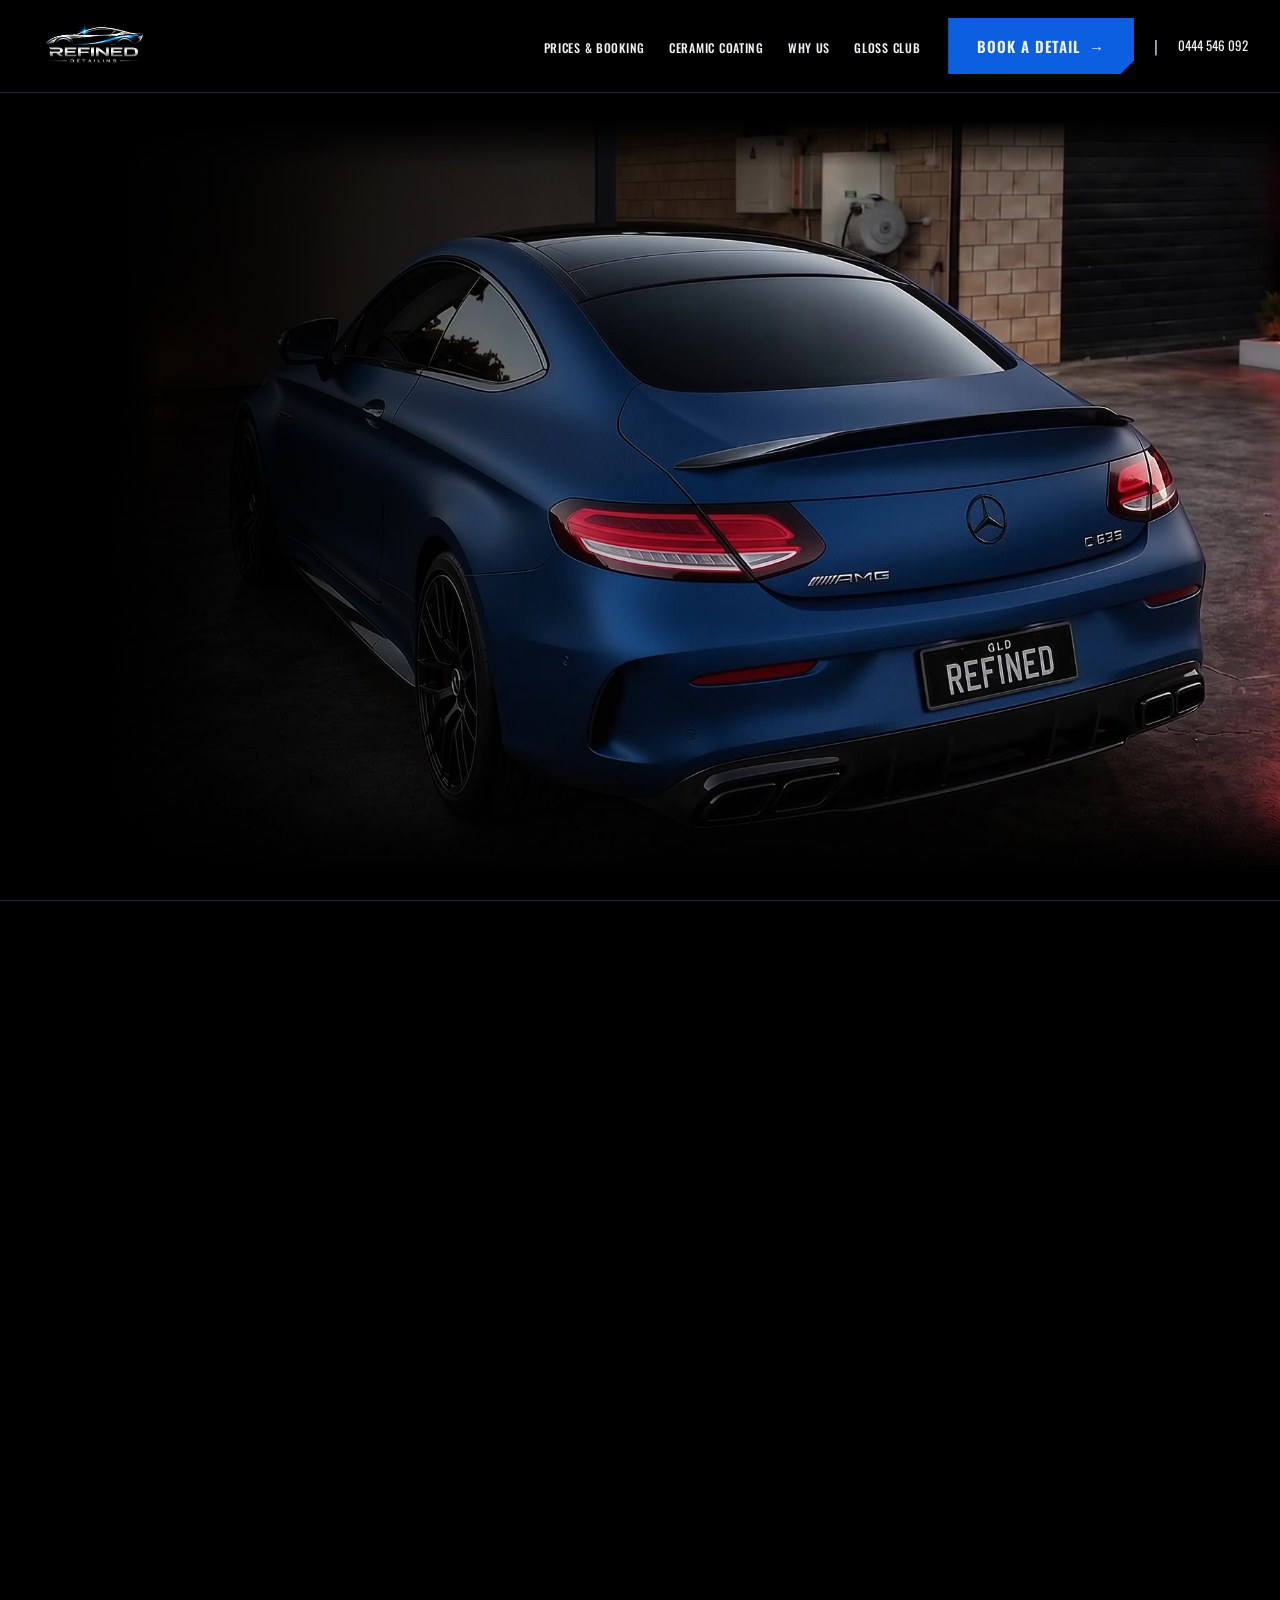
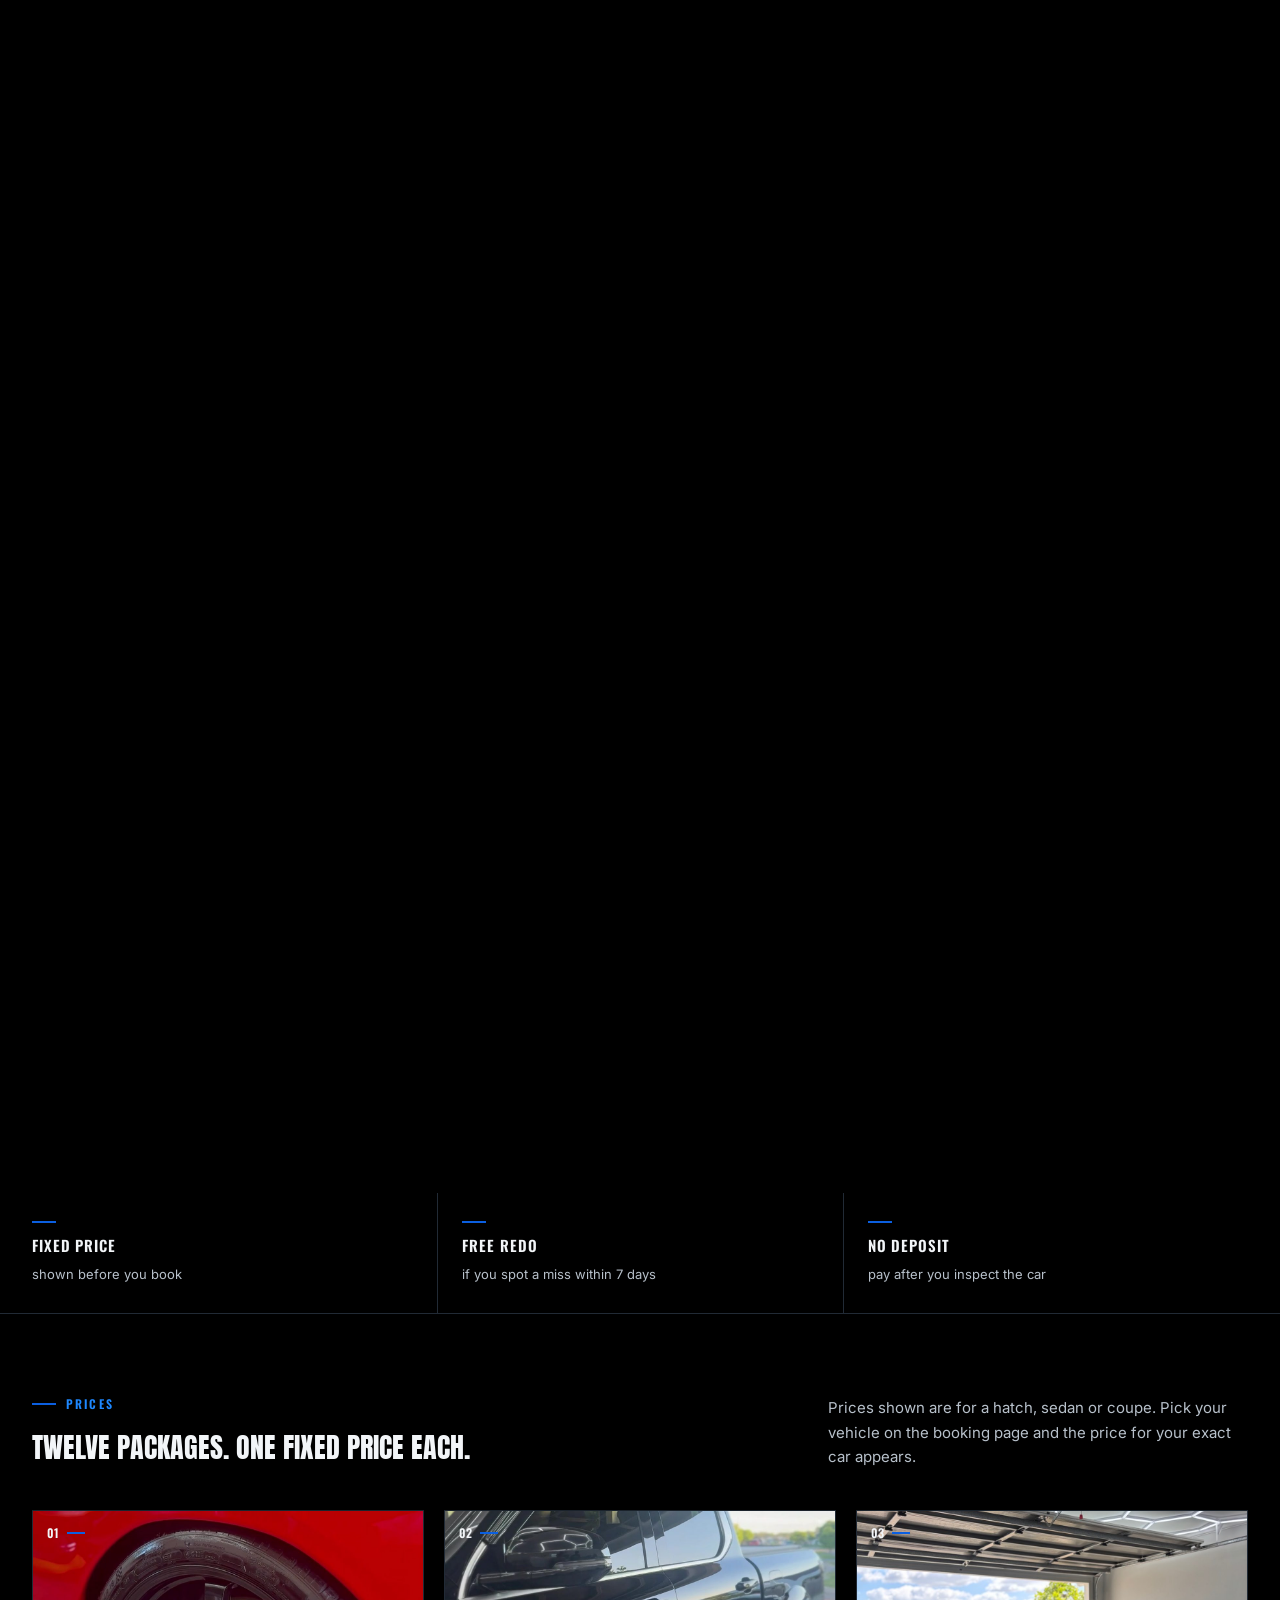
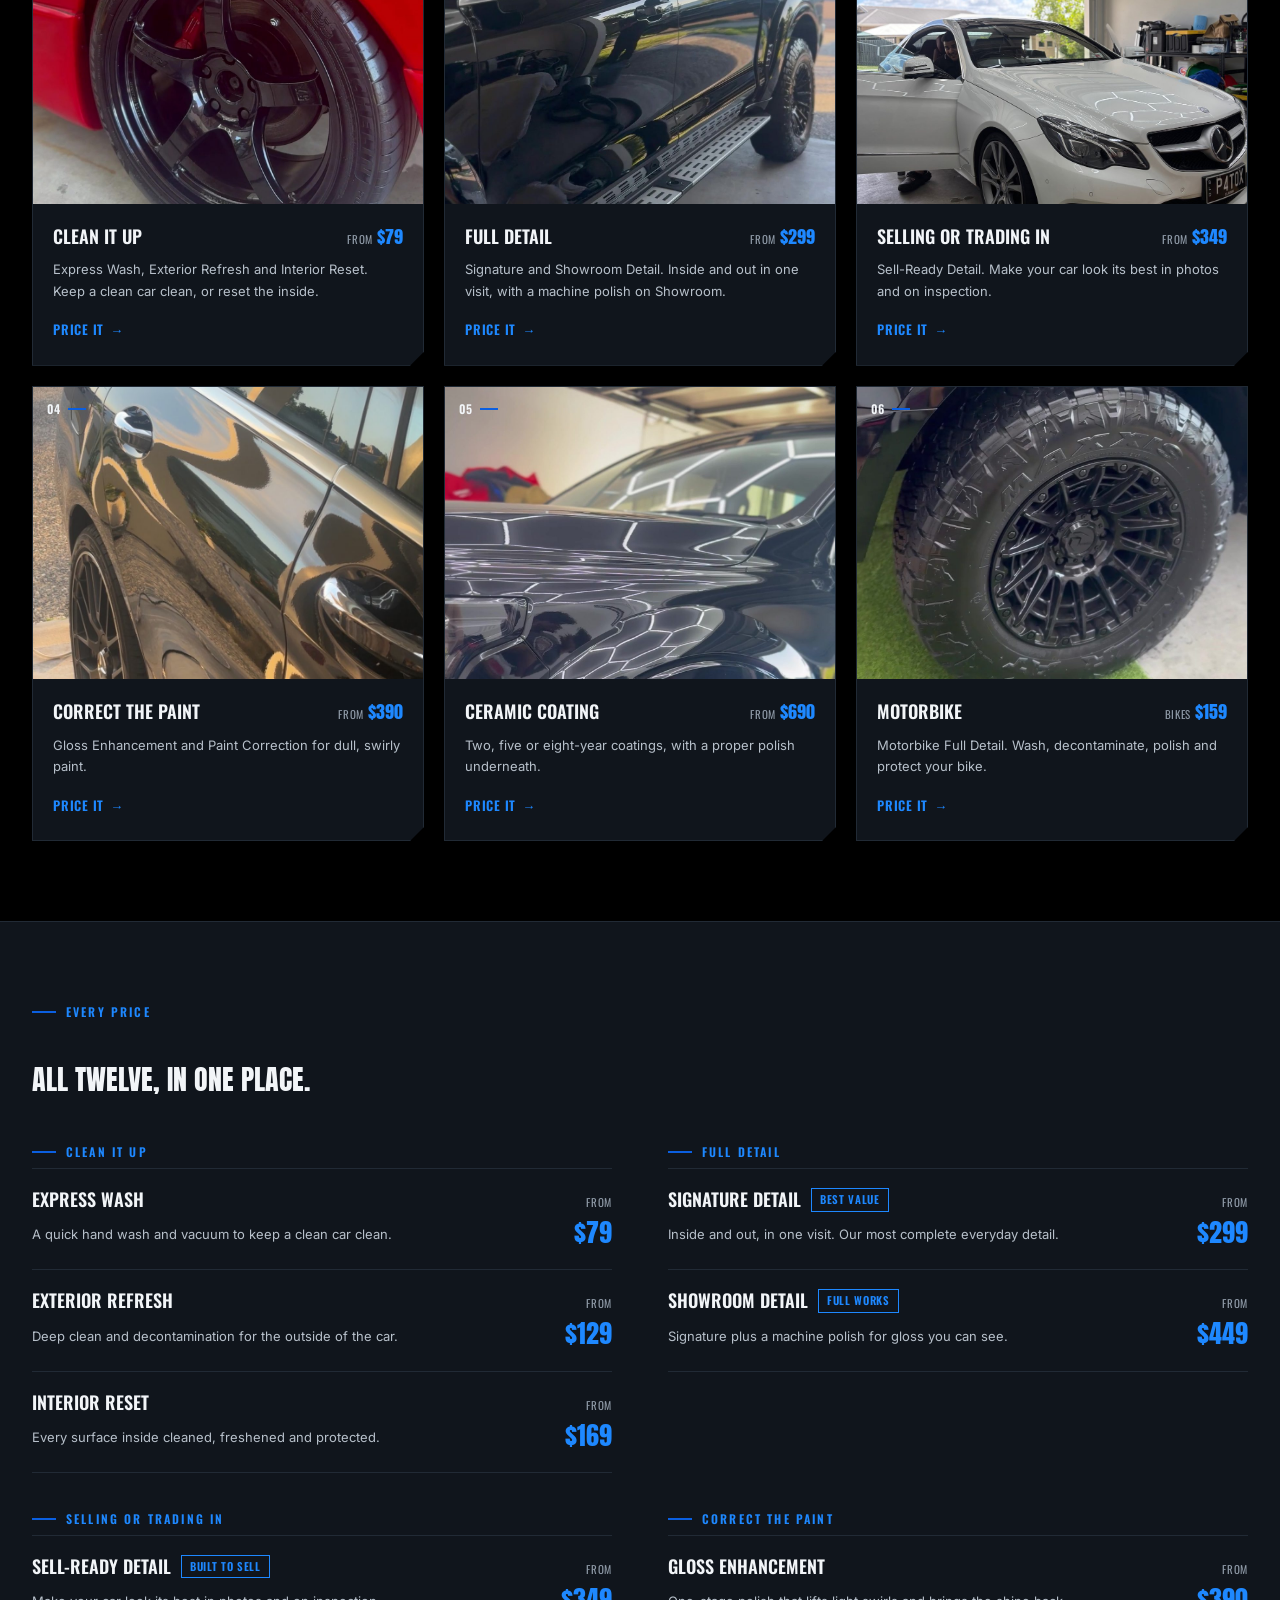
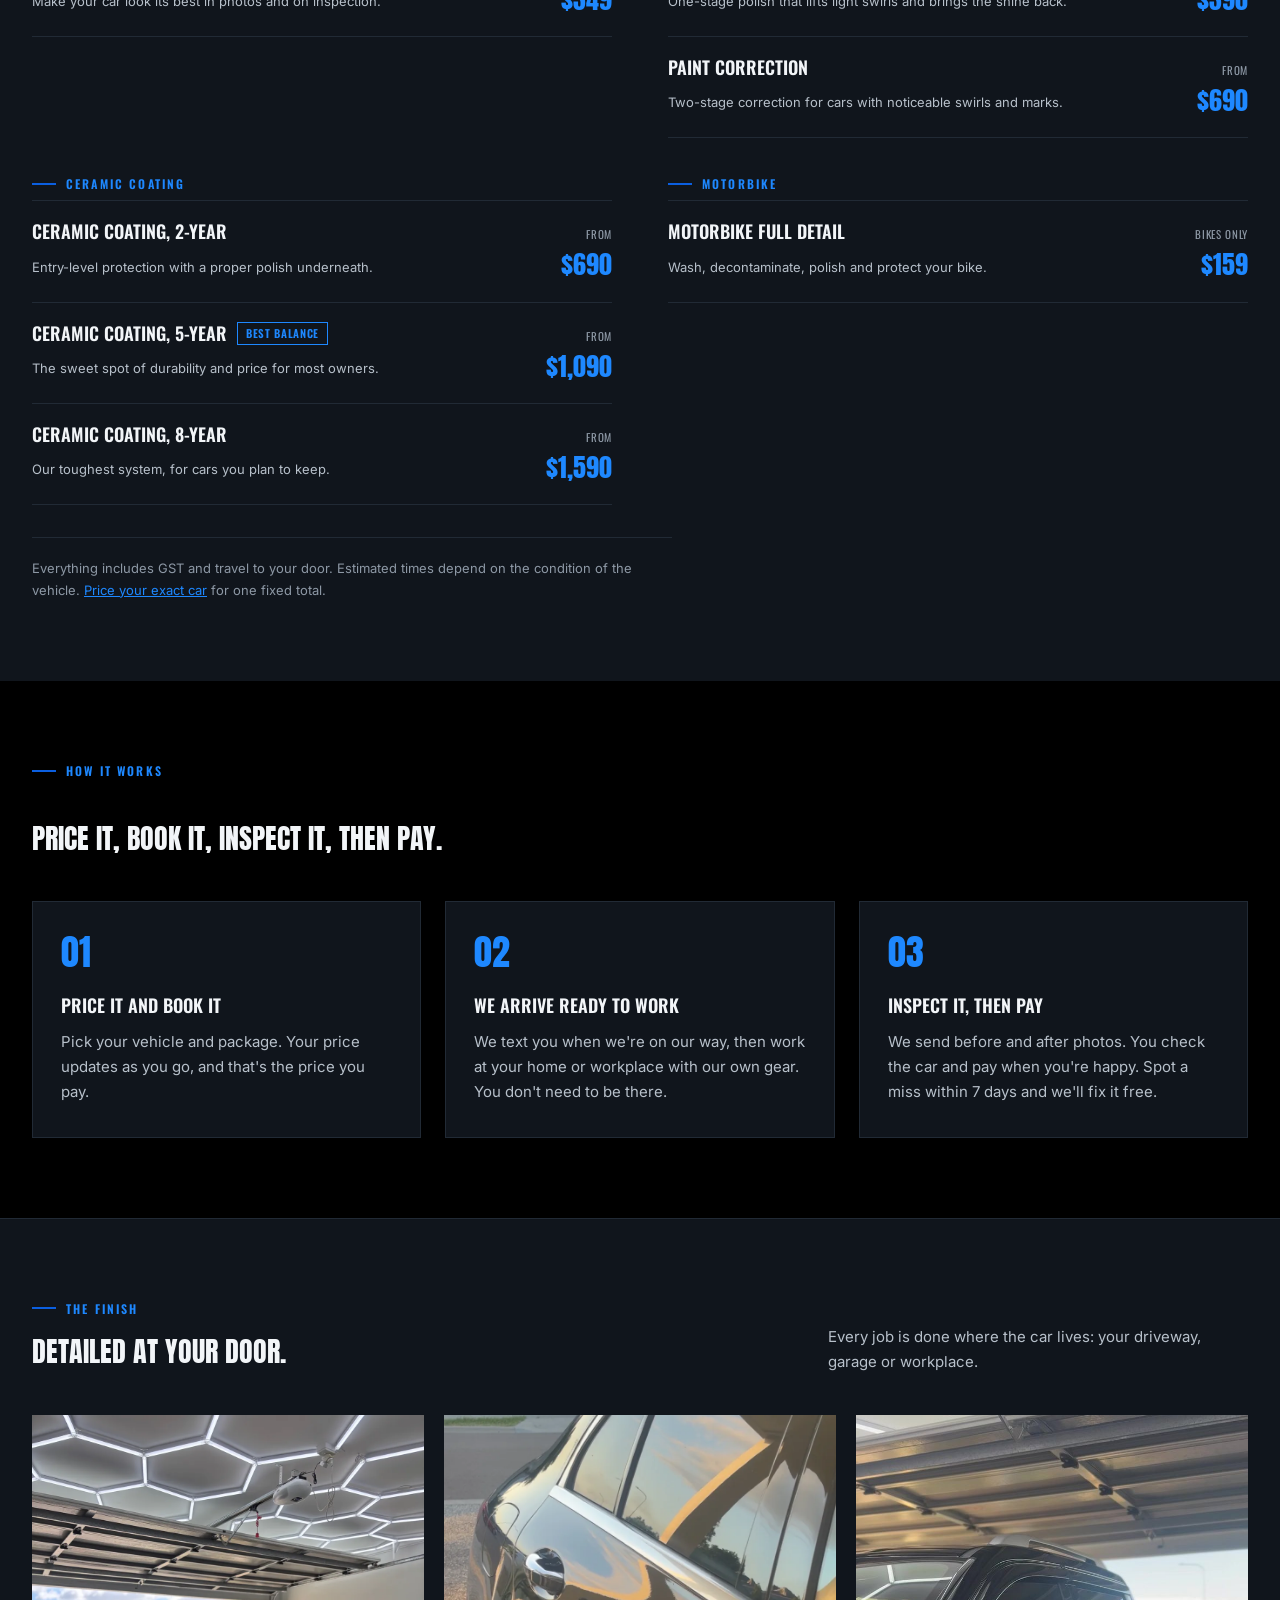
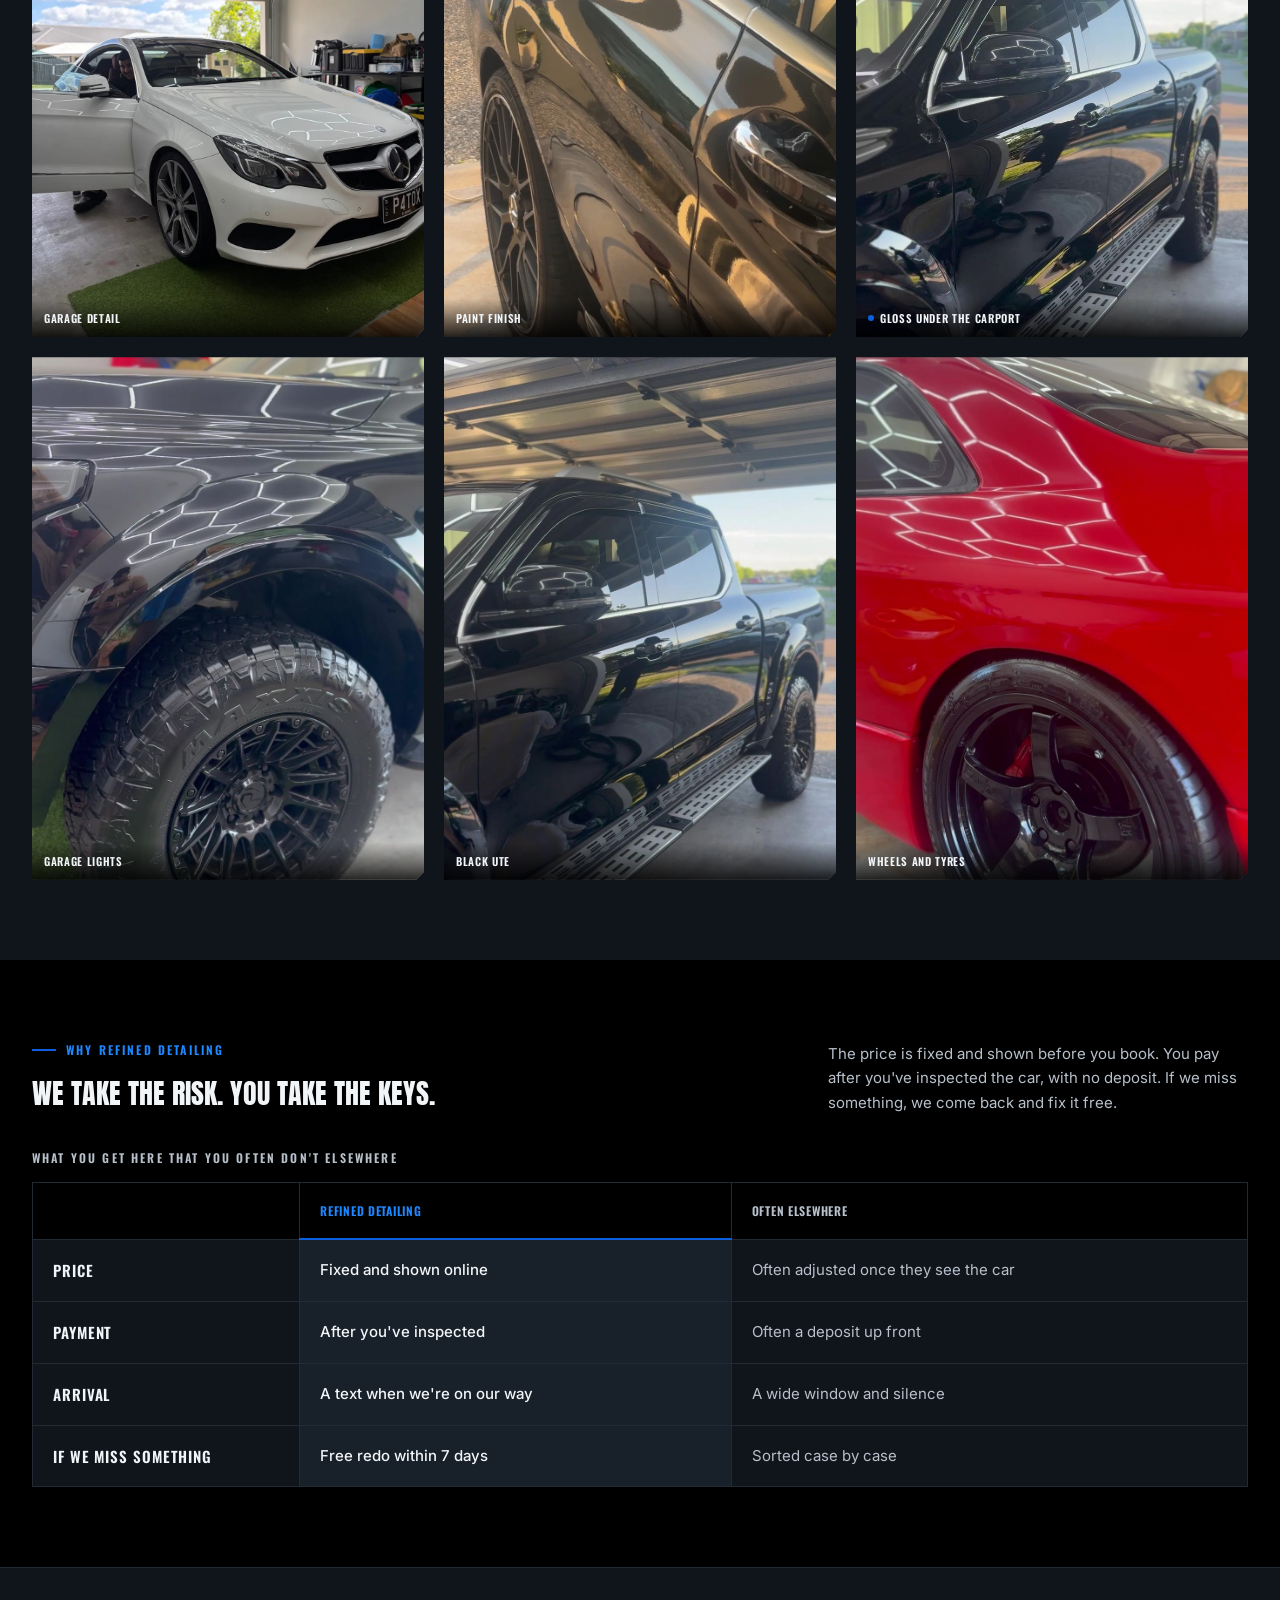
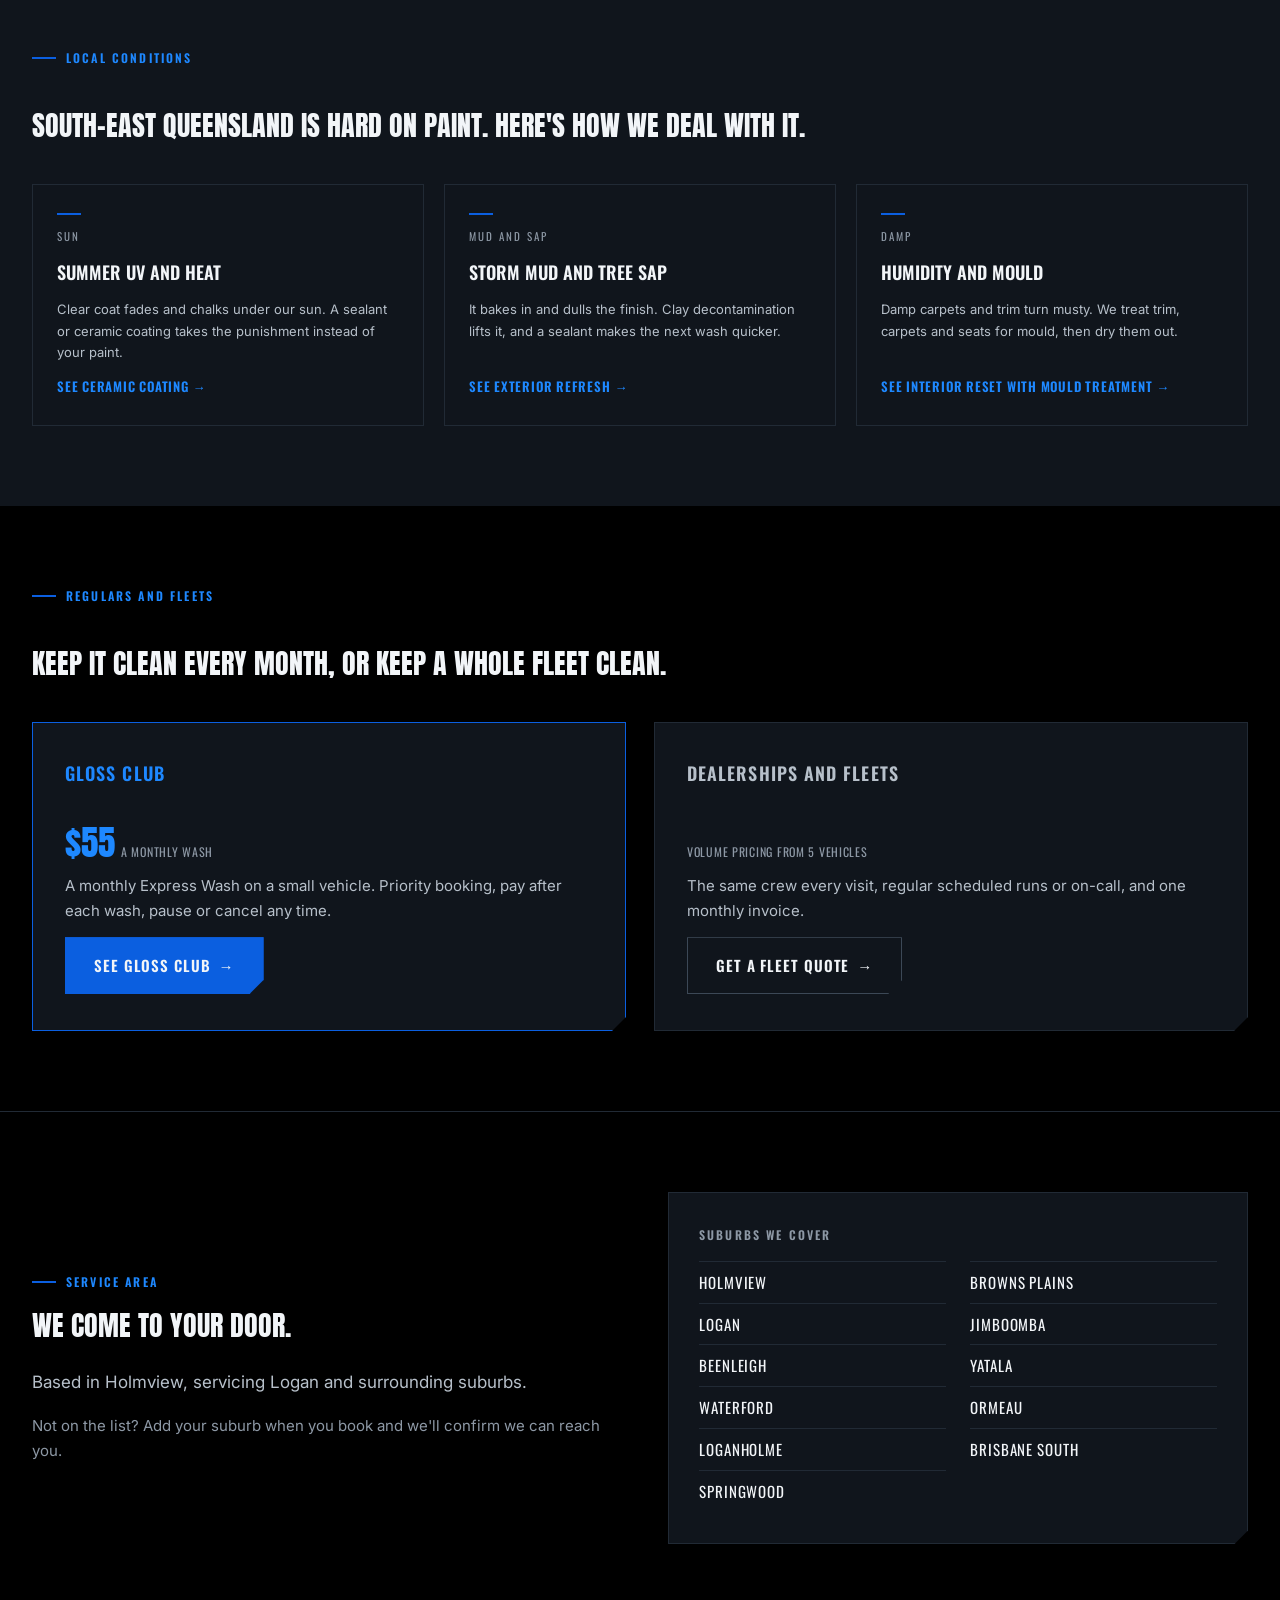
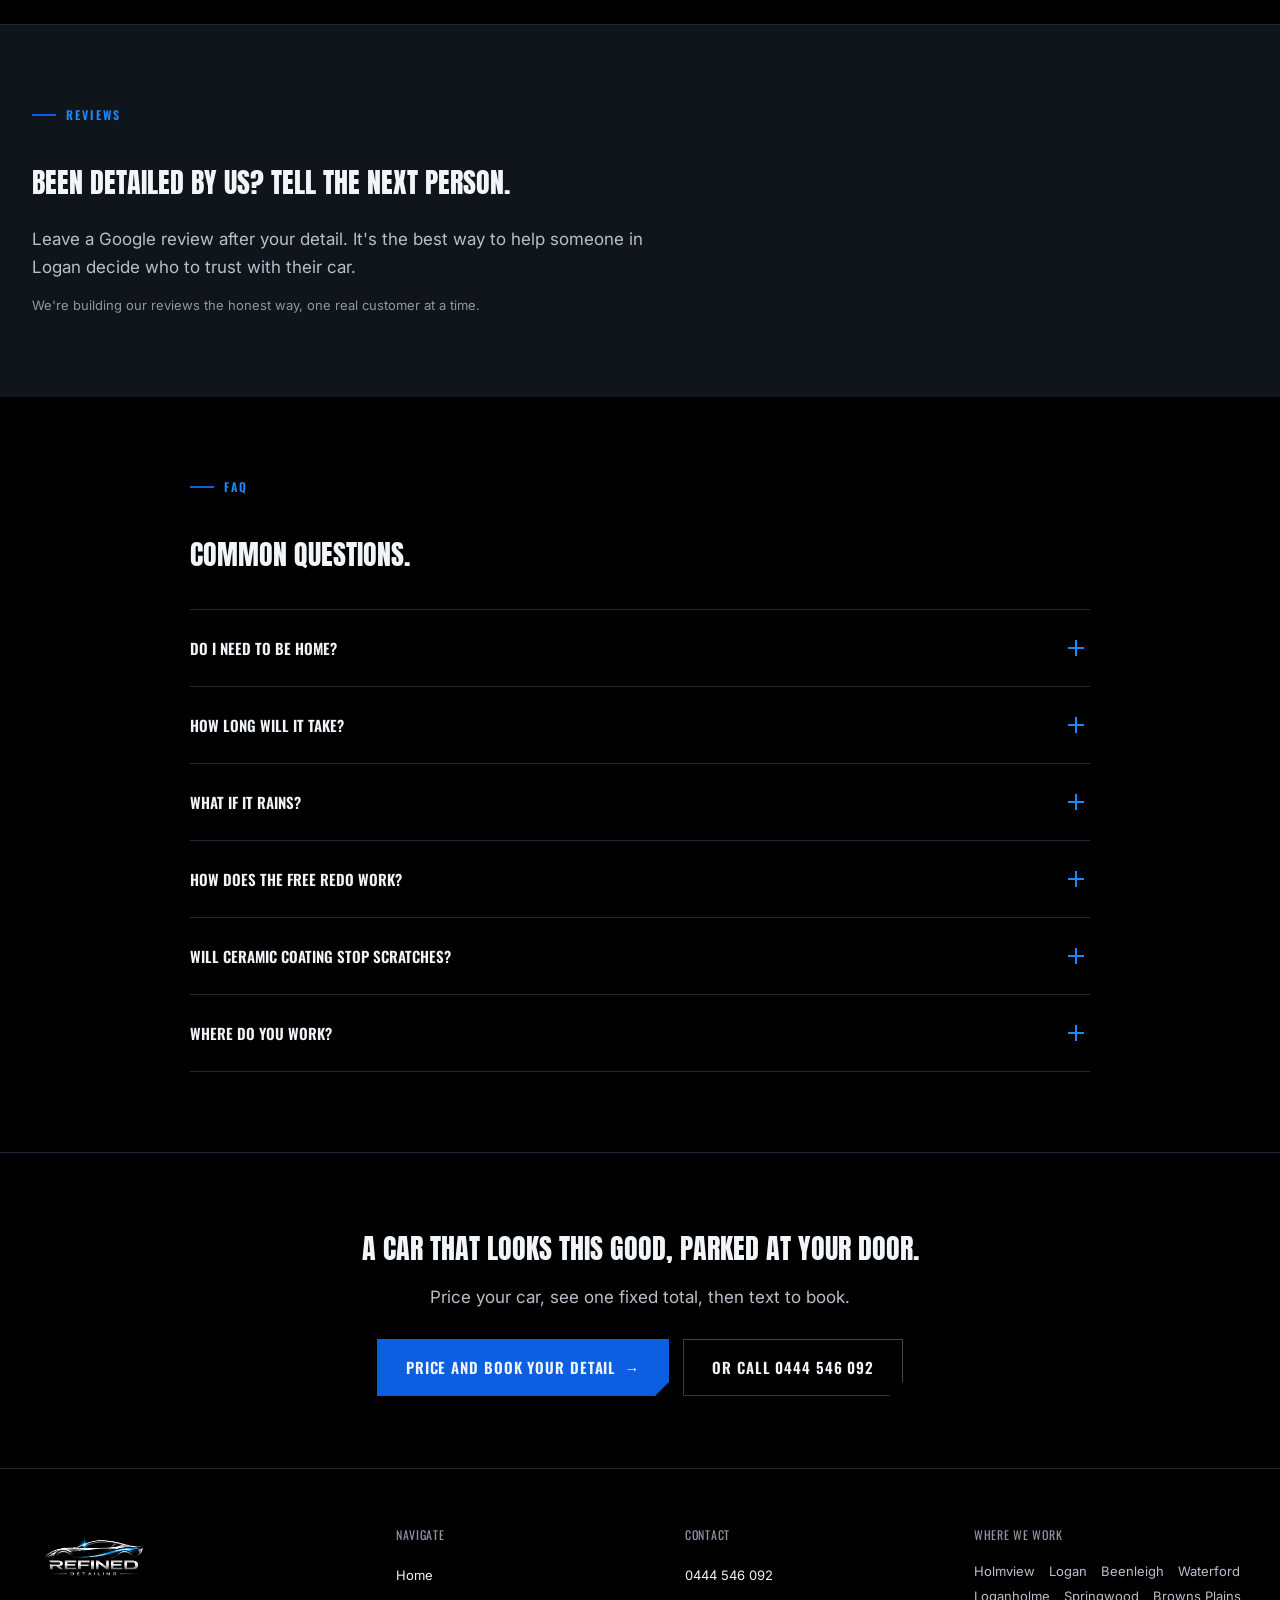
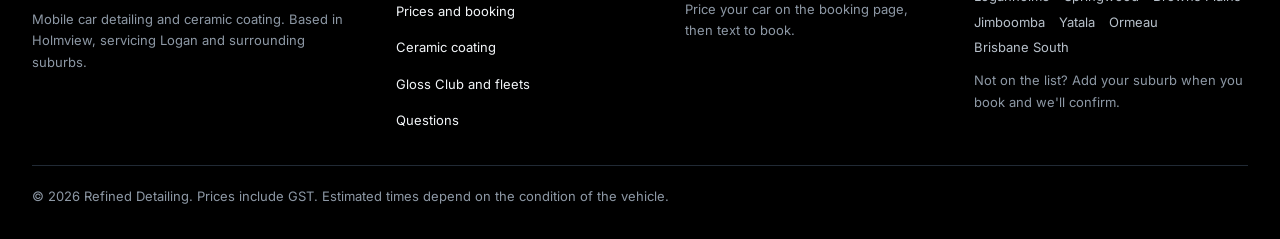
<file: index.html>
<!DOCTYPE html>
<html lang="en-AU">
<head>
<meta charset="UTF-8">
<meta name="viewport" content="width=device-width, initial-scale=1">
<meta name="color-scheme" content="dark">
<meta name="theme-color" content="#000000">
<title>Mobile Car Detailing Logan | Refined Detailing</title>
<meta name="description" content="Mobile car detailing and ceramic coating in Holmview and Logan. Fixed price shown before you book, no deposit, pay after you inspect the car, free redo within 7 days.">
<meta property="og:type" content="website">
<meta property="og:site_name" content="Refined Detailing">
<meta property="og:title" content="Mobile Car Detailing Logan | Refined Detailing">
<meta property="og:description" content="Mobile car detailing and ceramic coating in Holmview and Logan. Fixed price shown before you book, no deposit, pay after you inspect the car, free redo within 7 days.">
<meta property="og:image" content="images/og-image.jpg">
<meta property="og:image:width" content="1200">
<meta property="og:image:height" content="630">
<meta property="og:image:alt" content="Refined Detailing logo: a chrome sports car with a blue light streak">
<meta name="twitter:card" content="summary_large_image">
<meta name="twitter:title" content="Mobile Car Detailing Logan | Refined Detailing">
<meta name="twitter:description" content="Mobile car detailing and ceramic coating in Holmview and Logan. Fixed price shown before you book, no deposit, pay after you inspect the car, free redo within 7 days.">
<meta name="twitter:image" content="images/og-image.jpg">
<link rel="icon" type="image/png" href="images/favicon.png">
<link href="https://fonts.googleapis.com/css2?family=Anton&family=Oswald:wght@400;500;600;700&family=Inter:wght@400;500;600;700&display=swap" rel="stylesheet">
<link rel="stylesheet" href="styles.css">
<script src="main.js"></script>
<script type="application/ld+json">
{
  "@context": "https://schema.org",
  "@type": "LocalBusiness",
  "name": "Refined Detailing",
  "description": "Mobile car detailing and ceramic coating in Holmview and Logan, Queensland. Fixed price shown before you book, pay after you inspect the car, free redo within 7 days.",
  "telephone": "+61444546092",
  "priceRange": "$45 - $2,065",
  "address": {
    "@type": "PostalAddress",
    "addressLocality": "Holmview",
    "addressRegion": "QLD",
    "addressCountry": "AU"
  },
  "areaServed": [
    {
      "@type": "Place",
      "name": "Holmview"
    },
    {
      "@type": "Place",
      "name": "Logan"
    },
    {
      "@type": "Place",
      "name": "Beenleigh"
    },
    {
      "@type": "Place",
      "name": "Waterford"
    },
    {
      "@type": "Place",
      "name": "Loganholme"
    },
    {
      "@type": "Place",
      "name": "Springwood"
    },
    {
      "@type": "Place",
      "name": "Browns Plains"
    },
    {
      "@type": "Place",
      "name": "Jimboomba"
    },
    {
      "@type": "Place",
      "name": "Yatala"
    },
    {
      "@type": "Place",
      "name": "Ormeau"
    },
    {
      "@type": "Place",
      "name": "Brisbane South"
    }
  ]
}
</script>
</head>
<body>
<a class="skip-link" href="#main">Skip to content</a>

<header class="site-header">
  <a class="site-header__logo" href="index.html">
    <img src="images/logo.png" alt="Refined Detailing" width="914" height="514">
  </a>

  <button type="button" class="nav-toggle" aria-expanded="false" aria-controls="site-nav" aria-label="Toggle menu">
    <span class="nav-toggle__bars"></span>
  </button>

  <nav class="site-nav" id="site-nav" aria-label="Primary">
    <ul class="site-nav__links">
      <li><a href="book.html">Prices &amp; Booking</a></li>
      <li><a href="ceramic-coating.html">Ceramic Coating</a></li>
      <li><a href="index.html#why">Why Us</a></li>
      <li><a href="gloss-club.html">Gloss Club</a></li>
    </ul>
    <div class="site-nav__actions">
      <a class="btn btn-primary" href="book.html">Book a Detail <span class="btn-arrow" aria-hidden="true">&rarr;</span></a>
      <span class="site-nav__divider" aria-hidden="true">|</span>
      <a class="site-nav__phone" href="tel:0444546092">0444 546 092</a>
    </div>
  </nav>
</header>

<main id="main">

  <!-- Hero: scroll-scrubbed video. PLACEHOLDER MEDIA: swap images/hero-poster.jpg (poster) and videos/hero-orbit.mp4, keep the file names. -->
  <section class="hero-cinema" id="heroCinema" aria-label="Introduction">
    <div class="hero-cinema__pin">
      <img class="hero-cinema__media" id="heroPoster" src="images/hero-poster.jpg" alt="Matte blue Mercedes-AMG coupe with a REFINED number plate, parked in a garage, camera orbiting from the rear to the front" width="1920" height="1080" loading="eager" fetchpriority="high">
      <video class="hero-cinema__media hero-cinema__media--video" id="heroVideo" muted playsinline preload="none" aria-hidden="true"></video>
      <div class="hero-cinema__scrim" aria-hidden="true"></div>

      <div class="hero-cinema__content hero-cinema__content--start" id="heroContentStart">
        <div class="hero__eyebrow">
          <span class="bar" aria-hidden="true"></span>
          <span class="label">Mobile Detailing, Logan</span>
        </div>
        <h1 class="hero__title">We come to you.<span class="accent">We don't leave until it's perfect.</span></h1>
        <div class="hero__rule" aria-hidden="true"></div>
        <p class="hero__lede">Mobile car detailing and ceramic coating across Logan and surrounding areas. You get a fixed price before we arrive, a free redo if we miss anything, and you pay only after you've inspected the car.</p>
        <div class="hero__ctas">
          <a class="btn btn-primary" href="book.html">Price and book your detail <span class="btn-arrow" aria-hidden="true">&rarr;</span></a>
          <a class="btn btn-secondary" href="tel:0444546092">Or call 0444 546 092</a>
        </div>
        <div class="hero__meta">
          <span>Fixed price</span><span aria-hidden="true">&middot;</span><span>No deposit</span><span aria-hidden="true">&middot;</span><span>Free redo within 7 days</span>
        </div>
      </div>

      <div class="hero-cinema__content hero-cinema__content--end" id="heroContentEnd">
        <div class="hero__eyebrow">
          <span class="bar" aria-hidden="true"></span>
          <span class="label">Refined Detailing</span>
        </div>
        <h2 class="hero__title">We take the risk. You take the keys.</h2>
        <div class="hero__rule" aria-hidden="true"></div>
        <p class="hero__lede">A fixed price shown before you book, no deposit, and a free redo if we miss anything. You pay after you've inspected the car.</p>
        <div class="hero__ctas">
          <a class="btn btn-primary" href="book.html">Price and book your detail <span class="btn-arrow" aria-hidden="true">&rarr;</span></a>
        </div>
      </div>
    </div>
  </section>

  <div class="trust-strip">
    <div class="trust-strip__inner">
      <div class="trust-item"><span class="bar" aria-hidden="true"></span><strong>Fixed price</strong><span>shown before you book</span></div>
      <div class="trust-item"><span class="bar" aria-hidden="true"></span><strong>Free redo</strong><span>if you spot a miss within 7 days</span></div>
      <div class="trust-item"><span class="bar" aria-hidden="true"></span><strong>No deposit</strong><span>pay after you inspect the car</span></div>
    </div>
  </div>

  <!-- TODO: real before/after photos from client -->
  <!-- To switch this on, fill in data-before and data-after with the two image paths (and optionally data-before-webp, data-after-webp, data-before-alt, data-after-alt). It stays hidden until both are set. -->
  <section class="section section--alt is-reveal" id="before-after" aria-labelledby="ba-title" data-ba data-before="" data-after="" hidden>
    <div class="section__inner">
      <div class="section-heading section-heading--stacked">
        <div class="section-heading__eyebrow">
            <span class="bar" aria-hidden="true"></span>
            <span class="label">Before And After</span>
          </div>
        <h2 class="section-heading__title" id="ba-title">Drag to see what a proper detail does.</h2>
      </div>
      <div class="ba-stage" data-ba-stage></div>
    </div>
  </section>

  <section class="section is-reveal" id="prices" aria-labelledby="prices-heading">
    <div class="section__inner">
      <div class="section-heading">
        <div>
          <div class="section-heading__eyebrow">
            <span class="bar" aria-hidden="true"></span>
            <span class="label">Prices</span>
          </div>
          <h2 class="section-heading__title" id="prices-heading">Twelve packages. One fixed price each.</h2>
        </div>
        <p class="section-heading__description">Prices shown are for a hatch, sedan or coupe. Pick your vehicle on the booking page and the price for your exact car appears.</p>
      </div>

      <div class="services-grid">
        <article class="service-card">
          <div class="service-card__media">
            <img src="images/card-red-wheel.jpg" alt="Black alloy wheel and tyre on a red car, cleaned and dressed" loading="lazy" width="1200" height="900">
            <span class="service-card__index">01<span class="bar" aria-hidden="true"></span></span>
          </div>
          <div class="service-card__body">
            <h3 class="service-card__title">Clean it up <span class="service-card__price"><small>from</small><span data-price="express">$79</span></span></h3>
            <p class="service-card__desc">Express Wash, Exterior Refresh and Interior Reset. Keep a clean car clean, or reset the inside.</p>
            <a class="service-card__link" href="book.html#pkg=express">Price It <span aria-hidden="true">&rarr;</span></a>
          </div>
        </article>
        <article class="service-card">
          <div class="service-card__media">
            <img src="images/card-ute-carport.jpg" alt="Black ute with a deep gloss finish parked under a carport" loading="lazy" width="1200" height="900">
            <span class="service-card__index">02<span class="bar" aria-hidden="true"></span></span>
          </div>
          <div class="service-card__body">
            <h3 class="service-card__title">Full detail <span class="service-card__price"><small>from</small><span data-price="signature">$299</span></span></h3>
            <p class="service-card__desc">Signature and Showroom Detail. Inside and out in one visit, with a machine polish on Showroom.</p>
            <a class="service-card__link" href="book.html#pkg=signature">Price It <span aria-hidden="true">&rarr;</span></a>
          </div>
        </article>
        <article class="service-card">
          <div class="service-card__media">
            <img src="images/refined-garage-mercedes.jpg" alt="White Mercedes coupe with the door open in a home garage during a detail" loading="lazy" width="1200" height="900">
            <span class="service-card__index">03<span class="bar" aria-hidden="true"></span></span>
          </div>
          <div class="service-card__body">
            <h3 class="service-card__title">Selling or trading in <span class="service-card__price"><small>from</small><span data-price="sellready">$349</span></span></h3>
            <p class="service-card__desc">Sell-Ready Detail. Make your car look its best in photos and on inspection.</p>
            <a class="service-card__link" href="book.html#pkg=sellready">Price It <span aria-hidden="true">&rarr;</span></a>
          </div>
        </article>
        <article class="service-card">
          <div class="service-card__media">
            <img src="images/refined-paint-closeup.jpg" alt="Close-up of a black car door with deep gloss reflecting the evening sky" loading="lazy" width="1200" height="900">
            <span class="service-card__index">04<span class="bar" aria-hidden="true"></span></span>
          </div>
          <div class="service-card__body">
            <h3 class="service-card__title">Correct the paint <span class="service-card__price"><small>from</small><span data-price="gloss">$390</span></span></h3>
            <p class="service-card__desc">Gloss Enhancement and Paint Correction for dull, swirly paint.</p>
            <a class="service-card__link" href="book.html#pkg=gloss">Price It <span aria-hidden="true">&rarr;</span></a>
          </div>
        </article>
        <article class="service-card">
          <div class="service-card__media">
            <img src="images/card-ute-hex-gloss.jpg" alt="Black ute bonnet and guard with garage lights reflected in deep gloss paint" loading="lazy" width="1200" height="900">
            <span class="service-card__index">05<span class="bar" aria-hidden="true"></span></span>
          </div>
          <div class="service-card__body">
            <h3 class="service-card__title">Ceramic coating <span class="service-card__price"><small>from</small><span data-price="ceramic2">$690</span></span></h3>
            <p class="service-card__desc">Two, five or eight-year coatings, with a proper polish underneath.</p>
            <a class="service-card__link" href="ceramic-coating.html">Price It <span aria-hidden="true">&rarr;</span></a>
          </div>
        </article>
        <article class="service-card">
          <div class="service-card__media">
            <img src="images/card-ute-tyre.jpg" alt="Black alloy wheel and all-terrain tyre, cleaned and dressed" loading="lazy" width="1200" height="900">
            <span class="service-card__index">06<span class="bar" aria-hidden="true"></span></span>
          </div>
          <div class="service-card__body">
            <h3 class="service-card__title">Motorbike <span class="service-card__price"><small>bikes</small><span data-price="bikefull" data-size="b">$159</span></span></h3>
            <p class="service-card__desc">Motorbike Full Detail. Wash, decontaminate, polish and protect your bike.</p>
            <a class="service-card__link" href="book.html#pkg=bikefull">Price It <span aria-hidden="true">&rarr;</span></a>
          </div>
        </article>
      </div>
    </div>
  </section>

  <section class="section section--alt is-reveal" aria-labelledby="all-prices-heading">
    <div class="section__inner">
      <div class="section-heading section-heading--stacked">
        <div class="section-heading__eyebrow">
            <span class="bar" aria-hidden="true"></span>
            <span class="label">Every Price</span>
          </div>
        <h2 class="section-heading__title" id="all-prices-heading">All twelve, in one place.</h2>
      </div>
      <div class="price-groups">
        <div class="price-group">
          <h3 class="price-group__title">Clean it up</h3>
          <ul class="price-list">
          <li class="price-row">
            <span class="price-row__name"><a href="book.html#pkg=express">Express Wash</a></span>
            <span class="price-row__blurb">A quick hand wash and vacuum to keep a clean car clean.</span>
            <span class="price-row__price"><small>from</small><span data-price="express">$79</span></span>
          </li>
          <li class="price-row">
            <span class="price-row__name"><a href="book.html#pkg=refresh">Exterior Refresh</a></span>
            <span class="price-row__blurb">Deep clean and decontamination for the outside of the car.</span>
            <span class="price-row__price"><small>from</small><span data-price="refresh">$129</span></span>
          </li>
          <li class="price-row">
            <span class="price-row__name"><a href="book.html#pkg=interior">Interior Reset</a></span>
            <span class="price-row__blurb">Every surface inside cleaned, freshened and protected.</span>
            <span class="price-row__price"><small>from</small><span data-price="interior">$169</span></span>
          </li>
          </ul>
        </div>
        <div class="price-group">
          <h3 class="price-group__title">Full detail</h3>
          <ul class="price-list">
          <li class="price-row">
            <span class="price-row__name"><a href="book.html#pkg=signature">Signature Detail</a><span class="chip">Best value</span></span>
            <span class="price-row__blurb">Inside and out, in one visit. Our most complete everyday detail.</span>
            <span class="price-row__price"><small>from</small><span data-price="signature">$299</span></span>
          </li>
          <li class="price-row">
            <span class="price-row__name"><a href="book.html#pkg=showroom">Showroom Detail</a><span class="chip">Full works</span></span>
            <span class="price-row__blurb">Signature plus a machine polish for gloss you can see.</span>
            <span class="price-row__price"><small>from</small><span data-price="showroom">$449</span></span>
          </li>
          </ul>
        </div>
        <div class="price-group">
          <h3 class="price-group__title">Selling or trading in</h3>
          <ul class="price-list">
          <li class="price-row">
            <span class="price-row__name"><a href="book.html#pkg=sellready">Sell-Ready Detail</a><span class="chip">Built to sell</span></span>
            <span class="price-row__blurb">Make your car look its best in photos and on inspection.</span>
            <span class="price-row__price"><small>from</small><span data-price="sellready">$349</span></span>
          </li>
          </ul>
        </div>
        <div class="price-group">
          <h3 class="price-group__title">Correct the paint</h3>
          <ul class="price-list">
          <li class="price-row">
            <span class="price-row__name"><a href="book.html#pkg=gloss">Gloss Enhancement</a></span>
            <span class="price-row__blurb">One-stage polish that lifts light swirls and brings the shine back.</span>
            <span class="price-row__price"><small>from</small><span data-price="gloss">$390</span></span>
          </li>
          <li class="price-row">
            <span class="price-row__name"><a href="book.html#pkg=correction">Paint Correction</a></span>
            <span class="price-row__blurb">Two-stage correction for cars with noticeable swirls and marks.</span>
            <span class="price-row__price"><small>from</small><span data-price="correction">$690</span></span>
          </li>
          </ul>
        </div>
        <div class="price-group">
          <h3 class="price-group__title">Ceramic coating</h3>
          <ul class="price-list">
          <li class="price-row">
            <span class="price-row__name"><a href="book.html#pkg=ceramic2">Ceramic Coating, 2-year</a></span>
            <span class="price-row__blurb">Entry-level protection with a proper polish underneath.</span>
            <span class="price-row__price"><small>from</small><span data-price="ceramic2">$690</span></span>
          </li>
          <li class="price-row">
            <span class="price-row__name"><a href="book.html#pkg=ceramic5">Ceramic Coating, 5-year</a><span class="chip">Best balance</span></span>
            <span class="price-row__blurb">The sweet spot of durability and price for most owners.</span>
            <span class="price-row__price"><small>from</small><span data-price="ceramic5">$1,090</span></span>
          </li>
          <li class="price-row">
            <span class="price-row__name"><a href="book.html#pkg=ceramic8">Ceramic Coating, 8-year</a></span>
            <span class="price-row__blurb">Our toughest system, for cars you plan to keep.</span>
            <span class="price-row__price"><small>from</small><span data-price="ceramic8">$1,590</span></span>
          </li>
          </ul>
        </div>
        <div class="price-group">
          <h3 class="price-group__title">Motorbike</h3>
          <ul class="price-list">
          <li class="price-row">
            <span class="price-row__name"><a href="book.html#pkg=bikefull">Motorbike Full Detail</a></span>
            <span class="price-row__blurb">Wash, decontaminate, polish and protect your bike.</span>
            <span class="price-row__price"><small>bikes only</small><span data-price="bikefull" data-size="b">$159</span></span>
          </li>
          </ul>
        </div>
      </div>
      <p class="price-disclaimer price-disclaimer--section">Everything includes GST and travel to your door. Estimated times depend on the condition of the vehicle. <a href="book.html">Price your exact car</a> for one fixed total.</p>
    </div>
  </section>

  <section class="section is-reveal" id="how" aria-labelledby="how-heading">
    <div class="section__inner">
      <div class="section-heading section-heading--stacked">
        <div class="section-heading__eyebrow">
            <span class="bar" aria-hidden="true"></span>
            <span class="label">How It Works</span>
          </div>
        <h2 class="section-heading__title" id="how-heading">Price it, book it, inspect it, then pay.</h2>
      </div>
      <div class="process-grid">
        <div class="process-card">
          <span class="process-card__num">01</span>
          <h3 class="process-card__title">Price it and book it</h3>
          <p class="process-card__desc">Pick your vehicle and package. Your price updates as you go, and that's the price you pay.</p>
        </div>
        <div class="process-card">
          <span class="process-card__num">02</span>
          <h3 class="process-card__title">We arrive ready to work</h3>
          <p class="process-card__desc">We text you when we're on our way, then work at your home or workplace with our own gear. You don't need to be there.</p>
        </div>
        <div class="process-card">
          <span class="process-card__num">03</span>
          <h3 class="process-card__title">Inspect it, then pay</h3>
          <p class="process-card__desc">We send before and after photos. You check the car and pay when you're happy. Spot a miss within 7 days and we'll fix it free.</p>
        </div>
      </div>
    </div>
  </section>

  <!-- Gallery: two real Refined photos plus PLACEHOLDER tiles (swap the files, keep the names). -->
  <section class="section section--alt is-reveal" aria-labelledby="gallery-heading">
    <div class="section__inner">
      <div class="section-heading">
        <div>
          <div class="section-heading__eyebrow">
            <span class="bar" aria-hidden="true"></span>
            <span class="label">The Finish</span>
          </div>
          <h2 class="section-heading__title" id="gallery-heading">Detailed at your door.</h2>
        </div>
        <p class="section-heading__description">Every job is done where the car lives: your driveway, garage or workplace.</p>
      </div>

      <div class="gallery-grid">
        <div class="gallery-item">
          <picture>
            <source srcset="images/refined-garage-mercedes.webp" type="image/webp">
            <img src="images/refined-garage-mercedes.jpg" alt="White Mercedes coupe with the door open in a home garage during a detail" loading="lazy" width="1080" height="1440">
          </picture>
          <span class="gallery-item__caption">Garage detail</span>
        </div>
        <div class="gallery-item">
          <picture>
            <source srcset="images/refined-paint-closeup.webp" type="image/webp">
            <img src="images/refined-paint-closeup.jpg" alt="Close-up of a black car door with deep gloss reflecting the evening sky" loading="lazy" width="900" height="1600">
          </picture>
          <span class="gallery-item__caption">Paint finish</span>
        </div>
        <div class="gallery-item gallery-item--video">
          <video class="autoplay-video" data-autoplay-src="videos/refined-carport.mp4" muted loop playsinline preload="none" poster="images/gallery-video-poster.jpg" aria-hidden="true" width="720" height="1280"></video>
          <span class="gallery-item__caption"><span class="dot" aria-hidden="true"></span>Gloss under the carport</span>
        </div>
        <div class="gallery-item">
          <img src="images/gallery-ute-hex-gloss.jpg" alt="Black ute guard and tyre with garage lights reflected in the paint" loading="lazy" width="900" height="1600">
          <span class="gallery-item__caption">Garage lights</span>
        </div>
        <div class="gallery-item">
          <img src="images/gallery-ute-carport.jpg" alt="Black ute with a deep gloss finish parked under a carport" loading="lazy" width="900" height="1600">
          <span class="gallery-item__caption">Black ute</span>
        </div>
        <div class="gallery-item">
          <img src="images/gallery-red-wheel.jpg" alt="Black alloy wheel and tyre on a red car, cleaned and dressed" loading="lazy" width="900" height="1600">
          <span class="gallery-item__caption">Wheels and tyres</span>
        </div>
      </div>
      </div>
    </div>
  </section>

  <section class="section is-reveal" id="why" aria-labelledby="why-heading">
    <div class="section__inner">
      <div class="section-heading">
        <div>
          <div class="section-heading__eyebrow">
            <span class="bar" aria-hidden="true"></span>
            <span class="label">Why Refined Detailing</span>
          </div>
          <h2 class="section-heading__title" id="why-heading">We take the risk. You take the keys.</h2>
        </div>
        <p class="section-heading__description">The price is fixed and shown before you book. You pay after you've inspected the car, with no deposit. If we miss something, we come back and fix it free.</p>
      </div>
      <table class="compare">
        <caption>What you get here that you often don't elsewhere</caption>
        <thead>
          <tr><th scope="col"><span class="visually-hidden">Topic</span></th><th scope="col" class="is-us">Refined Detailing</th><th scope="col">Often elsewhere</th></tr>
        </thead>
        <tbody>
          <tr><th scope="row">Price</th><td class="is-us">Fixed and shown online</td><td>Often adjusted once they see the car</td></tr>
          <tr><th scope="row">Payment</th><td class="is-us">After you've inspected</td><td>Often a deposit up front</td></tr>
          <tr><th scope="row">Arrival</th><td class="is-us">A text when we're on our way</td><td>A wide window and silence</td></tr>
          <tr><th scope="row">If we miss something</th><td class="is-us">Free redo within 7 days</td><td>Sorted case by case</td></tr>
        </tbody>
      </table>
    </div>
  </section>

  <section class="section section--alt is-reveal" id="qld" aria-labelledby="qld-heading">
    <div class="section__inner">
      <div class="section-heading section-heading--stacked">
        <div class="section-heading__eyebrow">
            <span class="bar" aria-hidden="true"></span>
            <span class="label">Local Conditions</span>
          </div>
        <h2 class="section-heading__title" id="qld-heading">South-east Queensland is hard on paint. Here's how we deal with it.</h2>
      </div>
      <div class="features-grid features-grid--three">
        <div class="feature-card">
          <span class="bar" aria-hidden="true"></span>
          <span class="feature-card__label">Sun</span>
          <h3 class="feature-card__title">Summer UV and heat</h3>
          <p class="feature-card__desc">Clear coat fades and chalks under our sun. A sealant or ceramic coating takes the punishment instead of your paint.</p>
          <a class="feature-card__link" href="ceramic-coating.html">See ceramic coating &rarr;</a>
        </div>
        <div class="feature-card">
          <span class="bar" aria-hidden="true"></span>
          <span class="feature-card__label">Mud and sap</span>
          <h3 class="feature-card__title">Storm mud and tree sap</h3>
          <p class="feature-card__desc">It bakes in and dulls the finish. Clay decontamination lifts it, and a sealant makes the next wash quicker.</p>
          <a class="feature-card__link" href="book.html#pkg=refresh">See Exterior Refresh &rarr;</a>
        </div>
        <div class="feature-card">
          <span class="bar" aria-hidden="true"></span>
          <span class="feature-card__label">Damp</span>
          <h3 class="feature-card__title">Humidity and mould</h3>
          <p class="feature-card__desc">Damp carpets and trim turn musty. We treat trim, carpets and seats for mould, then dry them out.</p>
          <a class="feature-card__link" href="book.html#pkg=interior&amp;extras=mould">See Interior Reset with mould treatment &rarr;</a>
        </div>
      </div>
    </div>
  </section>

  <section class="section is-reveal" id="club" aria-labelledby="club-heading">
    <div class="section__inner">
      <div class="section-heading section-heading--stacked">
        <div class="section-heading__eyebrow">
            <span class="bar" aria-hidden="true"></span>
            <span class="label">Regulars And Fleets</span>
          </div>
        <h2 class="section-heading__title" id="club-heading">Keep it clean every month, or keep a whole fleet clean.</h2>
      </div>
      <div class="compare-grid compare-grid--top">
        <div class="compare-card compare-card--accent">
          <h3 class="compare-card__title">Gloss Club</h3>
          <p class="compare-card__price"><span data-club="s">$55</span><small>a monthly wash</small></p>
          <p class="compare-card__text">A monthly Express Wash on a small vehicle. Priority booking, pay after each wash, pause or cancel any time.</p>
          <a class="btn btn-primary" href="gloss-club.html">See Gloss Club <span class="btn-arrow" aria-hidden="true">&rarr;</span></a>
        </div>
        <div class="compare-card">
          <h3 class="compare-card__title">Dealerships and fleets</h3>
          <p class="compare-card__price"><small>Volume pricing from 5 vehicles</small></p>
          <p class="compare-card__text">The same crew every visit, regular scheduled runs or on-call, and one monthly invoice.</p>
          <a class="btn btn-secondary" href="gloss-club.html#fleet">Get a fleet quote <span class="btn-arrow" aria-hidden="true">&rarr;</span></a>
        </div>
      </div>
    </div>
  </section>

  <section class="section section--divider is-reveal" aria-labelledby="area-heading">
    <div class="section__inner">
      <div class="service-detail__inner">
        <div>
          <div class="section-heading__eyebrow">
            <span class="bar" aria-hidden="true"></span>
            <span class="label">Service Area</span>
          </div>
          <h2 class="section-heading__title" id="area-heading">We come to your door.</h2>
          <p class="area-lede">Based in Holmview, servicing Logan and surrounding suburbs.</p>
          <p class="area-note">Not on the list? Add your suburb when you book and we'll confirm we can reach you.</p>
        </div>
        <div class="area-panel">
          <p class="area-panel__title">Suburbs we cover</p>
          <ul class="area-list"><li>Holmview</li><li>Logan</li><li>Beenleigh</li><li>Waterford</li><li>Loganholme</li><li>Springwood</li><li>Browns Plains</li><li>Jimboomba</li><li>Yatala</li><li>Ormeau</li><li>Brisbane South</li></ul>
        </div>
      </div>
    </div>
  </section>

  <section class="section section--alt is-reveal" id="reviews" aria-labelledby="reviews-heading">
    <div class="section__inner">
      <div class="section-heading section-heading--stacked">
        <div class="section-heading__eyebrow">
            <span class="bar" aria-hidden="true"></span>
            <span class="label">Reviews</span>
          </div>
        <h2 class="section-heading__title" id="reviews-heading">Been detailed by us? Tell the next person.</h2>
      </div>
      <!-- TODO: link "Leave a Google review" once the real Google Business Profile URL is confirmed. No rating numbers until then. -->
      <p class="area-lede">Leave a Google review after your detail. It's the best way to help someone in Logan decide who to trust with their car.</p>
      <p class="reviews-note">We're building our reviews the honest way, one real customer at a time.</p>
    </div>
  </section>

  <section class="section is-reveal" id="faq" aria-labelledby="faq-heading">
    <div class="section__inner faq">
      <div class="section-heading section-heading--stacked">
        <div class="section-heading__eyebrow">
            <span class="bar" aria-hidden="true"></span>
            <span class="label">FAQ</span>
          </div>
        <h2 class="section-heading__title" id="faq-heading">Common questions.</h2>
      </div>
      <div class="faq-list" data-faq>
        <div class="faq-item">
          <h3 class="faq-item__q"><button type="button" class="faq-q" aria-expanded="false" aria-controls="faq-a1">Do I need to be home?</button></h3>
          <p class="faq-item__a" id="faq-a1">No. Leave the car in your driveway or at your workplace and tell us where to find the key. We bring our own water and power, and we text you when we arrive and when we're done.</p>
        </div>
        <div class="faq-item">
          <h3 class="faq-item__q"><button type="button" class="faq-q" aria-expanded="false" aria-controls="faq-a2">How long will it take?</button></h3>
          <p class="faq-item__a" id="faq-a2">Your booking summary shows an estimate for your exact package and extras. Ceramic coating takes one to two days.</p>
        </div>
        <div class="faq-item">
          <h3 class="faq-item__q"><button type="button" class="faq-q" aria-expanded="false" aria-controls="faq-a3">What if it rains?</button></h3>
          <p class="faq-item__a" id="faq-a3">Under a carport or garage we can usually work under cover. Otherwise we move your booking to a new day at no charge.</p>
        </div>
        <div class="faq-item">
          <h3 class="faq-item__q"><button type="button" class="faq-q" aria-expanded="false" aria-controls="faq-a4">How does the free redo work?</button></h3>
          <p class="faq-item__a" id="faq-a4">Tell us within 7 days and we'll come back and fix it free. Stone chips, new damage and normal wear afterwards aren't covered.</p>
        </div>
        <div class="faq-item">
          <h3 class="faq-item__q"><button type="button" class="faq-q" aria-expanded="false" aria-controls="faq-a5">Will ceramic coating stop scratches?</button></h3>
          <p class="faq-item__a" id="faq-a5">No. It resists light marks and makes paint easier to clean, but it can't stop stone chips or deep scratches and it isn't a substitute for washing.</p>
        </div>
        <div class="faq-item">
          <h3 class="faq-item__q"><button type="button" class="faq-q" aria-expanded="false" aria-controls="faq-a6">Where do you work?</button></h3>
          <p class="faq-item__a" id="faq-a6">Logan and surrounding suburbs. Add your suburb when you book and we'll confirm.</p>
        </div>
      </div>
    </div>
  </section>

  <section class="section section--divider cta is-reveal" aria-labelledby="cta-heading">
    <h2 class="cta__title" id="cta-heading">A car that looks this good, parked at your door.</h2>
    <p class="cta__lede">Price your car, see one fixed total, then text to book.</p>
    <div class="cta__actions">
      <a class="btn btn-primary" href="book.html">Price and book your detail <span class="btn-arrow" aria-hidden="true">&rarr;</span></a>
      <a class="btn btn-secondary" href="tel:0444546092">Or call 0444 546 092</a>
    </div>
  </section>

</main>
<footer class="site-footer">
  <div class="site-footer__grid">
    <div>
      <img class="site-footer__logo" src="images/logo.png" alt="Refined Detailing logo" width="914" height="514" loading="lazy">
      <p class="site-footer__blurb">Mobile car detailing and ceramic coating. Based in Holmview, servicing Logan and surrounding suburbs.</p>
    </div>
    <div>
      <h3 class="site-footer__heading">Navigate</h3>
      <ul class="site-footer__links">
        <li><a href="index.html">Home</a></li>
        <li><a href="book.html">Prices and booking</a></li>
        <li><a href="ceramic-coating.html">Ceramic coating</a></li>
        <li><a href="gloss-club.html">Gloss Club and fleets</a></li>
        <li><a href="index.html#faq">Questions</a></li>
      </ul>
    </div>
    <div>
      <h3 class="site-footer__heading">Contact</h3>
      <ul class="site-footer__links">
        <li><a href="tel:0444546092">0444 546 092</a></li>
      </ul>
      <p class="site-footer__note">Price your car on the booking page, then text to book.</p>
    </div>
    <div>
      <h3 class="site-footer__heading">Where we work</h3>
      <ul class="site-footer__suburbs"><li>Holmview</li><li>Logan</li><li>Beenleigh</li><li>Waterford</li><li>Loganholme</li><li>Springwood</li><li>Browns Plains</li><li>Jimboomba</li><li>Yatala</li><li>Ormeau</li><li>Brisbane South</li></ul>
      <p class="site-footer__note">Not on the list? Add your suburb when you book and we'll confirm.</p>
    </div>
  </div>
  <div class="site-footer__bottom">
    <p>&copy; 2026 Refined Detailing. Prices include GST. Estimated times depend on the condition of the vehicle.</p>
  </div>
</footer>
</body>
</html>
</file>
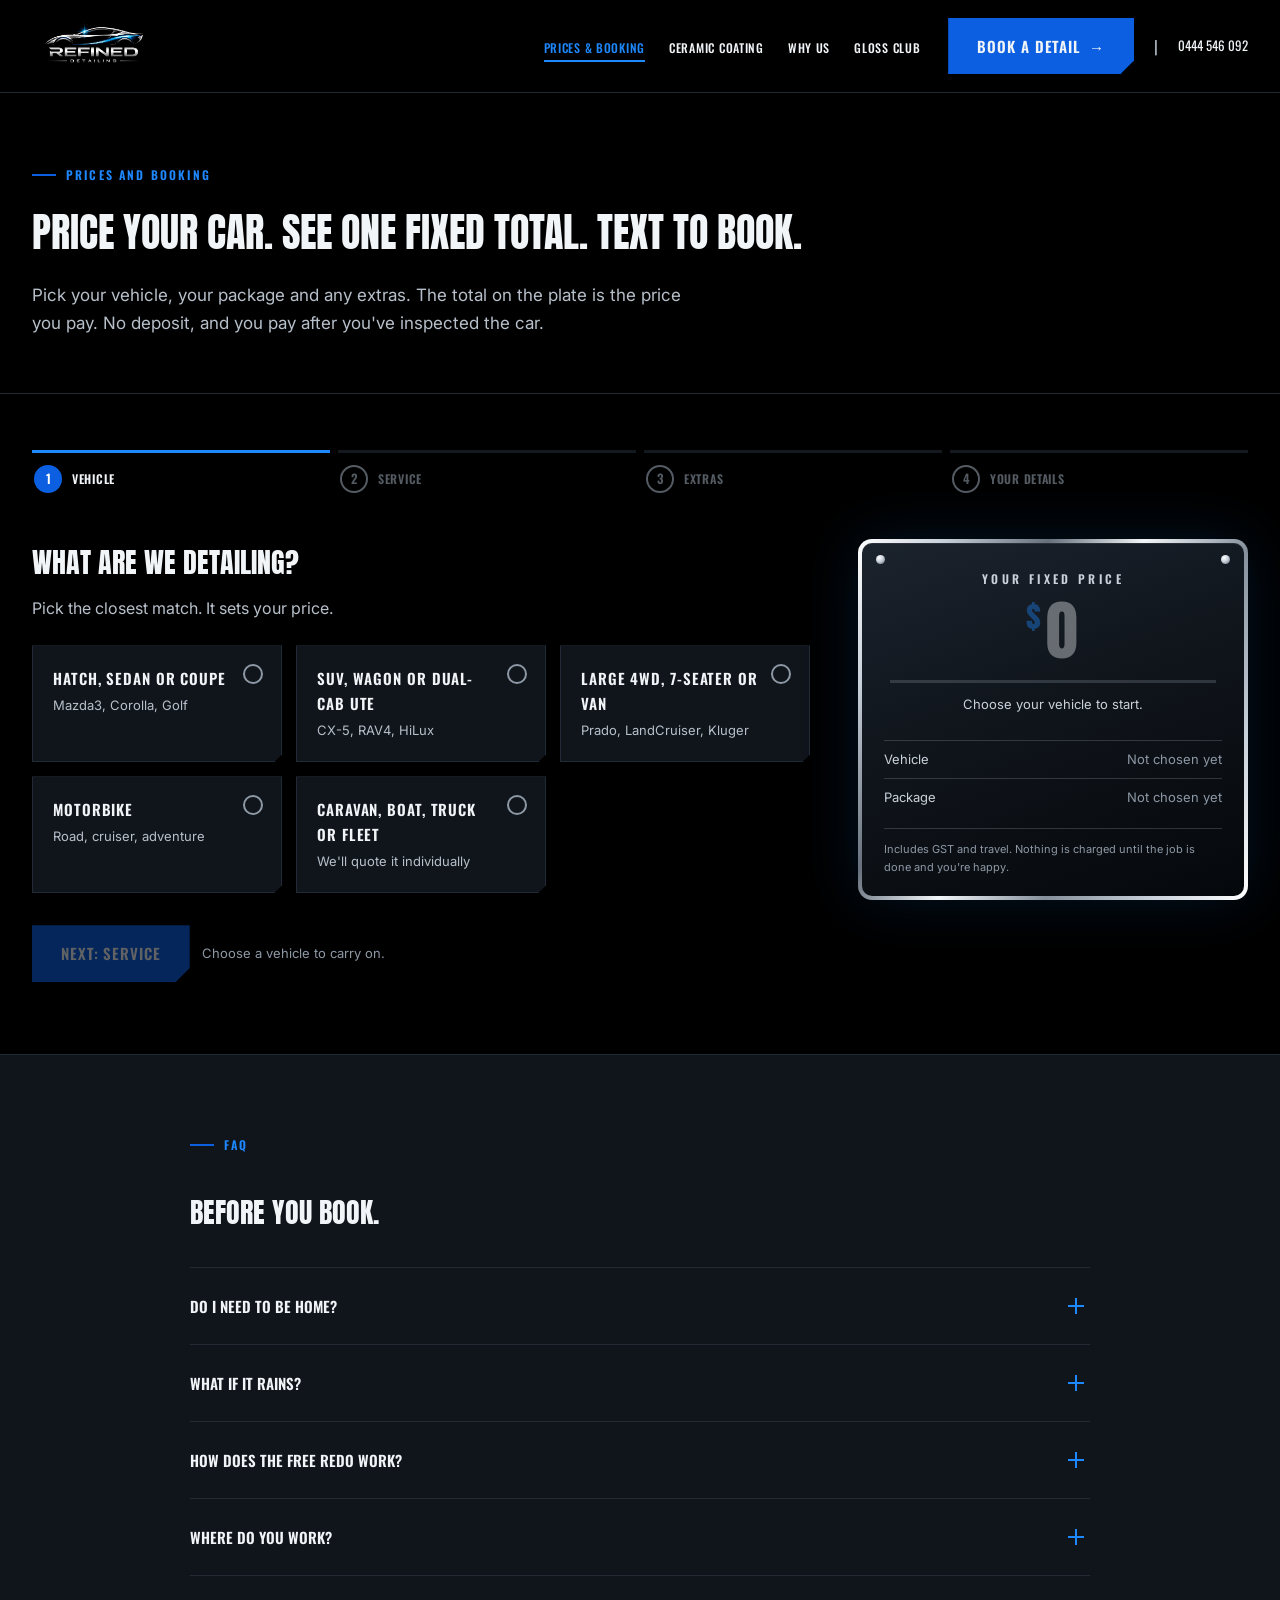
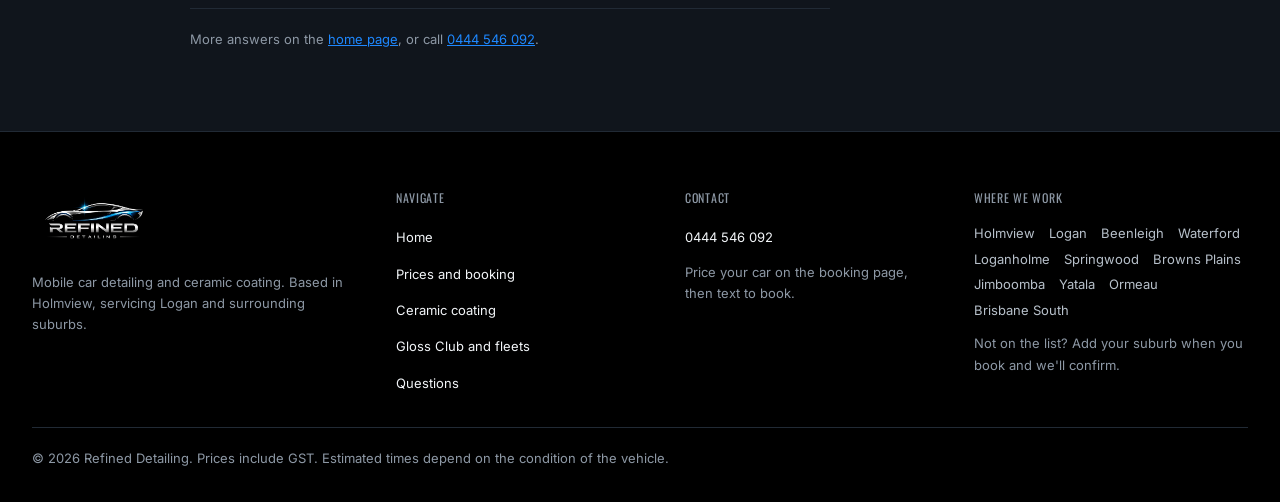
<file: book.html>
<!DOCTYPE html>
<html lang="en-AU">
<head>
<meta charset="UTF-8">
<meta name="viewport" content="width=device-width, initial-scale=1">
<meta name="color-scheme" content="dark">
<meta name="theme-color" content="#000000">
<title>Price and Book Your Detail | Refined Detailing</title>
<meta name="description" content="Price your exact car and package, see one fixed total, then text to book. No deposit, pay after you inspect the car. Mobile detailing in Logan.">
<meta property="og:type" content="website">
<meta property="og:site_name" content="Refined Detailing">
<meta property="og:title" content="Price and Book Your Detail | Refined Detailing">
<meta property="og:description" content="Price your exact car and package, see one fixed total, then text to book. No deposit, pay after you inspect the car. Mobile detailing in Logan.">
<meta property="og:image" content="images/og-image.jpg">
<meta property="og:image:width" content="1200">
<meta property="og:image:height" content="630">
<meta property="og:image:alt" content="Refined Detailing logo: a chrome sports car with a blue light streak">
<meta name="twitter:card" content="summary_large_image">
<meta name="twitter:title" content="Price and Book Your Detail | Refined Detailing">
<meta name="twitter:description" content="Price your exact car and package, see one fixed total, then text to book. No deposit, pay after you inspect the car. Mobile detailing in Logan.">
<meta name="twitter:image" content="images/og-image.jpg">
<link rel="icon" type="image/png" href="images/favicon.png">
<link href="https://fonts.googleapis.com/css2?family=Anton&family=Oswald:wght@400;500;600;700&family=Inter:wght@400;500;600;700&display=swap" rel="stylesheet">
<link rel="stylesheet" href="styles.css">
<script src="main.js"></script>
</head>
<body>
<a class="skip-link" href="#main">Skip to content</a>

<header class="site-header">
  <a class="site-header__logo" href="index.html">
    <img src="images/logo.png" alt="Refined Detailing" width="914" height="514">
  </a>

  <button type="button" class="nav-toggle" aria-expanded="false" aria-controls="site-nav" aria-label="Toggle menu">
    <span class="nav-toggle__bars"></span>
  </button>

  <nav class="site-nav" id="site-nav" aria-label="Primary">
    <ul class="site-nav__links">
      <li><a href="book.html" aria-current="page">Prices &amp; Booking</a></li>
      <li><a href="ceramic-coating.html">Ceramic Coating</a></li>
      <li><a href="index.html#why">Why Us</a></li>
      <li><a href="gloss-club.html">Gloss Club</a></li>
    </ul>
    <div class="site-nav__actions">
      <a class="btn btn-primary" href="book.html">Book a Detail <span class="btn-arrow" aria-hidden="true">&rarr;</span></a>
      <span class="site-nav__divider" aria-hidden="true">|</span>
      <a class="site-nav__phone" href="tel:0444546092">0444 546 092</a>
    </div>
  </nav>
</header>

<main id="main">

  <section class="page-hero" aria-labelledby="page-title">
    <div class="section-heading__eyebrow">
            <span class="bar" aria-hidden="true"></span>
            <span class="label">Prices And Booking</span>
          </div>
    <h1 class="page-hero__title" id="page-title">Price your car. See one fixed total. Text to book.</h1>
    <p class="page-hero__lede">Pick your vehicle, your package and any extras. The total on the plate is the price you pay. No deposit, and you pay after you've inspected the car.</p>
  </section>

  <section class="builder" id="builder" aria-label="Price and booking calculator">
    <div class="builder__inner">
      <noscript><p class="notice">This calculator needs JavaScript. No problem: call or text <a href="tel:0444546092">0444 546 092</a> with your vehicle and what you want done, and we'll give you one fixed price.</p></noscript>

      <ol class="stepper" aria-label="Booking steps">
        <li><button type="button" class="step-btn" data-goto="vehicle"><span class="step-num">1</span><span class="step-name">Vehicle</span></button></li>
        <li><button type="button" class="step-btn" data-goto="service"><span class="step-num">2</span><span class="step-name">Service</span></button></li>
        <li><button type="button" class="step-btn" data-goto="extras"><span class="step-num">3</span><span class="step-name">Extras</span></button></li>
        <li><button type="button" class="step-btn" data-goto="details"><span class="step-num">4</span><span class="step-name">Your details</span></button></li>
      </ol>

      <div class="builder-grid">
        <div class="builder-main">

          <section class="panel" id="panel-vehicle" data-step="vehicle" aria-labelledby="h-vehicle">
            <h2 class="panel__title" id="h-vehicle" tabindex="-1">What are we detailing?</h2>
            <p class="panel-lede">Pick the closest match. It sets your price.</p>
            <div id="vehicle-options"></div>
            <div class="panel-nav">
              <button type="button" class="btn btn-primary btn-next" disabled>Next: Service</button>
              <span class="next-hint" aria-live="polite"></span>
            </div>
          </section>

          <section class="panel" id="panel-service" data-step="service" aria-labelledby="h-service" hidden>
            <h2 class="panel__title" id="h-service" tabindex="-1">What does it need?</h2>
            <p class="panel-lede">Start with what you're after, or browse everything. Prices are for the vehicle you picked.</p>
            <p class="notice" id="service-notice" hidden></p>
            <div class="goals" id="goal-options" role="group" aria-label="What are you after?"></div>
            <div id="service-list"></div>
            <div class="panel-nav">
              <button type="button" class="btn btn-secondary btn-back">Back</button>
              <button type="button" class="btn btn-primary btn-next" disabled>Next: Extras</button>
              <span class="next-hint" aria-live="polite"></span>
            </div>
          </section>

          <section class="panel" id="panel-extras" data-step="extras" aria-labelledby="h-extras" hidden>
            <h2 class="panel__title" id="h-extras" tabindex="-1">Anything extra?</h2>
            <p class="panel-lede">All optional. Anything your package already includes is left off the list, so you never pay twice.</p>
            <div id="extras-list"></div>
            <p class="discount-line" id="discount-line" aria-live="polite"></p>
            <div class="newcust">
              <label class="switch"><input type="checkbox" id="newcust"><span>I'm a new customer</span></label>
              <p class="hint" id="newcust-line"></p>
            </div>
            <div class="panel-nav">
              <button type="button" class="btn btn-secondary btn-back">Back</button>
              <button type="button" class="btn btn-primary btn-next">Next: Your details</button>
            </div>
          </section>

          <section class="panel" id="panel-details" data-step="details" aria-labelledby="details-title" hidden>
            <h2 class="panel__title" id="details-title" tabindex="-1">Where and when?</h2>
            <p class="panel-lede" id="details-lede"></p>
            <p class="nobackend"><strong>Nothing is stored or sent from this page.</strong> The button below opens a text message on your phone with everything filled in. It only reaches us when you press send in your own messaging app.</p>
            <form class="details-form" id="details-form" novalidate>
              <div class="field-wrap">
                <label class="field-label" for="f-name">Name</label>
                <input class="field" id="f-name" type="text" autocomplete="name" aria-describedby="err-name" aria-invalid="false">
                <p class="field-err" id="err-name"></p>
              </div>
              <div class="field-wrap">
                <label class="field-label" for="f-mobile">Mobile</label>
                <input class="field" id="f-mobile" type="tel" inputmode="tel" autocomplete="tel" aria-describedby="err-mobile" aria-invalid="false">
                <p class="field-err" id="err-mobile"></p>
              </div>
              <div class="field-wrap">
                <label class="field-label" for="f-suburb">Suburb</label>
                <input class="field" id="f-suburb" type="text" autocomplete="address-level2" list="suburb-list" aria-describedby="hint-suburb err-suburb" aria-invalid="false">
                <datalist id="suburb-list"><option value="Holmview"><option value="Logan"><option value="Beenleigh"><option value="Waterford"><option value="Loganholme"><option value="Springwood"><option value="Browns Plains"><option value="Jimboomba"><option value="Yatala"><option value="Ormeau"><option value="Brisbane South"></datalist>
                <p class="hint" id="hint-suburb">We work across Logan and surrounding suburbs. Add yours and we'll confirm.</p>
                <p class="field-err" id="err-suburb"></p>
              </div>
              <div class="field-wrap">
                <label class="field-label" for="f-day">Preferred day</label>
                <input class="field" id="f-day" type="text" placeholder="For example, Saturday morning">
              </div>
              <div class="field-wrap field-wide">
                <label class="field-label" for="f-key">Key location</label>
                <input class="field" id="f-key" type="text" placeholder="For example, under the front mat, or I'll be home">
              </div>
              <div class="field-wrap field-wide">
                <label class="field-label" for="f-notes" id="notes-label">Notes (optional)</label>
                <textarea class="field" id="f-notes" rows="3"></textarea>
              </div>
            </form>
            <div class="preview">
              <p class="preview-title">The text you'll send</p>
              <pre id="sms-preview" tabindex="0" aria-label="Preview of your text message"></pre>
            </div>
            <div class="actions">
              <a class="btn btn-primary btn-lg" id="btn-sms" href="sms:0444546092">Text to book</a>
              <button type="button" class="btn btn-secondary" id="btn-copy">Copy summary</button>
              <a class="btn btn-secondary" href="tel:0444546092">Call instead</a>
            </div>
            <p class="hint" id="copy-status" role="status"></p>
            <div class="panel-nav">
              <button type="button" class="btn btn-secondary btn-back">Back</button>
            </div>
          </section>

        </div>

        <aside class="plate" id="plate" aria-label="Your price">
          <div class="plate-face">
            <p class="plate-label">Your fixed price</p>
            <div class="plate-figure" id="plate-figure" hidden>
              <span class="plate-from" id="plate-from" hidden>from</span>
              <span class="plate-cur">$</span>
              <span class="odo" id="odo" aria-hidden="true"></span>
              <span class="plate-per" id="plate-per" hidden>a month</span>
            </div>
            <p class="plate-quote" id="plate-quote" hidden>We'll quote it</p>
            <div class="plate-streak" id="plate-streak" aria-hidden="true"></div>
            <p class="plate-hint" id="plate-hint"></p>
            <p class="visually-hidden" id="plate-live" aria-live="polite" aria-atomic="true"></p>
            <button type="button" class="plate-toggle" id="plate-toggle" aria-expanded="false" aria-controls="plate-body">Breakdown</button>
            <div class="plate-body" id="plate-body">
              <dl class="plate-lines" id="plate-lines"></dl>
              <p class="plate-note">Includes GST and travel. Nothing is charged until the job is done and you're happy.</p>
            </div>
          </div>
        </aside>
      </div>
    </div>
  </section>

  <section class="section section--alt is-reveal" id="faq" aria-labelledby="faq-heading">
    <div class="section__inner faq">
      <div class="section-heading section-heading--stacked">
        <div class="section-heading__eyebrow">
            <span class="bar" aria-hidden="true"></span>
            <span class="label">FAQ</span>
          </div>
        <h2 class="section-heading__title" id="faq-heading">Before you book.</h2>
      </div>
      <div class="faq-list" data-faq>
        <div class="faq-item">
          <h3 class="faq-item__q"><button type="button" class="faq-q" aria-expanded="false" aria-controls="faq-a1">Do I need to be home?</button></h3>
          <p class="faq-item__a" id="faq-a1">No. Leave the car in your driveway or at your workplace and tell us where to find the key. We bring our own water and power, and we text you when we arrive and when we're done.</p>
        </div>
        <div class="faq-item">
          <h3 class="faq-item__q"><button type="button" class="faq-q" aria-expanded="false" aria-controls="faq-a2">What if it rains?</button></h3>
          <p class="faq-item__a" id="faq-a2">Under a carport or garage we can usually work under cover. Otherwise we move your booking to a new day at no charge.</p>
        </div>
        <div class="faq-item">
          <h3 class="faq-item__q"><button type="button" class="faq-q" aria-expanded="false" aria-controls="faq-a3">How does the free redo work?</button></h3>
          <p class="faq-item__a" id="faq-a3">Tell us within 7 days and we'll come back and fix it free. Stone chips, new damage and normal wear afterwards aren't covered.</p>
        </div>
        <div class="faq-item">
          <h3 class="faq-item__q"><button type="button" class="faq-q" aria-expanded="false" aria-controls="faq-a4">Where do you work?</button></h3>
          <p class="faq-item__a" id="faq-a4">Logan and surrounding suburbs. Add your suburb when you book and we'll confirm.</p>
        </div>
      </div>
      <p class="price-disclaimer price-disclaimer--section">More answers on the <a href="index.html#faq">home page</a>, or call <a href="tel:0444546092">0444 546 092</a>.</p>
    </div>
  </section>

</main>
<footer class="site-footer">
  <div class="site-footer__grid">
    <div>
      <img class="site-footer__logo" src="images/logo.png" alt="Refined Detailing logo" width="914" height="514" loading="lazy">
      <p class="site-footer__blurb">Mobile car detailing and ceramic coating. Based in Holmview, servicing Logan and surrounding suburbs.</p>
    </div>
    <div>
      <h3 class="site-footer__heading">Navigate</h3>
      <ul class="site-footer__links">
        <li><a href="index.html">Home</a></li>
        <li><a href="book.html">Prices and booking</a></li>
        <li><a href="ceramic-coating.html">Ceramic coating</a></li>
        <li><a href="gloss-club.html">Gloss Club and fleets</a></li>
        <li><a href="index.html#faq">Questions</a></li>
      </ul>
    </div>
    <div>
      <h3 class="site-footer__heading">Contact</h3>
      <ul class="site-footer__links">
        <li><a href="tel:0444546092">0444 546 092</a></li>
      </ul>
      <p class="site-footer__note">Price your car on the booking page, then text to book.</p>
    </div>
    <div>
      <h3 class="site-footer__heading">Where we work</h3>
      <ul class="site-footer__suburbs"><li>Holmview</li><li>Logan</li><li>Beenleigh</li><li>Waterford</li><li>Loganholme</li><li>Springwood</li><li>Browns Plains</li><li>Jimboomba</li><li>Yatala</li><li>Ormeau</li><li>Brisbane South</li></ul>
      <p class="site-footer__note">Not on the list? Add your suburb when you book and we'll confirm.</p>
    </div>
  </div>
  <div class="site-footer__bottom">
    <p>&copy; 2026 Refined Detailing. Prices include GST. Estimated times depend on the condition of the vehicle.</p>
  </div>
</footer>
</body>
</html>
</file>
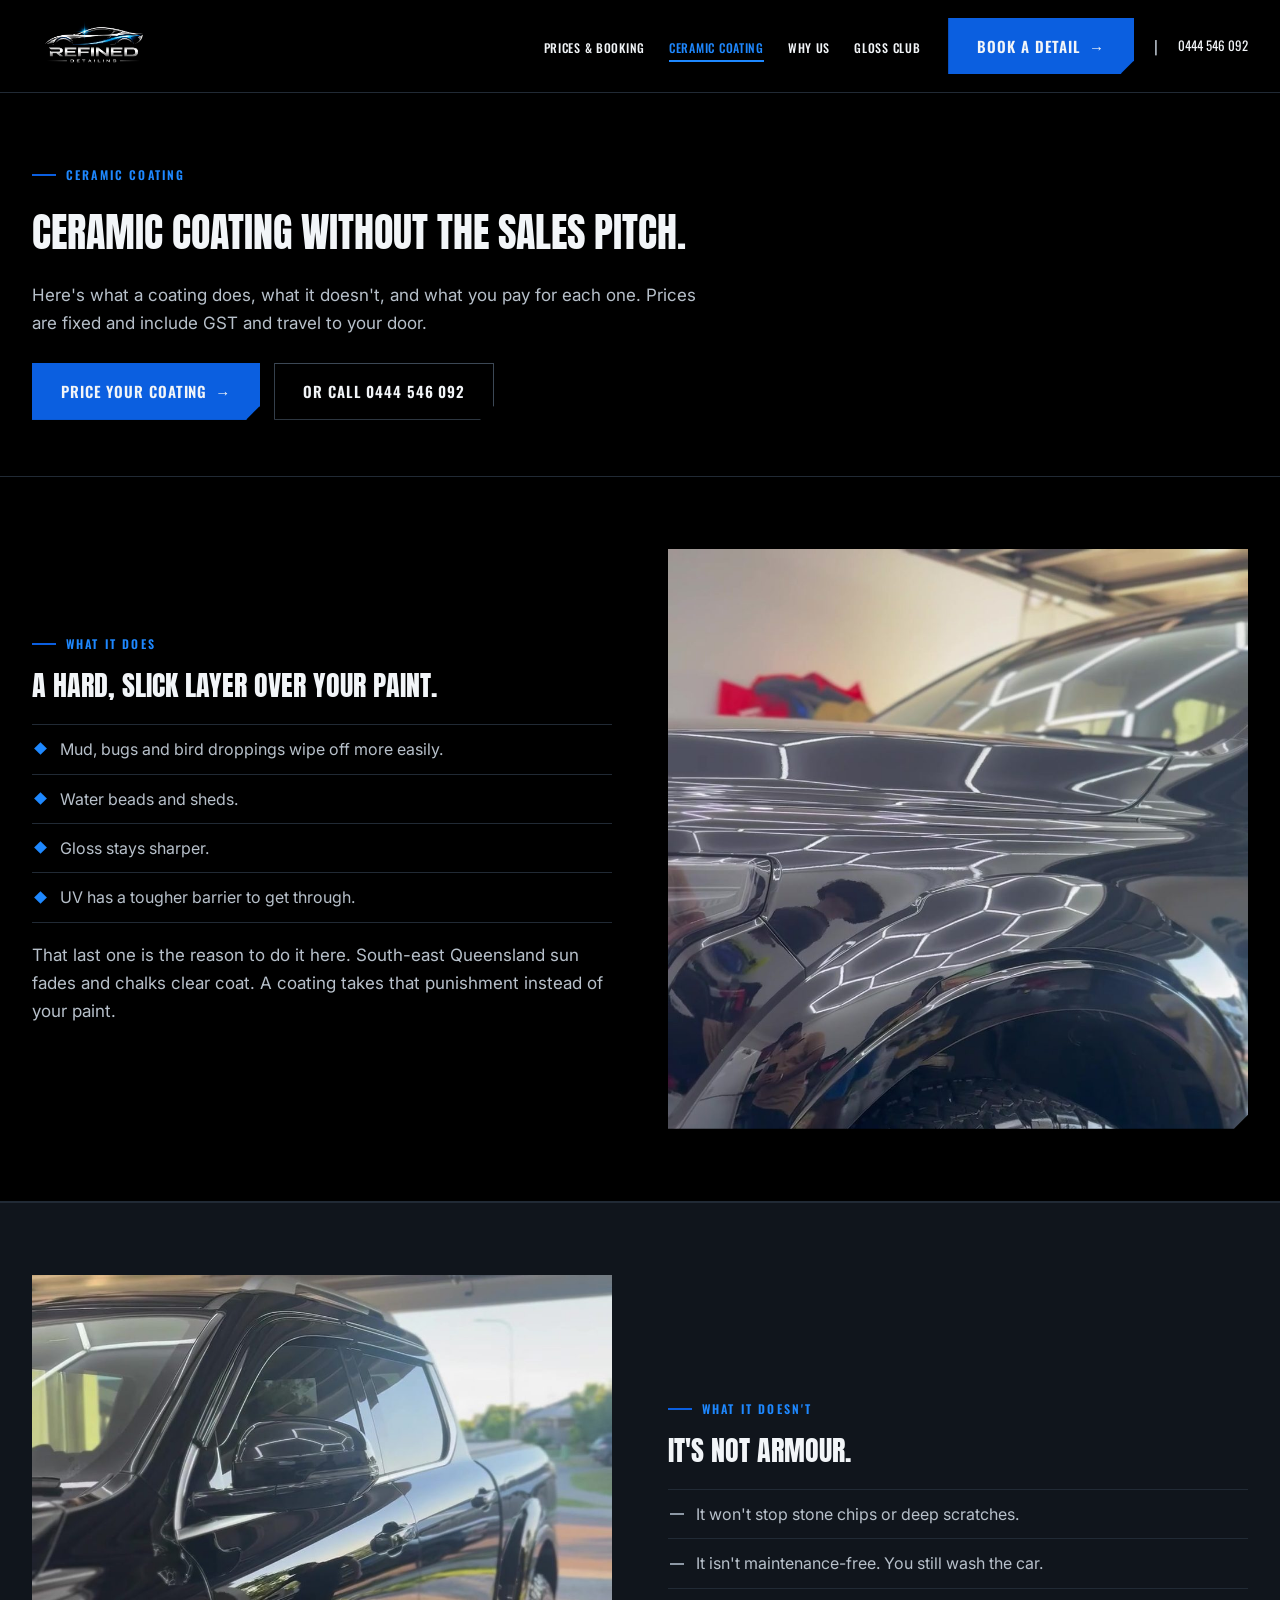
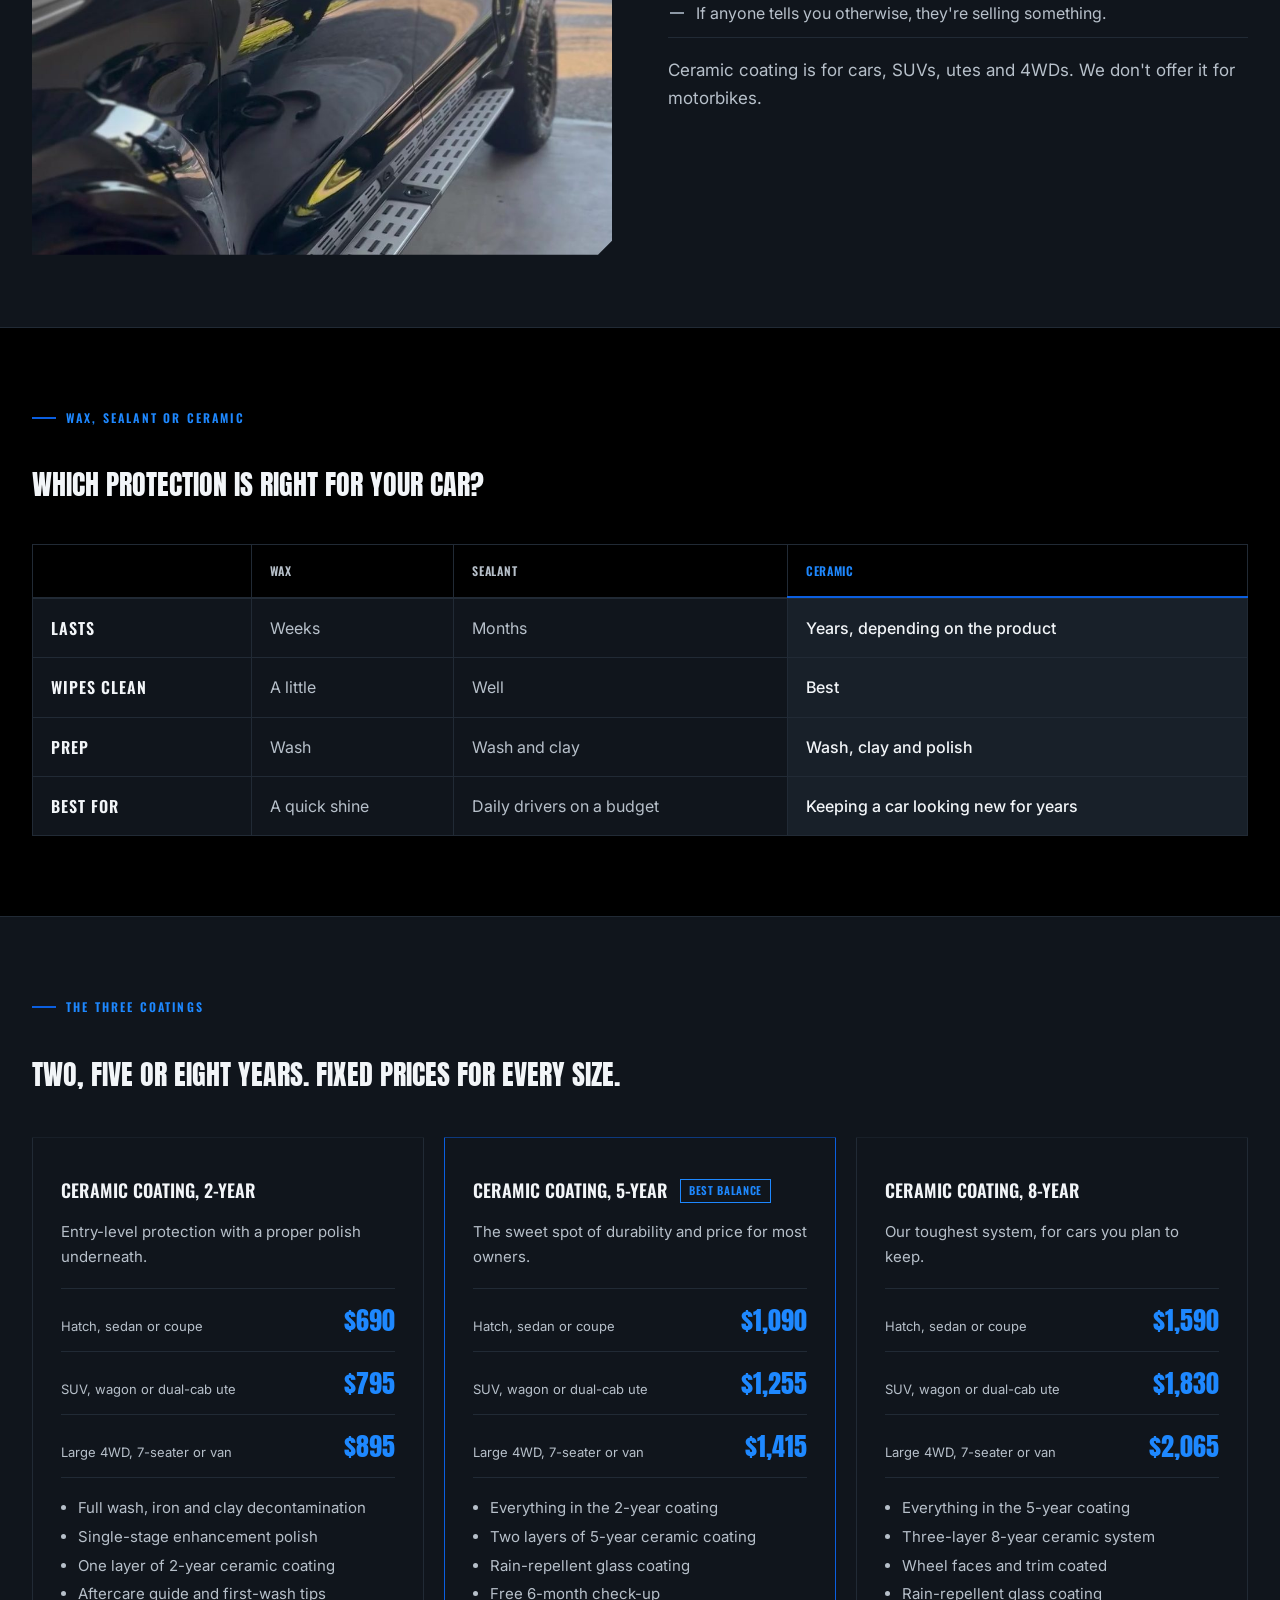
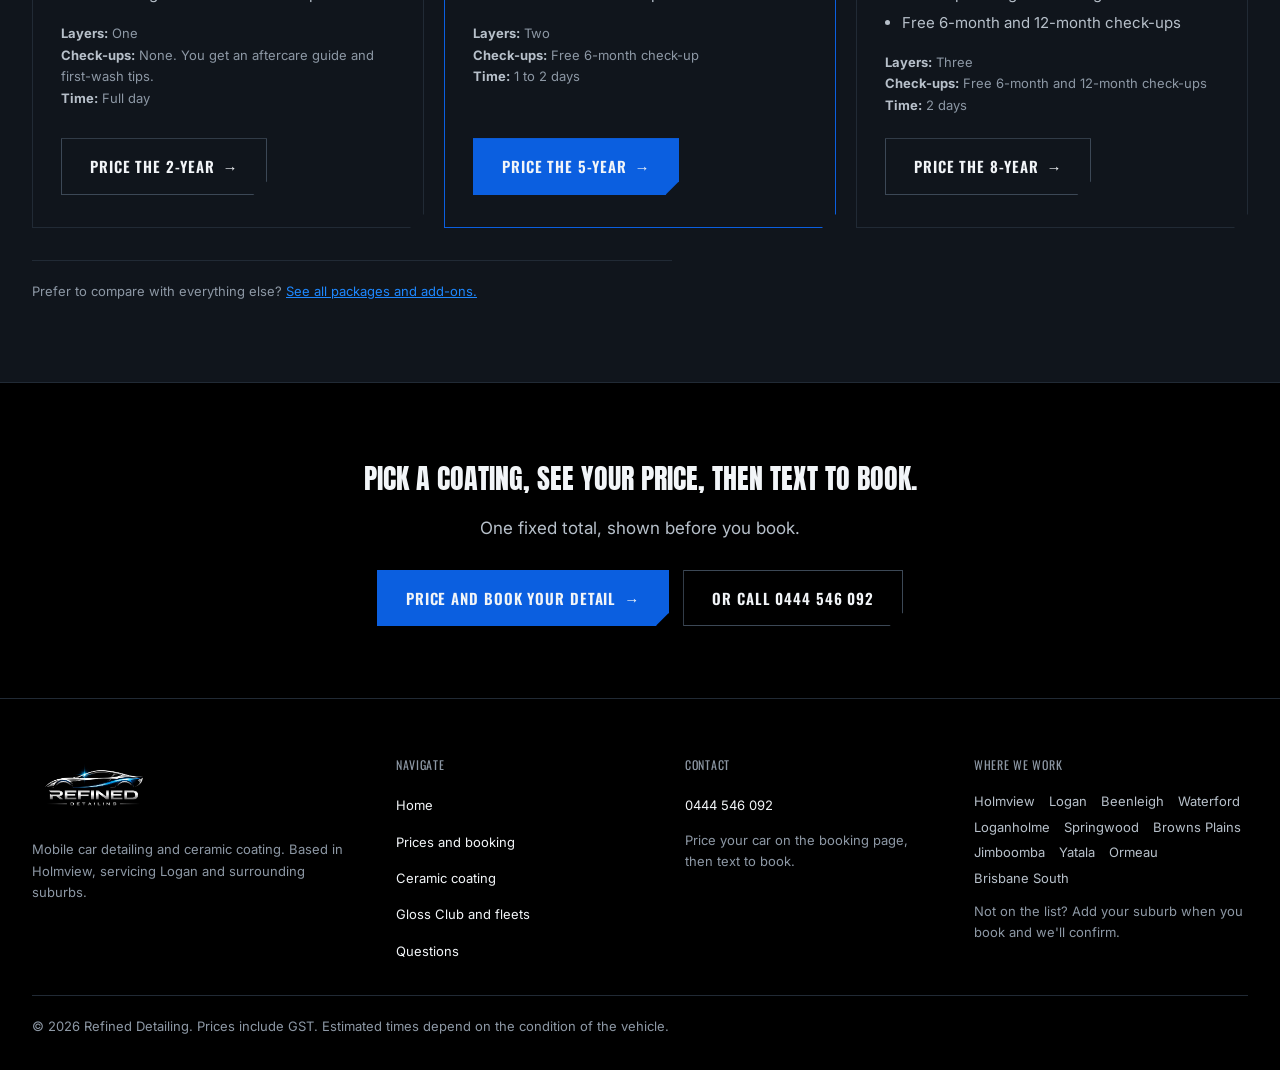
<file: ceramic-coating.html>
<!DOCTYPE html>
<html lang="en-AU">
<head>
<meta charset="UTF-8">
<meta name="viewport" content="width=device-width, initial-scale=1">
<meta name="color-scheme" content="dark">
<meta name="theme-color" content="#000000">
<title>Ceramic Coating Logan | Refined Detailing</title>
<meta name="description" content="Ceramic coating without the sales pitch. What it does, what it does not, and fixed prices for 2, 5 and 8-year coatings, applied at your door in Logan.">
<meta property="og:type" content="website">
<meta property="og:site_name" content="Refined Detailing">
<meta property="og:title" content="Ceramic Coating Logan | Refined Detailing">
<meta property="og:description" content="Ceramic coating without the sales pitch. What it does, what it does not, and fixed prices for 2, 5 and 8-year coatings, applied at your door in Logan.">
<meta property="og:image" content="images/og-image.jpg">
<meta property="og:image:width" content="1200">
<meta property="og:image:height" content="630">
<meta property="og:image:alt" content="Refined Detailing logo: a chrome sports car with a blue light streak">
<meta name="twitter:card" content="summary_large_image">
<meta name="twitter:title" content="Ceramic Coating Logan | Refined Detailing">
<meta name="twitter:description" content="Ceramic coating without the sales pitch. What it does, what it does not, and fixed prices for 2, 5 and 8-year coatings, applied at your door in Logan.">
<meta name="twitter:image" content="images/og-image.jpg">
<link rel="icon" type="image/png" href="images/favicon.png">
<link href="https://fonts.googleapis.com/css2?family=Anton&family=Oswald:wght@400;500;600;700&family=Inter:wght@400;500;600;700&display=swap" rel="stylesheet">
<link rel="stylesheet" href="styles.css">
<script src="main.js"></script>
</head>
<body>
<a class="skip-link" href="#main">Skip to content</a>

<header class="site-header">
  <a class="site-header__logo" href="index.html">
    <img src="images/logo.png" alt="Refined Detailing" width="914" height="514">
  </a>

  <button type="button" class="nav-toggle" aria-expanded="false" aria-controls="site-nav" aria-label="Toggle menu">
    <span class="nav-toggle__bars"></span>
  </button>

  <nav class="site-nav" id="site-nav" aria-label="Primary">
    <ul class="site-nav__links">
      <li><a href="book.html">Prices &amp; Booking</a></li>
      <li><a href="ceramic-coating.html" aria-current="page">Ceramic Coating</a></li>
      <li><a href="index.html#why">Why Us</a></li>
      <li><a href="gloss-club.html">Gloss Club</a></li>
    </ul>
    <div class="site-nav__actions">
      <a class="btn btn-primary" href="book.html">Book a Detail <span class="btn-arrow" aria-hidden="true">&rarr;</span></a>
      <span class="site-nav__divider" aria-hidden="true">|</span>
      <a class="site-nav__phone" href="tel:0444546092">0444 546 092</a>
    </div>
  </nav>
</header>

<main id="main">

  <section class="page-hero" aria-labelledby="page-title">
    <div class="section-heading__eyebrow">
            <span class="bar" aria-hidden="true"></span>
            <span class="label">Ceramic Coating</span>
          </div>
    <h1 class="page-hero__title" id="page-title">Ceramic coating without the sales pitch.</h1>
    <p class="page-hero__lede">Here's what a coating does, what it doesn't, and what you pay for each one. Prices are fixed and include GST and travel to your door.</p>
    <div class="hero__ctas page-hero__ctas">
      <a class="btn btn-primary" href="book.html#pkg=ceramic5">Price your coating <span class="btn-arrow" aria-hidden="true">&rarr;</span></a>
      <a class="btn btn-secondary" href="tel:0444546092">Or call 0444 546 092</a>
    </div>
  </section>

  <section class="service-detail is-reveal" aria-labelledby="does-heading">
    <div class="service-detail__inner">
      <div>
        <span class="service-detail__num">What it does</span>
        <h2 class="service-detail__title" id="does-heading">A hard, slick layer over your paint.</h2>
        <ul class="tick-list">
          <li>Mud, bugs and bird droppings wipe off more easily.</li>
          <li>Water beads and sheds.</li>
          <li>Gloss stays sharper.</li>
          <li>UV has a tougher barrier to get through.</li>
        </ul>
        <p class="service-detail__desc">That last one is the reason to do it here. South-east Queensland sun fades and chalks clear coat. A coating takes that punishment instead of your paint.</p>
      </div>
      <div class="service-detail__media">
        <img src="images/ceramic-gloss-reflections.jpg" alt="Black ute bonnet and guard with garage lights reflected in deep gloss paint" loading="lazy" width="1000" height="1000">
      </div>
    </div>
  </section>

  <section class="service-detail section--alt is-reveal" aria-labelledby="doesnt-heading">
    <div class="service-detail__inner">
      <div class="service-detail__media">
        <img src="images/ceramic-ute-side.jpg" alt="Black ute with a deep gloss finish, sunset sky reflected in the door" loading="lazy" width="1000" height="1000">
      </div>
      <div>
        <span class="service-detail__num">What it doesn't</span>
        <h2 class="service-detail__title" id="doesnt-heading">It's not armour.</h2>
        <ul class="cross-list">
          <li>It won't stop stone chips or deep scratches.</li>
          <li>It isn't maintenance-free. You still wash the car.</li>
          <li>If anyone tells you otherwise, they're selling something.</li>
        </ul>
        <p class="service-detail__desc">Ceramic coating is for cars, SUVs, utes and 4WDs. We don't offer it for motorbikes.</p>
      </div>
    </div>
  </section>

  <section class="section is-reveal" aria-labelledby="vs-heading">
    <div class="section__inner">
      <div class="section-heading section-heading--stacked">
        <div class="section-heading__eyebrow">
            <span class="bar" aria-hidden="true"></span>
            <span class="label">Wax, Sealant Or Ceramic</span>
          </div>
        <h2 class="section-heading__title" id="vs-heading">Which protection is right for your car?</h2>
      </div>
      <table class="vs">
        <caption class="visually-hidden">Wax compared with sealant and ceramic coating</caption>
        <thead>
          <tr><th scope="col"><span class="visually-hidden">Feature</span></th><th scope="col">Wax</th><th scope="col">Sealant</th><th scope="col">Ceramic</th></tr>
        </thead>
        <tbody>
          <tr><th scope="row">Lasts</th><td>Weeks</td><td>Months</td><td>Years, depending on the product</td></tr>
          <tr><th scope="row">Wipes clean</th><td>A little</td><td>Well</td><td>Best</td></tr>
          <tr><th scope="row">Prep</th><td>Wash</td><td>Wash and clay</td><td>Wash, clay and polish</td></tr>
          <tr><th scope="row">Best for</th><td>A quick shine</td><td>Daily drivers on a budget</td><td>Keeping a car looking new for years</td></tr>
        </tbody>
      </table>
    </div>
  </section>

  <section class="section section--alt is-reveal" id="coatings" aria-labelledby="coatings-heading">
    <div class="section__inner">
      <div class="section-heading section-heading--stacked">
        <div class="section-heading__eyebrow">
            <span class="bar" aria-hidden="true"></span>
            <span class="label">The Three Coatings</span>
          </div>
        <h2 class="section-heading__title" id="coatings-heading">Two, five or eight years. Fixed prices for every size.</h2>
      </div>
      <div class="coats">
        <article class="coat">
          <div class="coat__head">
            <h3 class="coat__title">Ceramic Coating, 2-year</h3>
            
          </div>
          <p class="coat__blurb">Entry-level protection with a proper polish underneath.</p>
          <dl class="coat__prices">
            <div><dt>Hatch, sedan or coupe</dt><dd><span data-price="ceramic2">$690</span></dd></div>
            <div><dt>SUV, wagon or dual-cab ute</dt><dd><span data-price="ceramic2" data-size="m">$795</span></dd></div>
            <div><dt>Large 4WD, 7-seater or van</dt><dd><span data-price="ceramic2" data-size="l">$895</span></dd></div>
          </dl>
          <ul class="coat__list">
            <li>Full wash, iron and clay decontamination</li>
            <li>Single-stage enhancement polish</li>
            <li>One layer of 2-year ceramic coating</li>
            <li>Aftercare guide and first-wash tips</li>
          </ul>
          <p class="coat__meta"><strong>Layers:</strong> One<br><strong>Check-ups:</strong> None. You get an aftercare guide and first-wash tips.<br><strong>Time:</strong> Full day</p>
          <a class="btn btn-secondary" href="book.html#pkg=ceramic2">Price the 2-year <span class="btn-arrow" aria-hidden="true">&rarr;</span></a>
        </article>
        <article class="coat coat--feature">
          <div class="coat__head">
            <h3 class="coat__title">Ceramic Coating, 5-year</h3>
            <span class="chip">Best balance</span>
          </div>
          <p class="coat__blurb">The sweet spot of durability and price for most owners.</p>
          <dl class="coat__prices">
            <div><dt>Hatch, sedan or coupe</dt><dd><span data-price="ceramic5">$1,090</span></dd></div>
            <div><dt>SUV, wagon or dual-cab ute</dt><dd><span data-price="ceramic5" data-size="m">$1,255</span></dd></div>
            <div><dt>Large 4WD, 7-seater or van</dt><dd><span data-price="ceramic5" data-size="l">$1,415</span></dd></div>
          </dl>
          <ul class="coat__list">
            <li>Everything in the 2-year coating</li>
            <li>Two layers of 5-year ceramic coating</li>
            <li>Rain-repellent glass coating</li>
            <li>Free 6-month check-up</li>
          </ul>
          <p class="coat__meta"><strong>Layers:</strong> Two<br><strong>Check-ups:</strong> Free 6-month check-up<br><strong>Time:</strong> 1 to 2 days</p>
          <a class="btn btn-primary" href="book.html#pkg=ceramic5">Price the 5-year <span class="btn-arrow" aria-hidden="true">&rarr;</span></a>
        </article>
        <article class="coat">
          <div class="coat__head">
            <h3 class="coat__title">Ceramic Coating, 8-year</h3>
            
          </div>
          <p class="coat__blurb">Our toughest system, for cars you plan to keep.</p>
          <dl class="coat__prices">
            <div><dt>Hatch, sedan or coupe</dt><dd><span data-price="ceramic8">$1,590</span></dd></div>
            <div><dt>SUV, wagon or dual-cab ute</dt><dd><span data-price="ceramic8" data-size="m">$1,830</span></dd></div>
            <div><dt>Large 4WD, 7-seater or van</dt><dd><span data-price="ceramic8" data-size="l">$2,065</span></dd></div>
          </dl>
          <ul class="coat__list">
            <li>Everything in the 5-year coating</li>
            <li>Three-layer 8-year ceramic system</li>
            <li>Wheel faces and trim coated</li>
            <li>Rain-repellent glass coating</li>
            <li>Free 6-month and 12-month check-ups</li>
          </ul>
          <p class="coat__meta"><strong>Layers:</strong> Three<br><strong>Check-ups:</strong> Free 6-month and 12-month check-ups<br><strong>Time:</strong> 2 days</p>
          <a class="btn btn-secondary" href="book.html#pkg=ceramic8">Price the 8-year <span class="btn-arrow" aria-hidden="true">&rarr;</span></a>
        </article>
      </div>
      <p class="price-disclaimer price-disclaimer--section">Prefer to compare with everything else? <a href="book.html">See all packages and add-ons.</a></p>
    </div>
  </section>

  <section class="section section--divider cta is-reveal" aria-labelledby="cta-heading">
    <h2 class="cta__title" id="cta-heading">Pick a coating, see your price, then text to book.</h2>
    <p class="cta__lede">One fixed total, shown before you book.</p>
    <div class="cta__actions">
      <a class="btn btn-primary" href="book.html">Price and book your detail <span class="btn-arrow" aria-hidden="true">&rarr;</span></a>
      <a class="btn btn-secondary" href="tel:0444546092">Or call 0444 546 092</a>
    </div>
  </section>

</main>
<footer class="site-footer">
  <div class="site-footer__grid">
    <div>
      <img class="site-footer__logo" src="images/logo.png" alt="Refined Detailing logo" width="914" height="514" loading="lazy">
      <p class="site-footer__blurb">Mobile car detailing and ceramic coating. Based in Holmview, servicing Logan and surrounding suburbs.</p>
    </div>
    <div>
      <h3 class="site-footer__heading">Navigate</h3>
      <ul class="site-footer__links">
        <li><a href="index.html">Home</a></li>
        <li><a href="book.html">Prices and booking</a></li>
        <li><a href="ceramic-coating.html">Ceramic coating</a></li>
        <li><a href="gloss-club.html">Gloss Club and fleets</a></li>
        <li><a href="index.html#faq">Questions</a></li>
      </ul>
    </div>
    <div>
      <h3 class="site-footer__heading">Contact</h3>
      <ul class="site-footer__links">
        <li><a href="tel:0444546092">0444 546 092</a></li>
      </ul>
      <p class="site-footer__note">Price your car on the booking page, then text to book.</p>
    </div>
    <div>
      <h3 class="site-footer__heading">Where we work</h3>
      <ul class="site-footer__suburbs"><li>Holmview</li><li>Logan</li><li>Beenleigh</li><li>Waterford</li><li>Loganholme</li><li>Springwood</li><li>Browns Plains</li><li>Jimboomba</li><li>Yatala</li><li>Ormeau</li><li>Brisbane South</li></ul>
      <p class="site-footer__note">Not on the list? Add your suburb when you book and we'll confirm.</p>
    </div>
  </div>
  <div class="site-footer__bottom">
    <p>&copy; 2026 Refined Detailing. Prices include GST. Estimated times depend on the condition of the vehicle.</p>
  </div>
</footer>
</body>
</html>
</file>
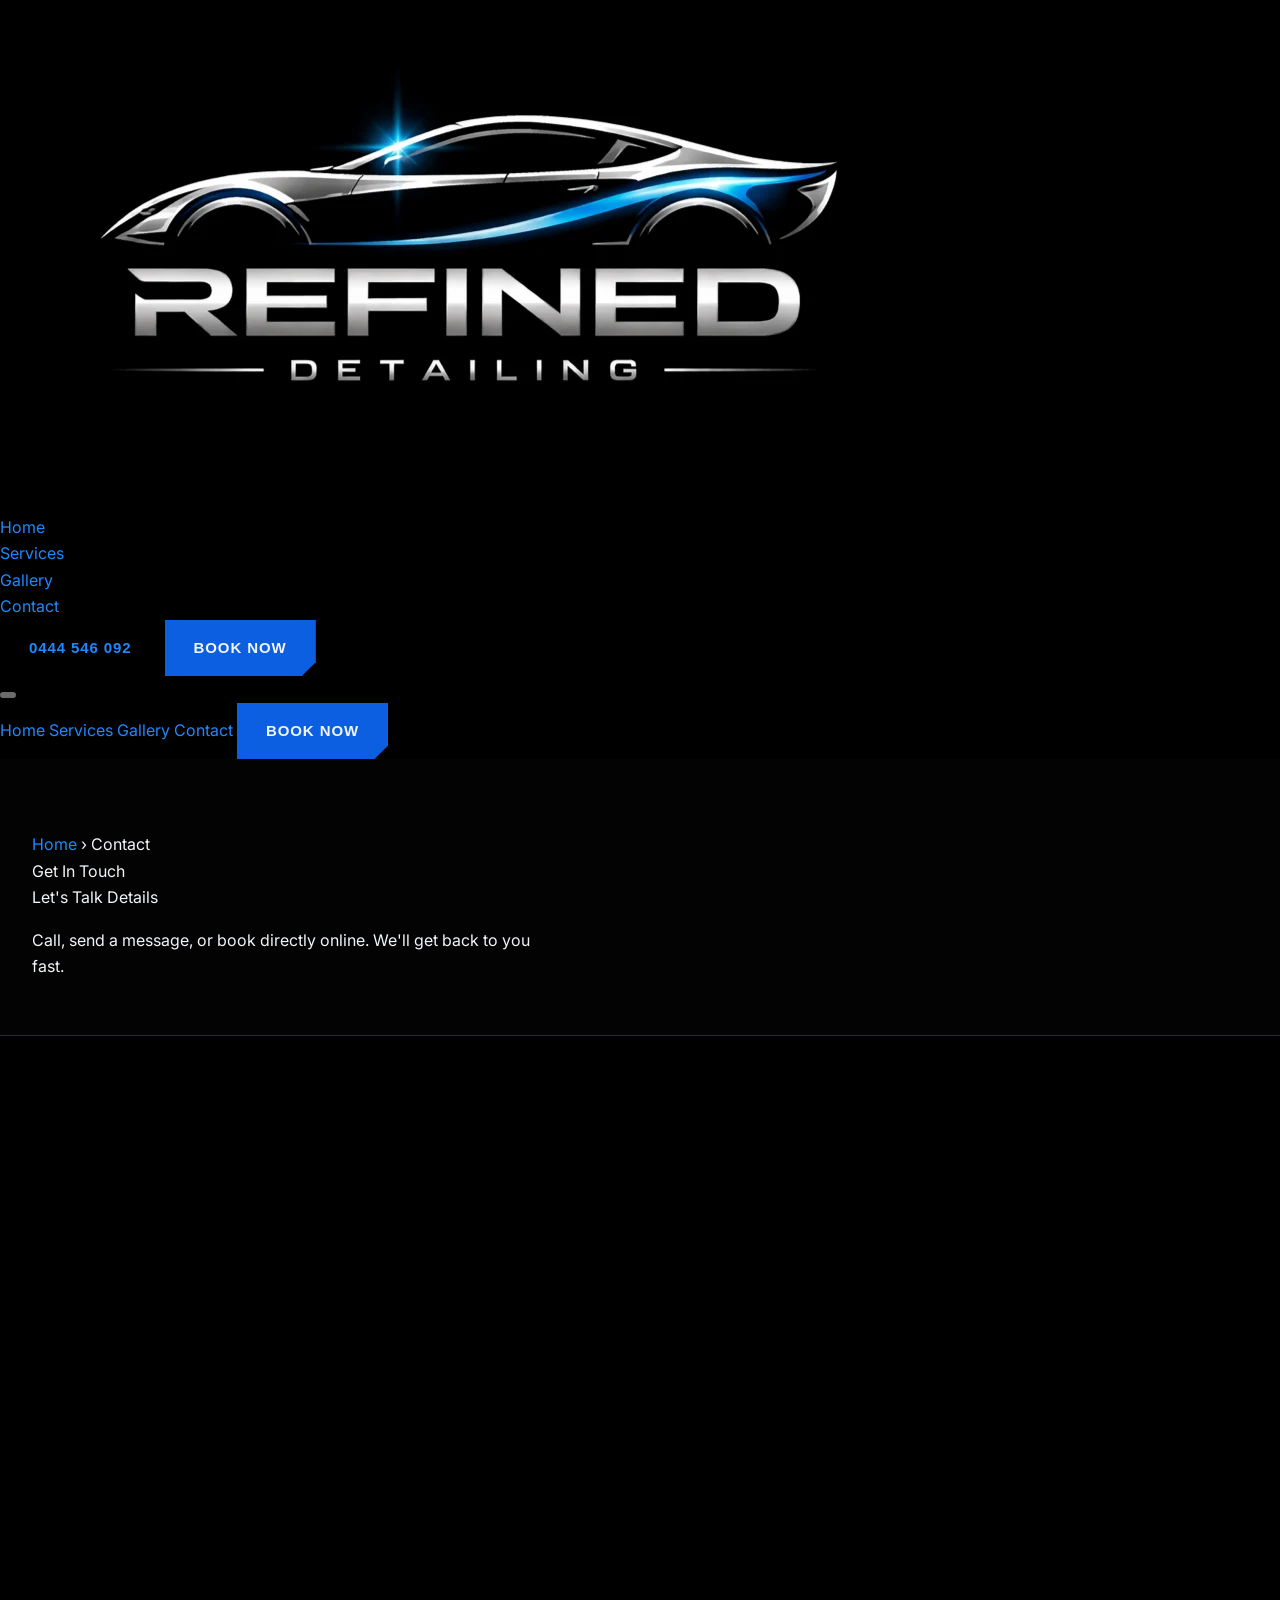
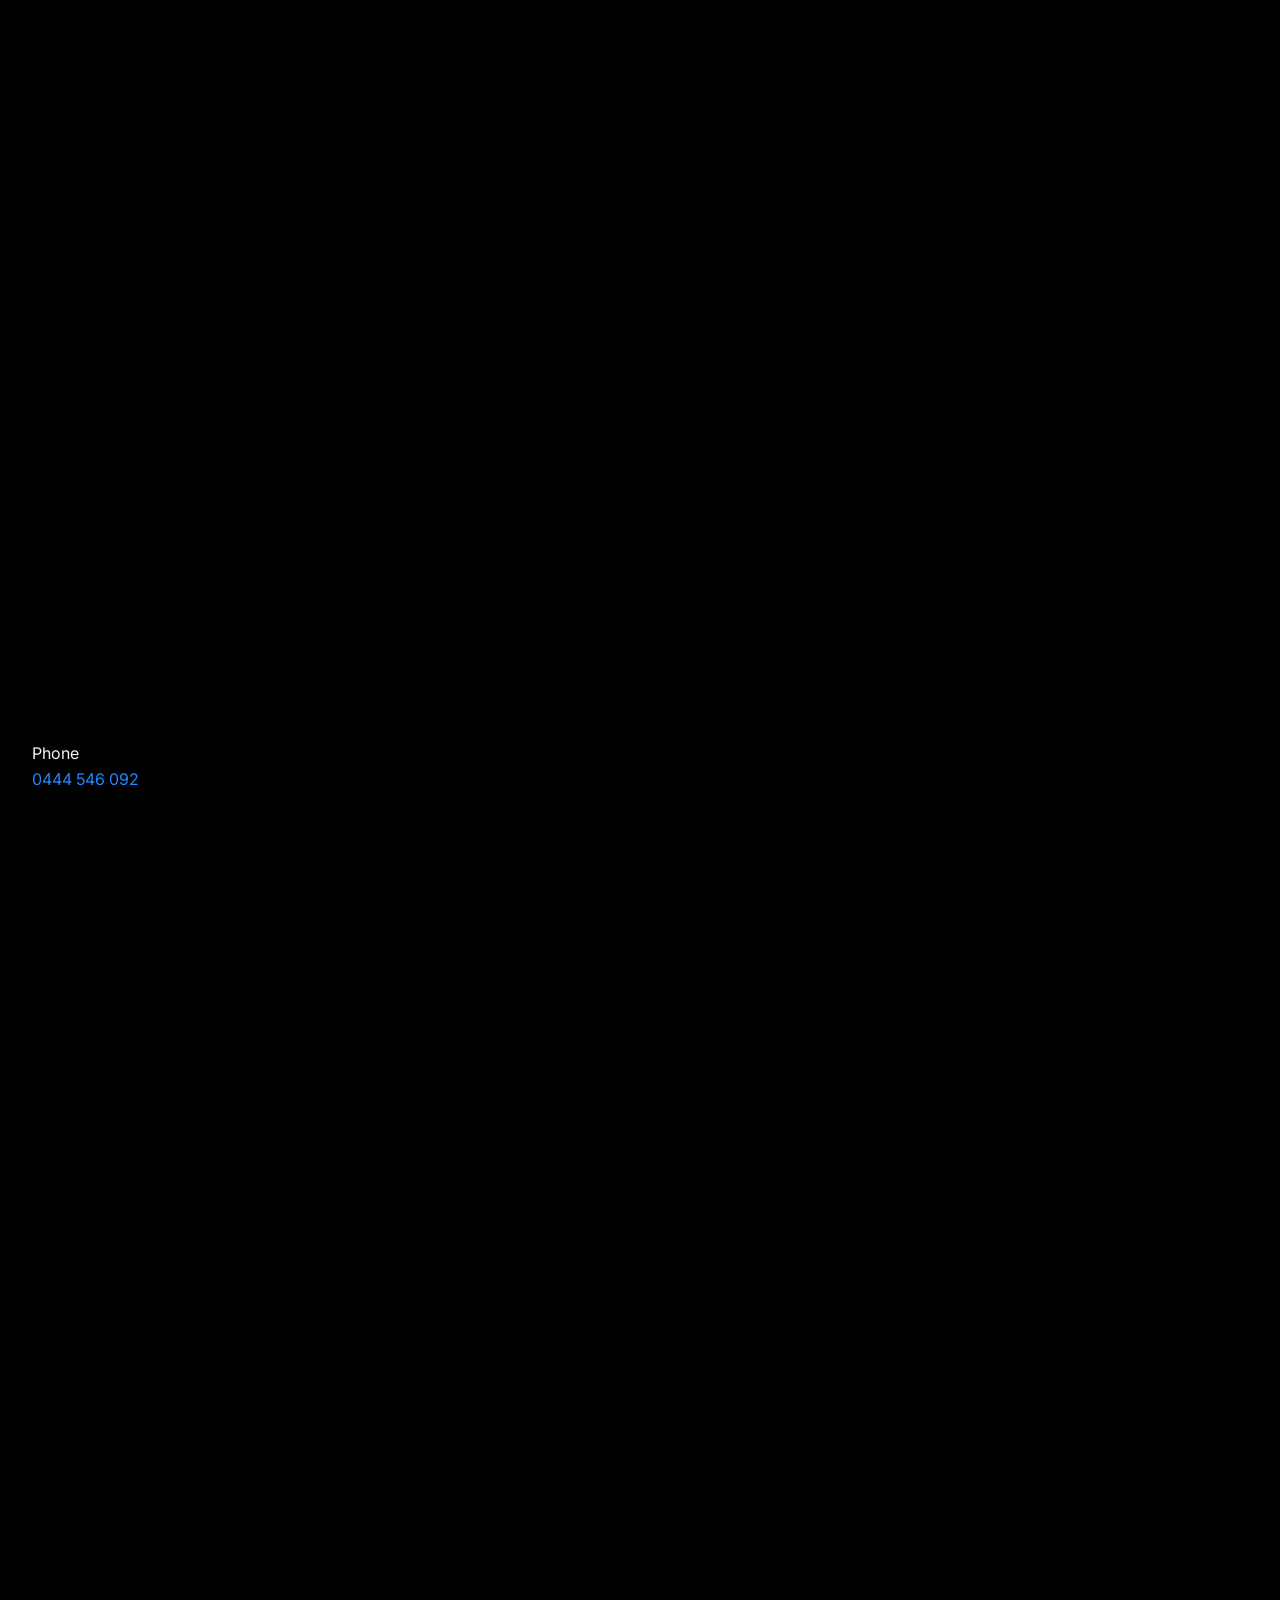
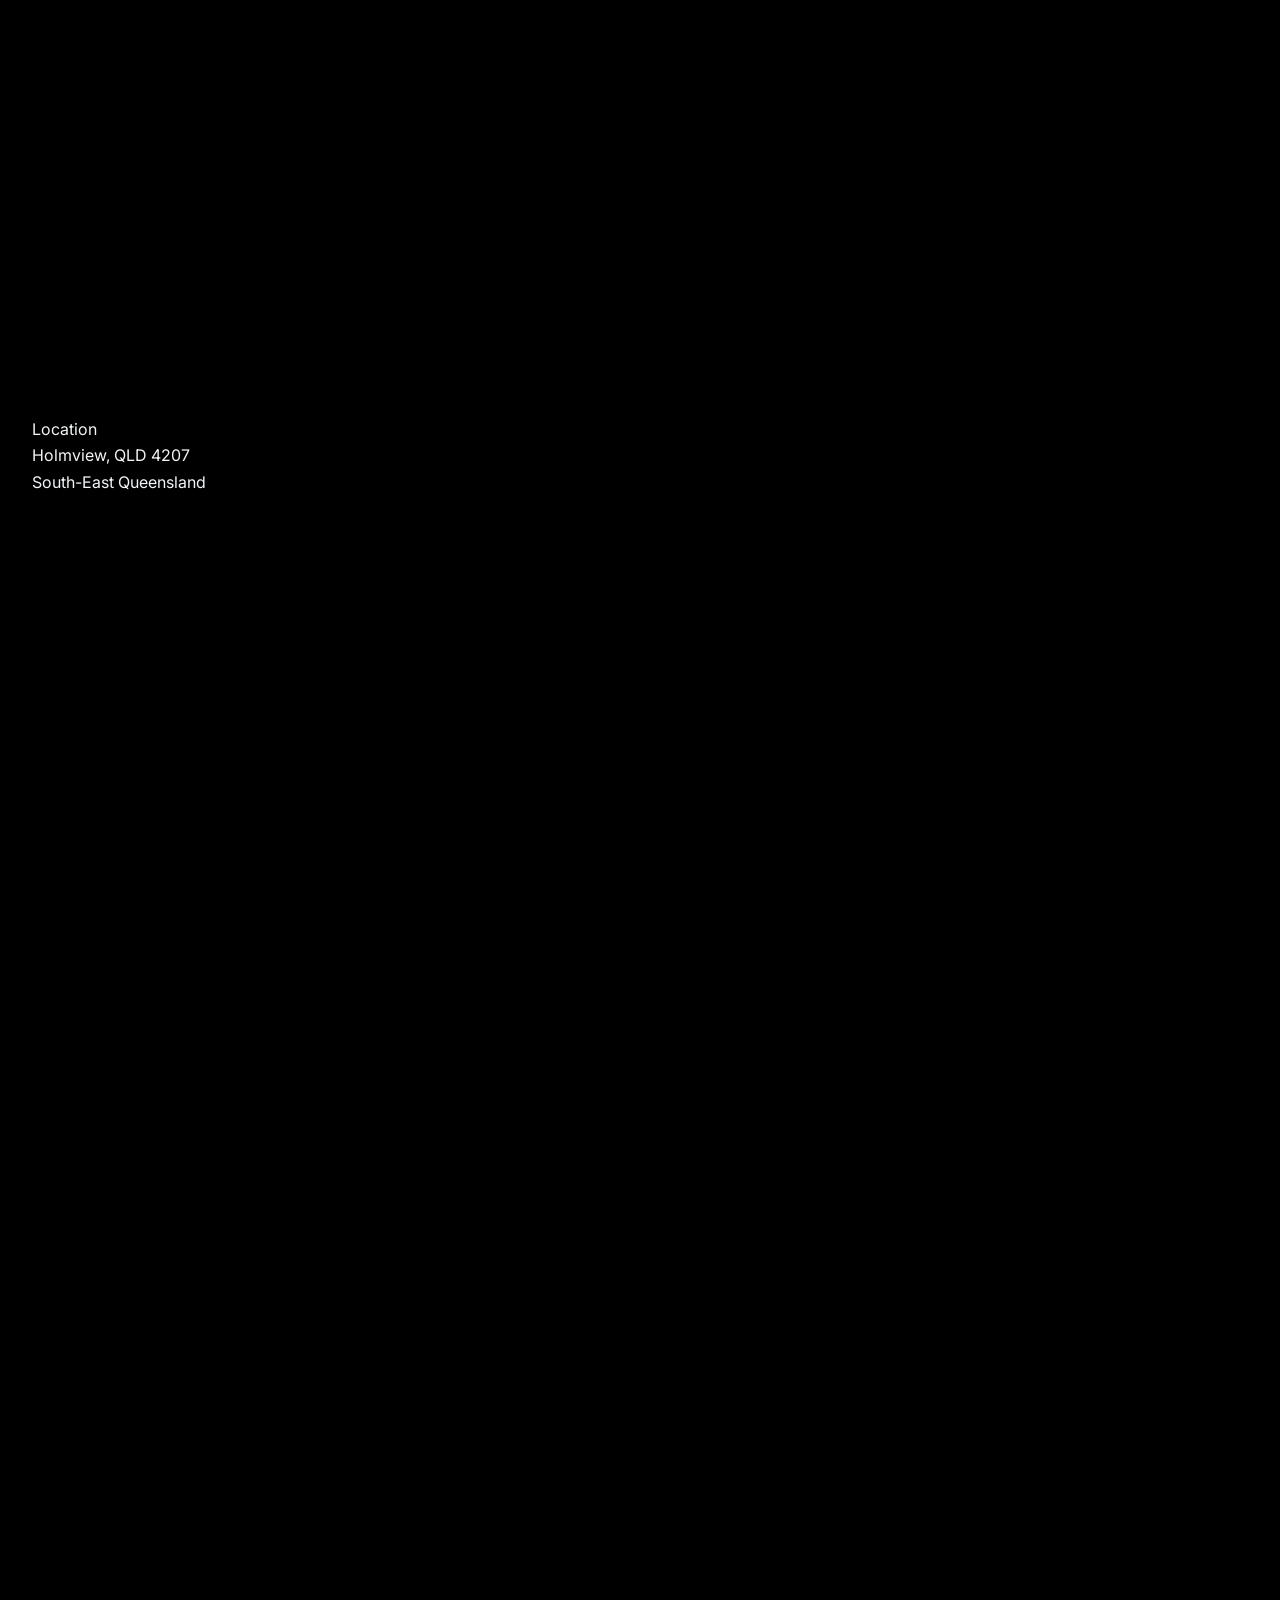
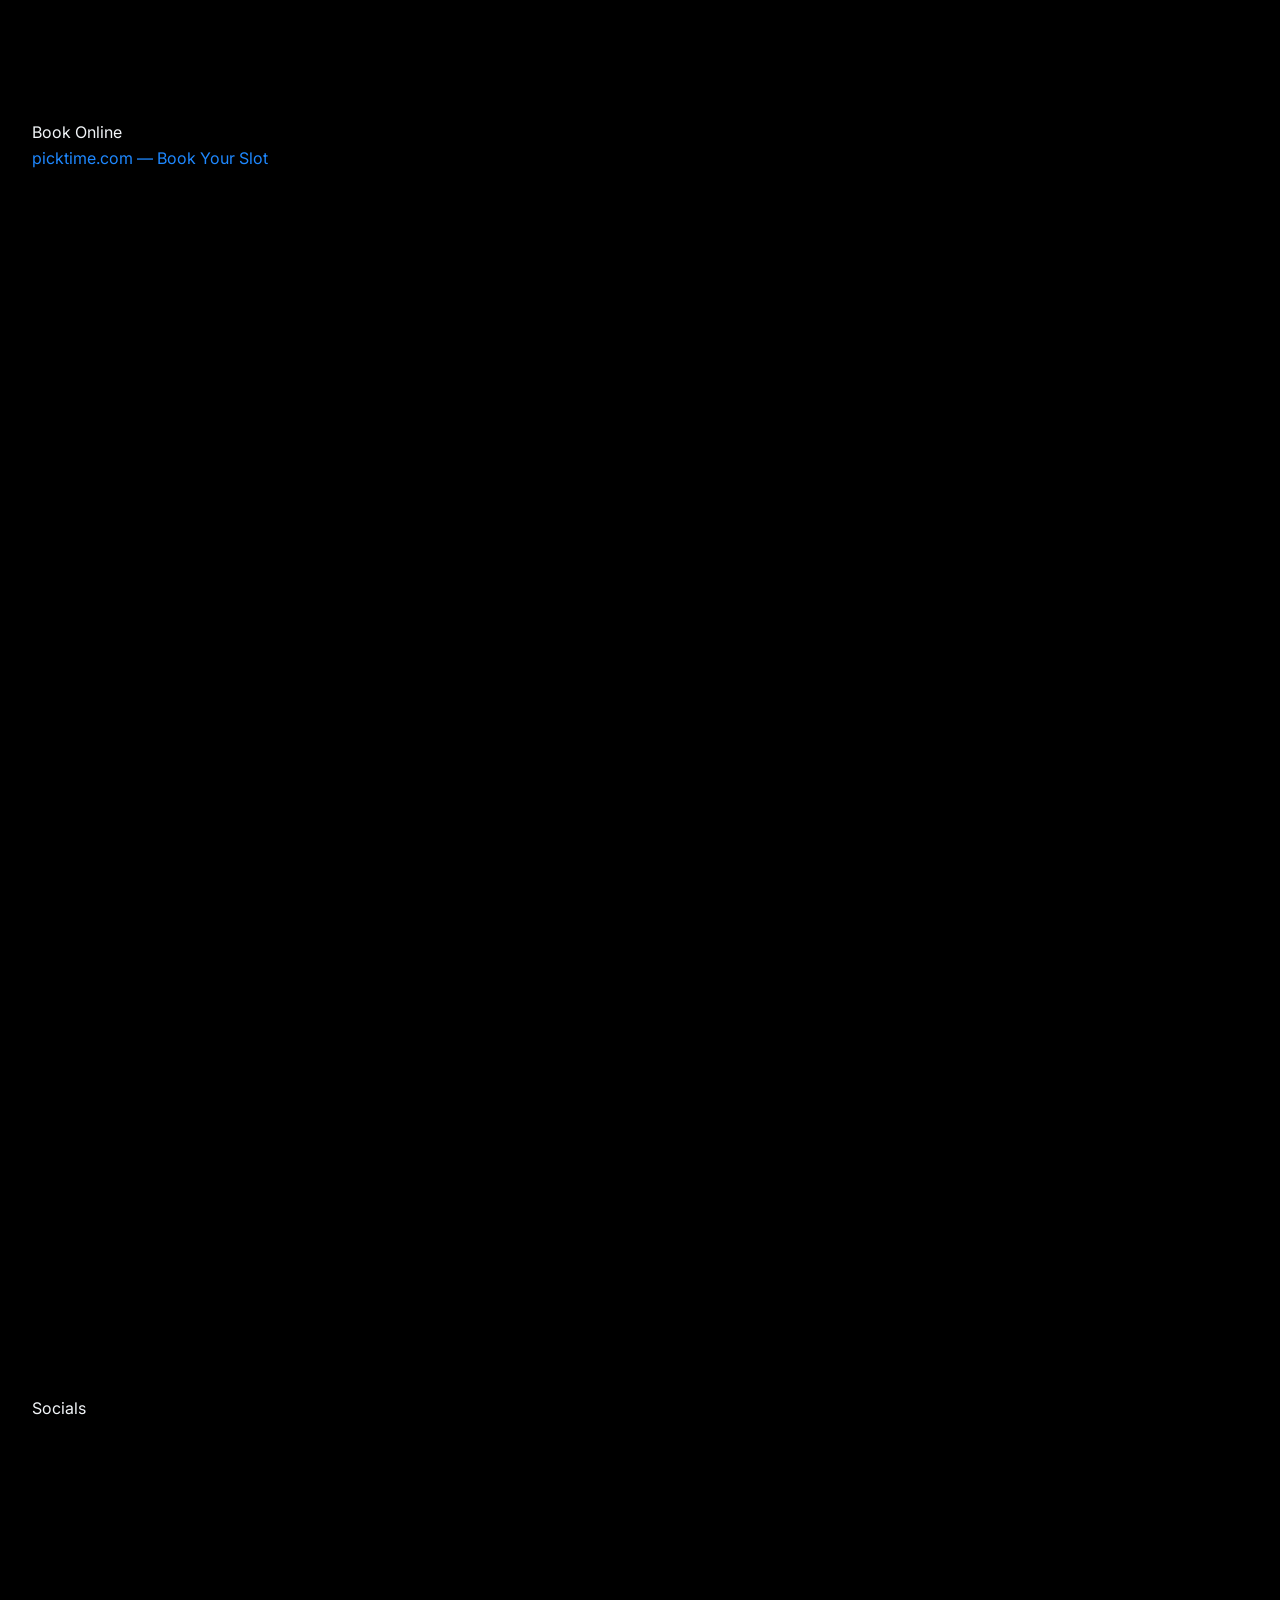
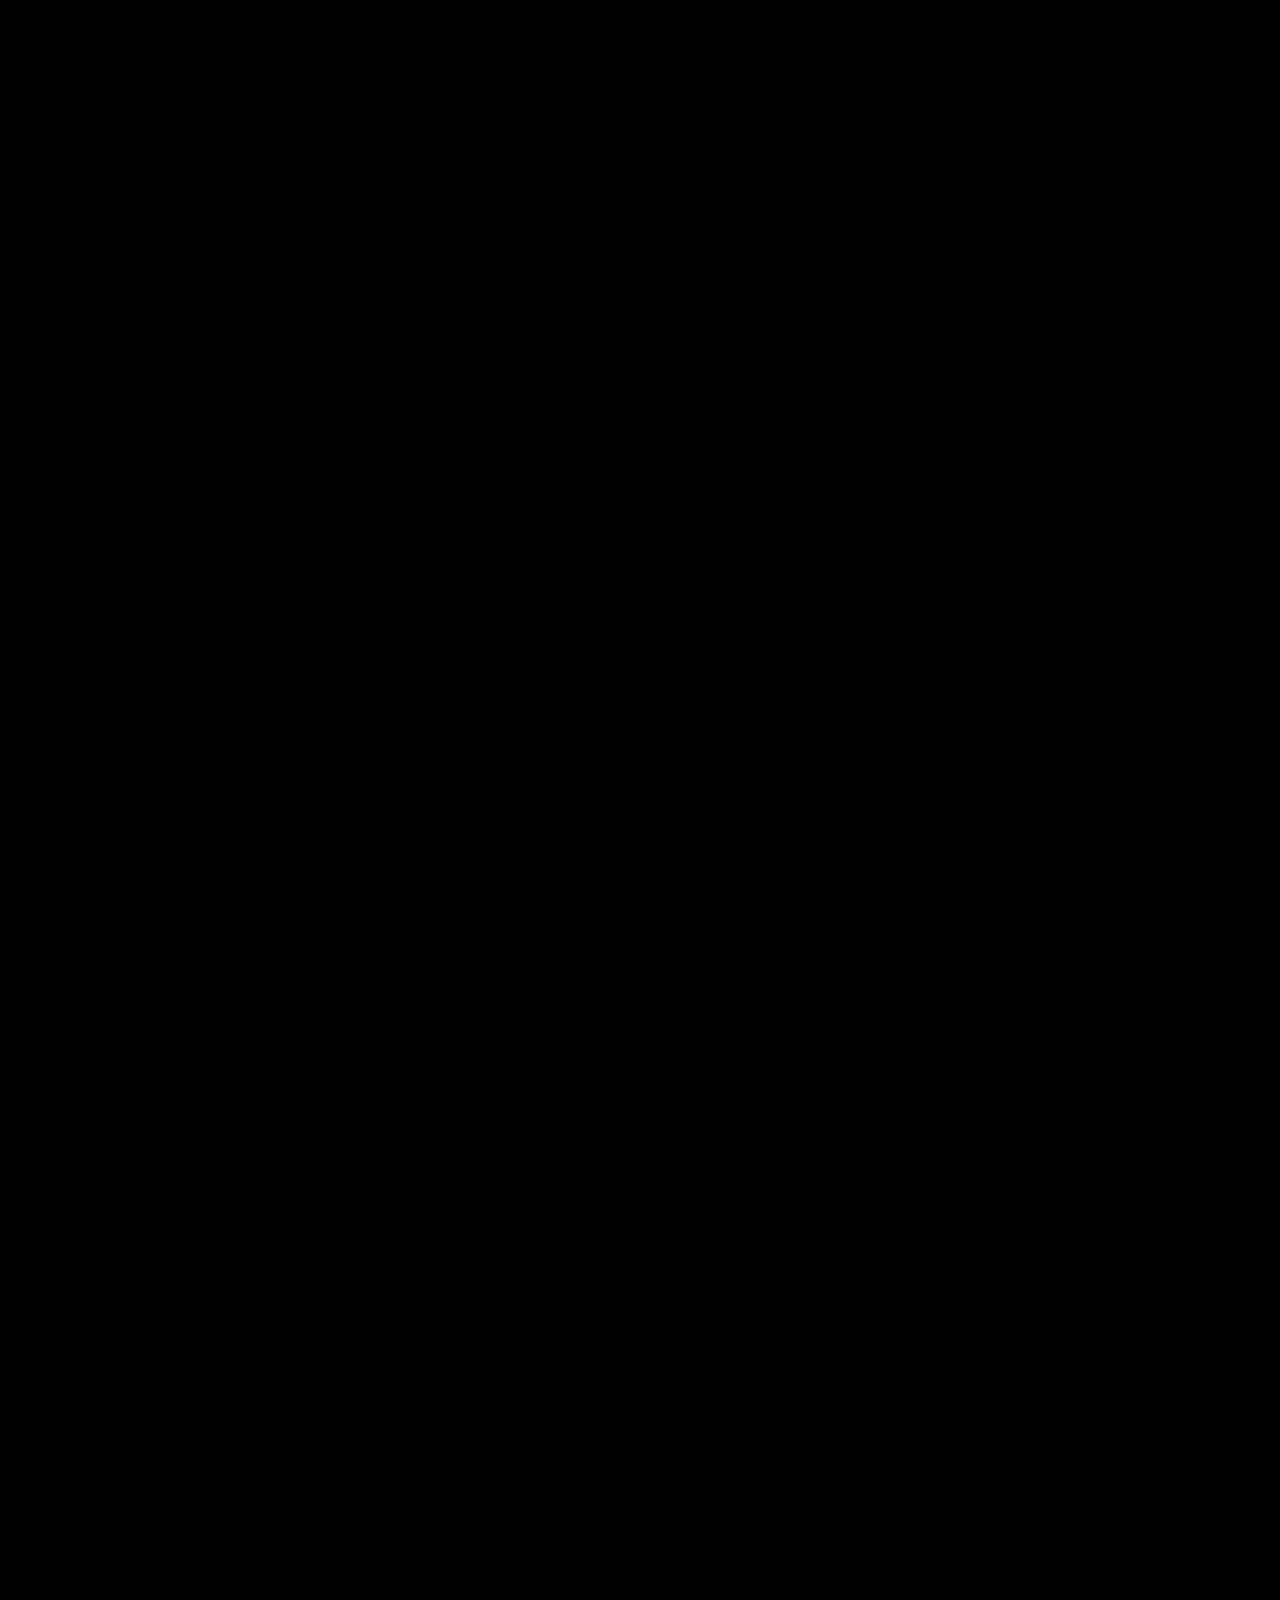
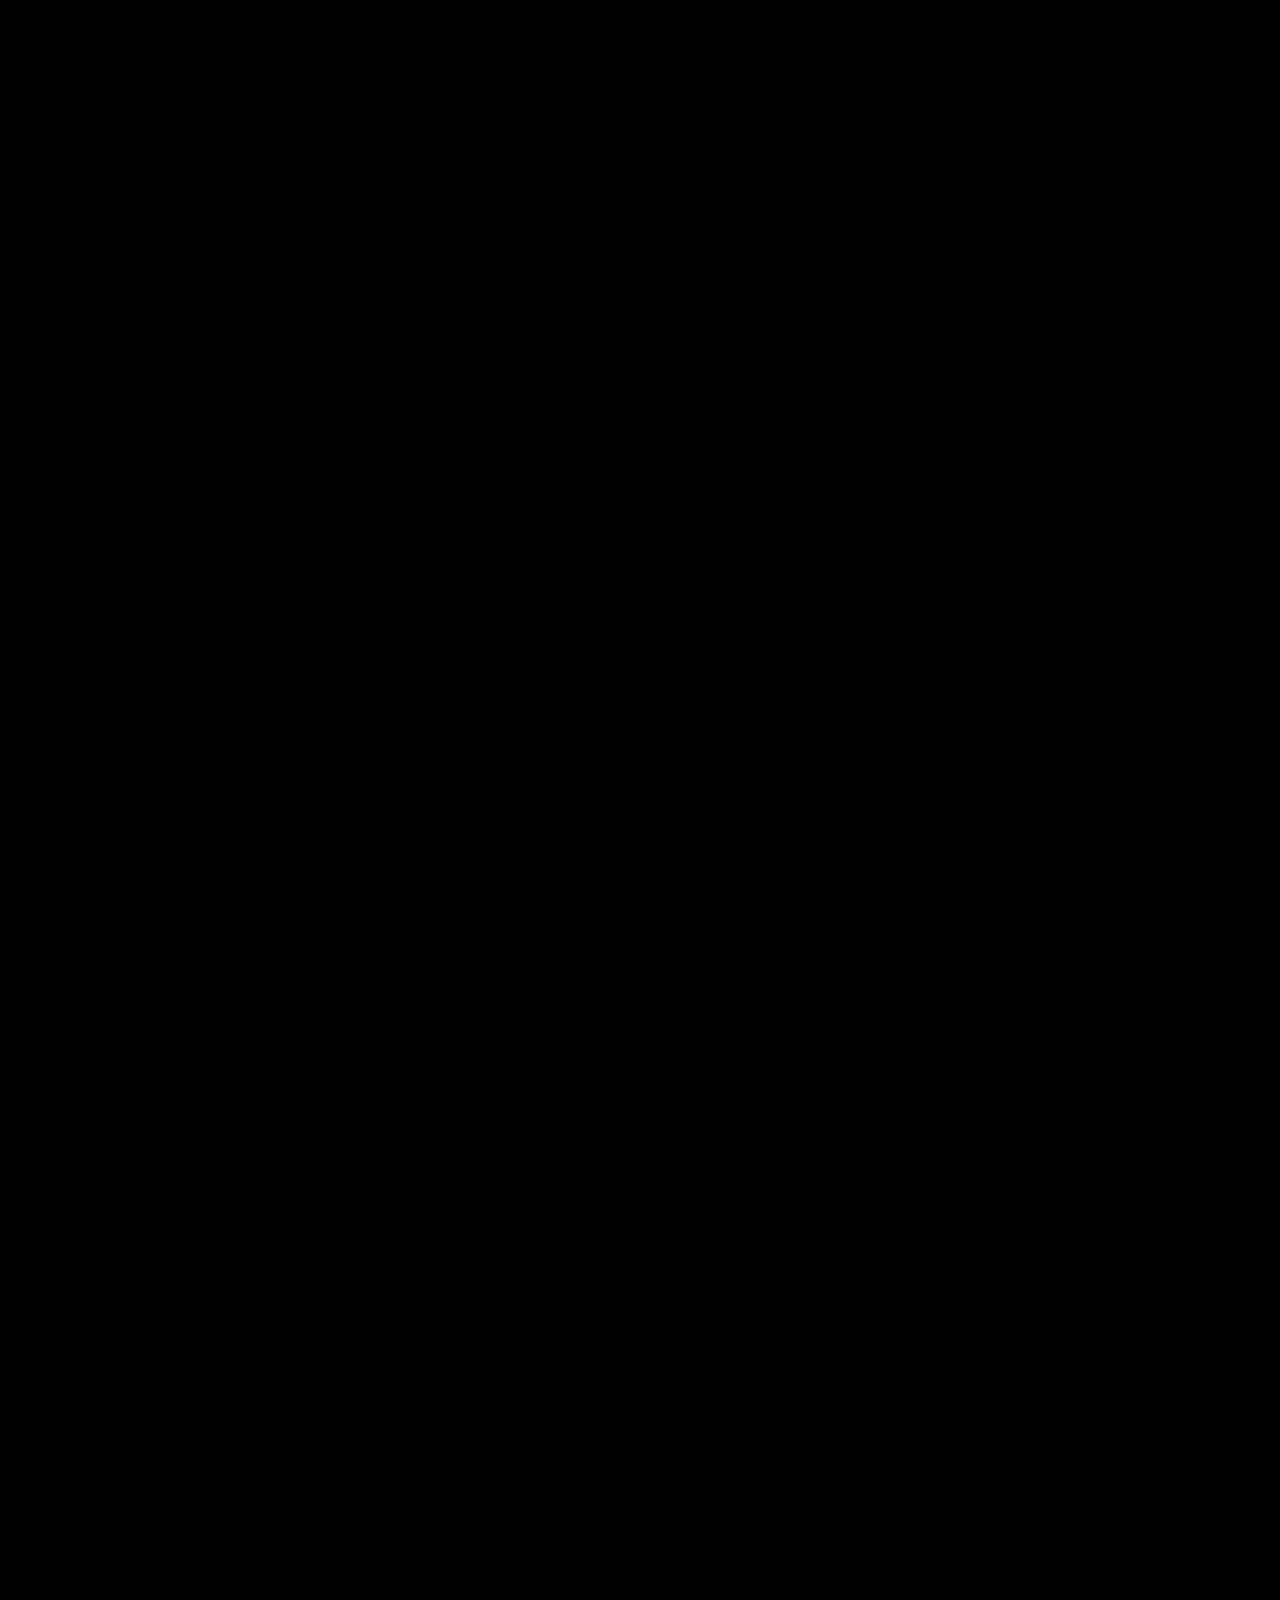
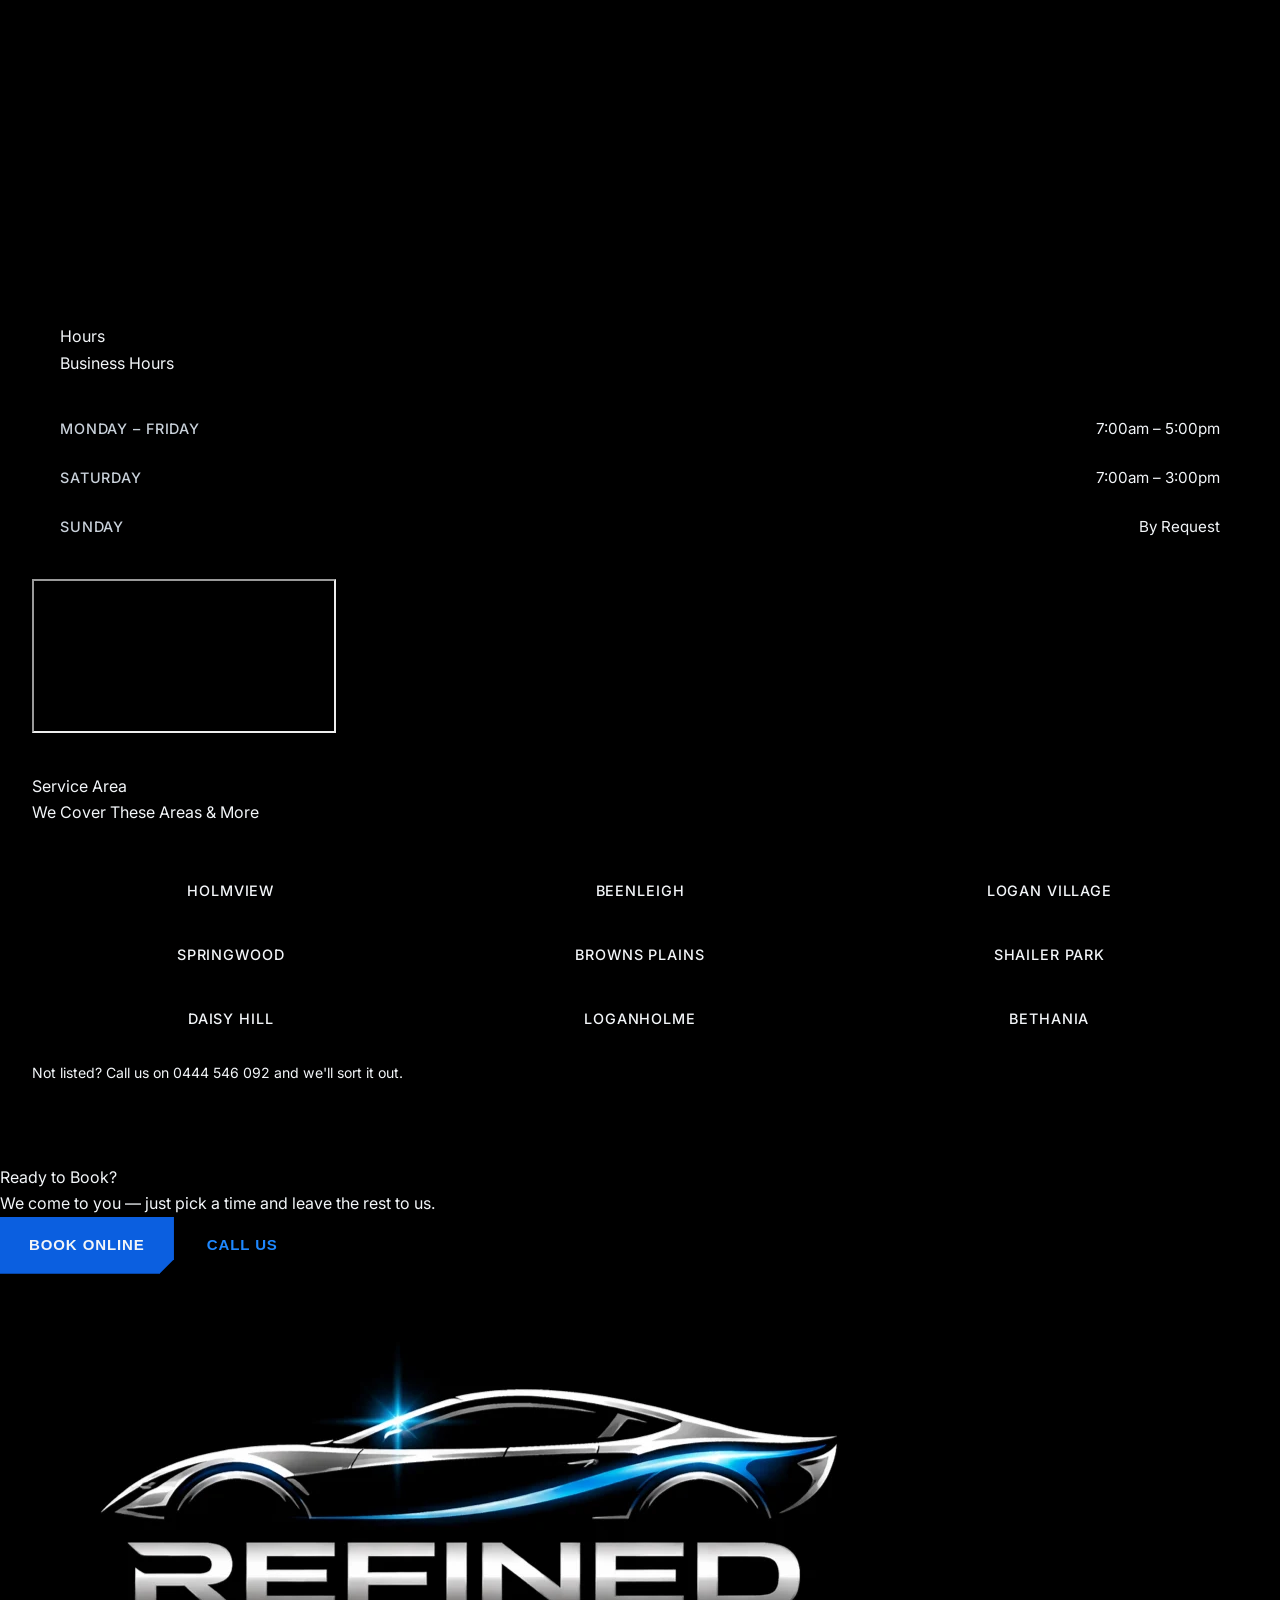
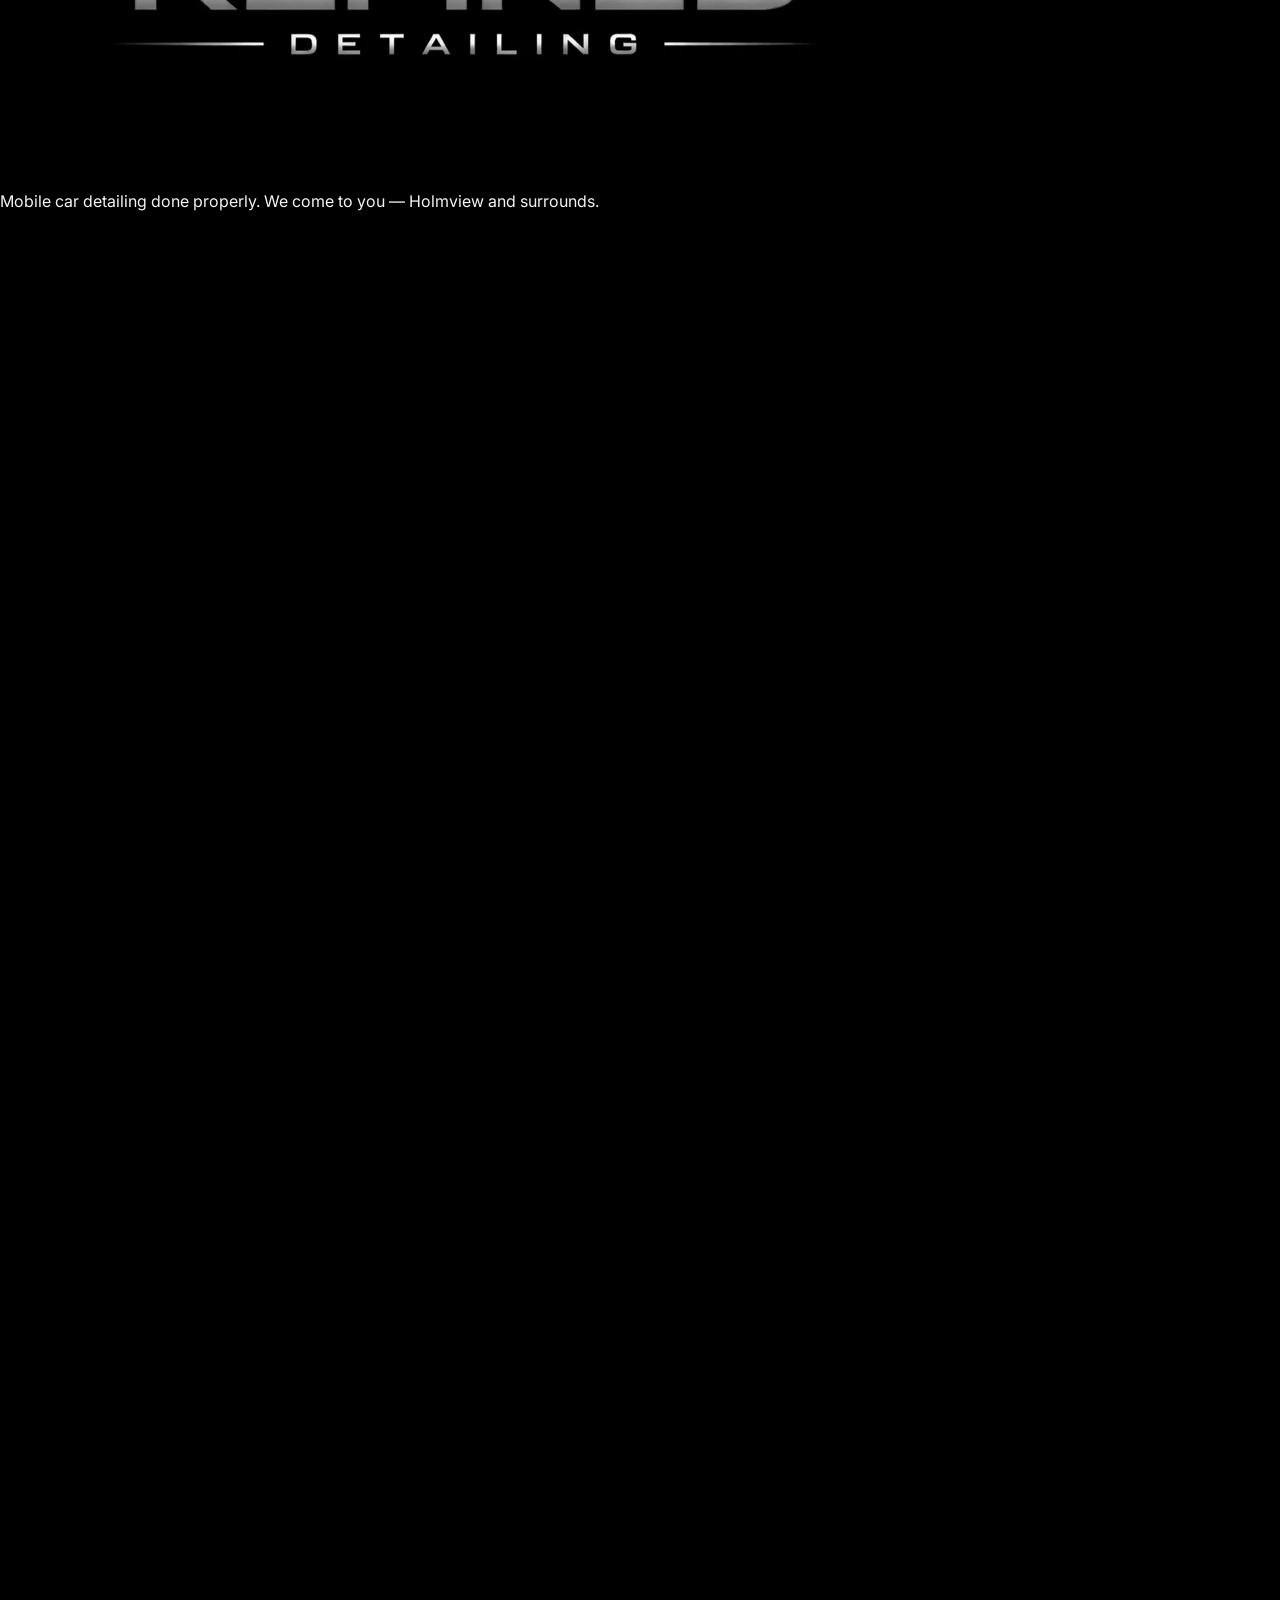
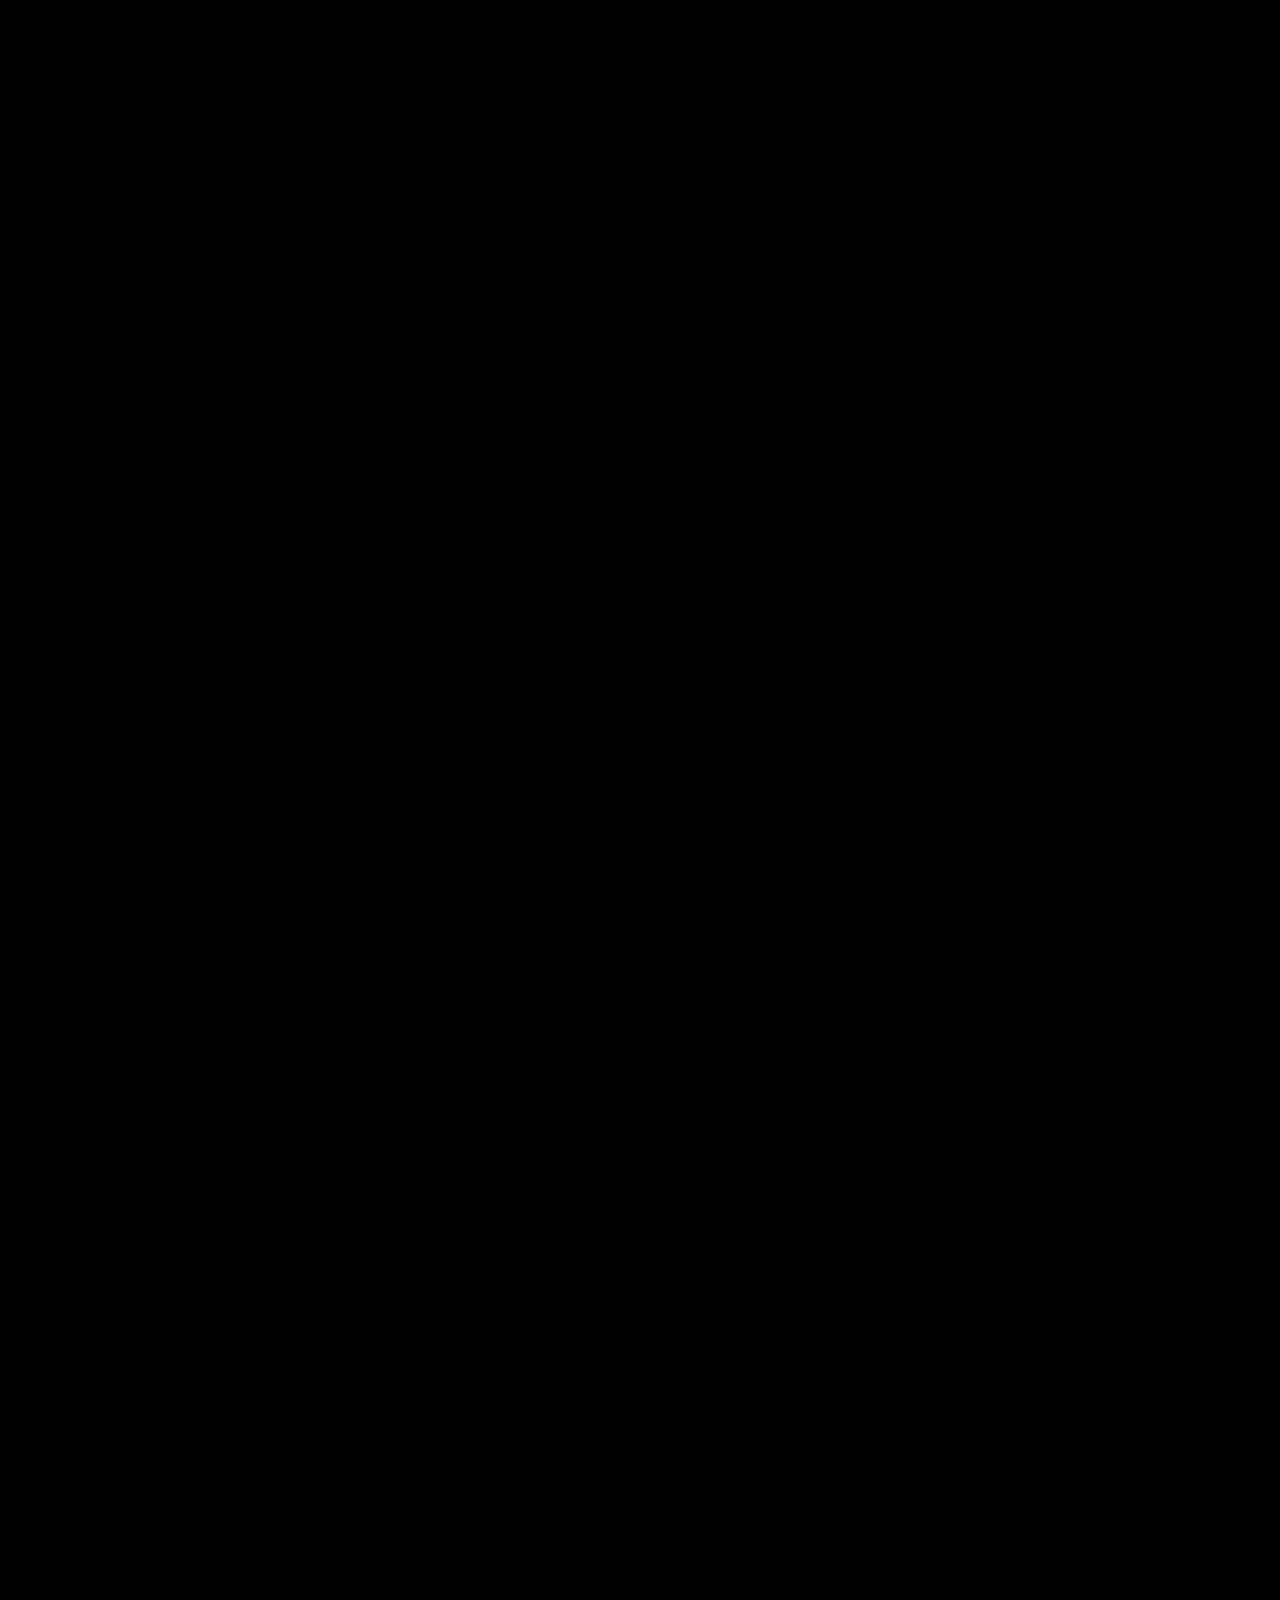
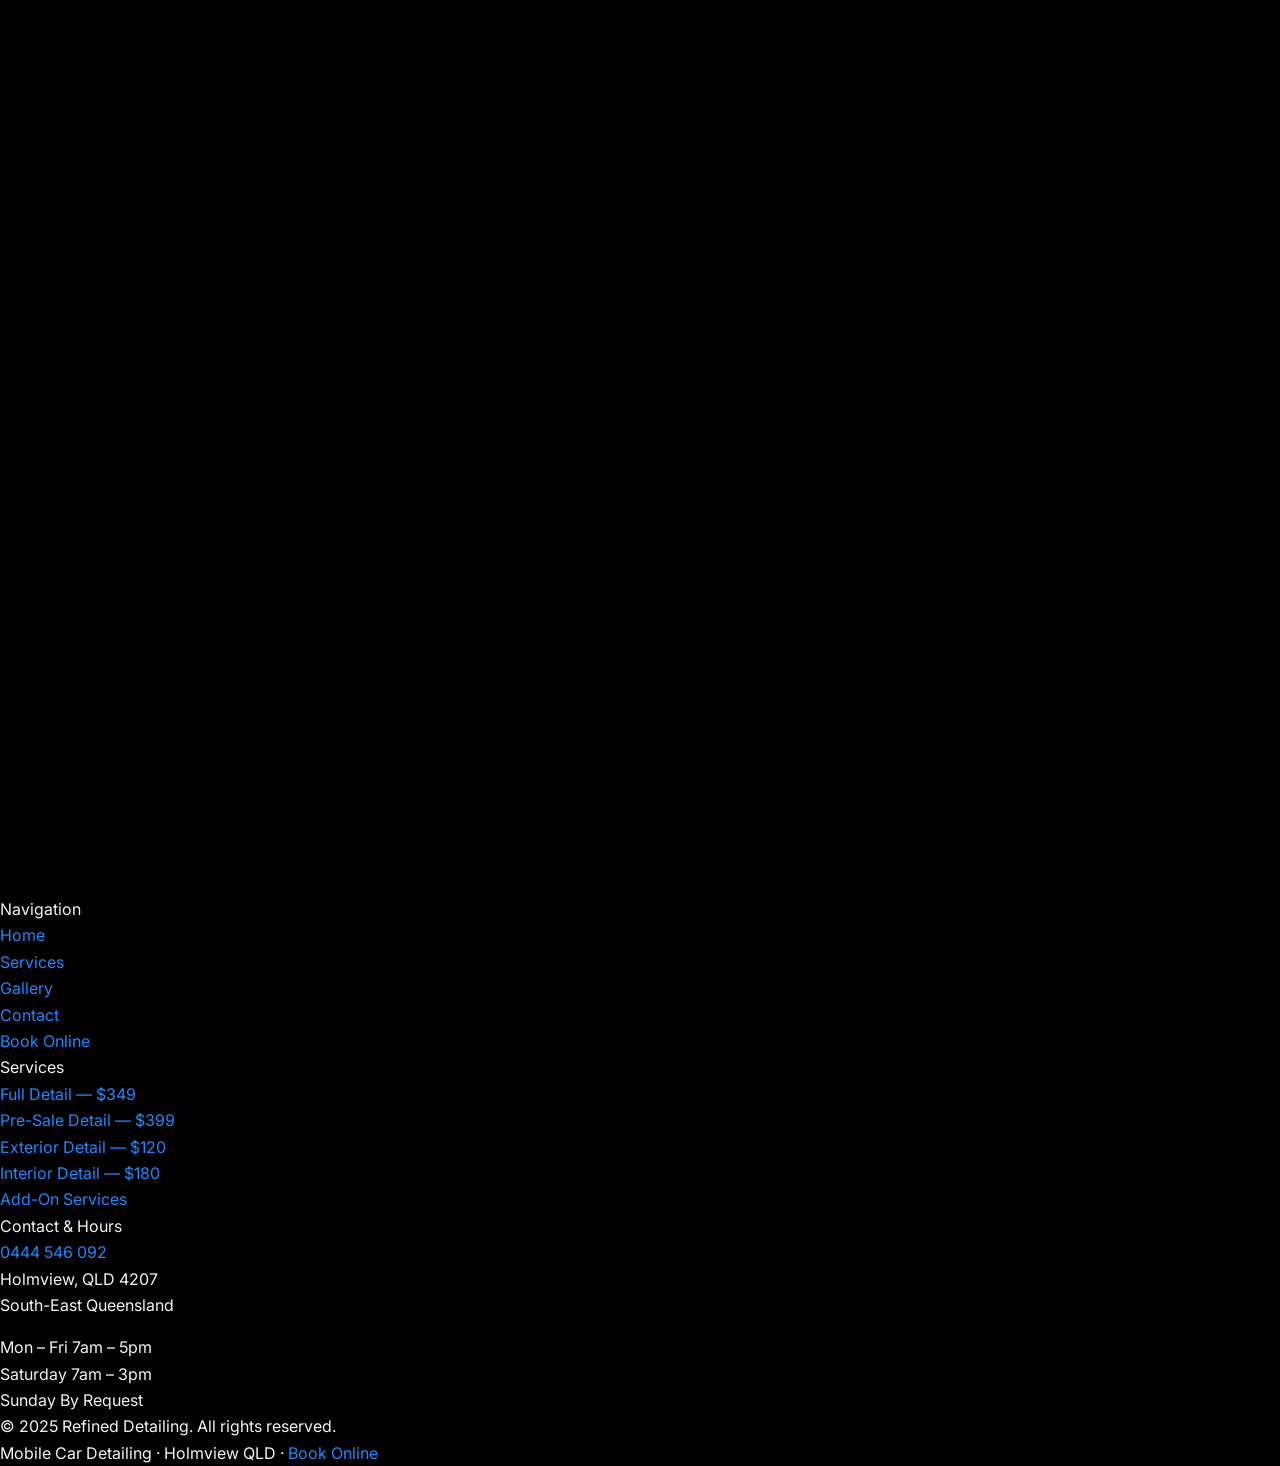
<file: contact.html>
<!DOCTYPE html>
<html lang="en">
<head>
  <meta charset="UTF-8" />
  <meta name="viewport" content="width=device-width, initial-scale=1.0" />
  <title>Contact — Refined Detailing · Holmview QLD</title>
  <meta name="description" content="Get in touch with Refined Detailing. Call, email or book online. Mobile car detailing servicing Holmview and South-East Queensland." />
  <link href="https://fonts.googleapis.com/css2?family=Inter:wght@300;400;600;700&family=Poppins:wght@500;700&family=Barlow+Condensed:wght@400;600&display=swap" rel="stylesheet">
  <link rel="stylesheet" href="styles.css" />
  <link rel="icon" href="/favicon.ico">
  <style>
    .hours-table {
      width: 100%;
      margin-top: 28px;
    }

    .hours-row {
      display: flex;
      justify-content: space-between;
      align-items: center;
      padding: 12px 0;
      border-bottom: 1px solid var(--border);
      font-size: 0.95rem;
    }

    .hours-day {
      font-family: var(--font-cond);
      font-weight: 500;
      letter-spacing: 0.06em;
      text-transform: uppercase;
      color: var(--chrome);
      font-size: 0.9rem;
    }

    .hours-time {
      color: var(--white-dim);
    }

    .service-area-grid {
      display: grid;
      grid-template-columns: repeat(3, 1fr);
      gap: 12px;
      margin-top: 40px;
    }

    .area-tag {
      background: var(--dark-2);
      border: 1px solid var(--border);
      border-radius: var(--radius);
      padding: 14px 16px;
      font-family: var(--font-cond);
      font-size: 0.9rem;
      font-weight: 500;
      letter-spacing: 0.06em;
      text-transform: uppercase;
      color: var(--chrome-dim);
      text-align: center;
      transition: var(--transition);
    }

    .area-tag:hover {
      border-color: var(--border-blue);
      color: var(--blue-bright);
      background: var(--dark-3);
    }

    @media (max-width: 768px) {
      .service-area-grid { grid-template-columns: repeat(2, 1fr); }
    }
  </style>
</head>
<body>

<!-- ── NAV ──────────────────────────────────────────────────── -->
<nav id="navbar">
  <div class="container nav-inner">
    <a href="index.html" class="nav-logo">
      <!-- PLACEHOLDER: logo.jpg -->
      <img src="logo.jpg" alt="Refined Detailing" onerror="this.style.display='none'; this.nextElementSibling.style.display='block';" />
      <span style="display:none; font-family:'Poppins',sans-serif; font-size:1.5rem; letter-spacing:0.06em; color:#f0f2f5;">Refined <span style="color:#3da0f5;">Detailing</span></span>
    </a>
    <ul class="nav-links">
      <li><a href="index.html">Home</a></li>
      <li><a href="services.html">Services</a></li>
      <li><a href="gallery.html">Gallery</a></li>
      <li><a href="contact.html">Contact</a></li>
    </ul>
    <div class="nav-cta">
      <a href="tel:0444546092" class="nav-phone btn btn-outline btn-phone">0444 546 092</a>
      <a href="https://picktime.com" target="_blank" rel="noopener" class="btn btn-primary">Book Now</a>
    </div>
    <button class="hamburger" id="hamburger" aria-label="Menu" aria-controls="mobileMenu" aria-expanded="false" type="button">
      <span></span><span></span><span></span>
    </button>
  </div>
</nav>

<!-- ── MOBILE MENU ───────────────────────────────────────────── -->
<div class="mobile-menu" id="mobileMenu">
  <a href="index.html">Home</a>
  <a href="services.html">Services</a>
  <a href="gallery.html">Gallery</a>
  <a href="contact.html">Contact</a>
  <a href="https://picktime.com" target="_blank" rel="noopener" class="btn btn-primary">Book Now</a>
</div>

<!-- ── PAGE HERO ─────────────────────────────────────────────── -->
<div class="page-hero" style="background: linear-gradient(rgba(5,5,7,0.6), rgba(5,5,7,0.6)), url('https://images.pexels.com/photos/3807517/pexels-photo-3807517.jpeg?auto=compress&cs=tinysrgb&w=1920') center/cover no-repeat;">
  <div class="container">
    <div class="breadcrumb">
      <a href="index.html">Home</a>
      <span class="sep">›</span>
      <span>Contact</span>
    </div>
    <span class="label">Get In Touch</span>
    <h1 class="heading">Let's Talk <span>Details</span></h1>
    <p class="body-text" style="max-width:520px; margin-top:16px;">
      Call, send a message, or book directly online. We'll get back to you fast.
    </p>
  </div>
</div>

<!-- ── CONTACT SECTION ──────────────────────────────────────── -->
<section class="section">
  <div class="container">
    <div class="contact-grid">

      <!-- Left — Contact Details -->
      <div class="contact-details">

        <div class="contact-item reveal">
          <div class="contact-icon">
            <svg viewBox="0 0 24 24"><path d="M22 16.92v3a2 2 0 01-2.18 2 19.79 19.79 0 01-8.63-3.07A19.5 19.5 0 013.07 9.81a19.79 19.79 0 01-3.07-8.67A2 2 0 012 .18h3a2 2 0 012 1.72 12.84 12.84 0 00.7 2.81 2 2 0 01-.45 2.11L6.09 7.91a16 16 0 006 6l1.27-1.27a2 2 0 012.11-.45 12.84 12.84 0 002.81.7A2 2 0 0122 14.92v2z"/></svg>
          </div>
          <div>
            <div class="contact-item-label">Phone</div>
            <div class="contact-item-value">
              <a href="tel:0444546092">0444 546 092</a>
            </div>
          </div>
        </div>

        <div class="contact-item reveal reveal-delay-1">
          <div class="contact-icon">
            <svg viewBox="0 0 24 24"><path d="M21 10c0 7-9 13-9 13s-9-6-9-13a9 9 0 0118 0z"/><circle cx="12" cy="10" r="3"/></svg>
          </div>
          <div>
            <div class="contact-item-label">Location</div>
            <div class="contact-item-value">Holmview, QLD 4207<br>South-East Queensland</div>
          </div>
        </div>

        <div class="contact-item reveal reveal-delay-2">
          <div class="contact-icon">
            <svg viewBox="0 0 24 24"><rect x="3" y="4" width="18" height="18" rx="2" ry="2"/><line x1="16" y1="2" x2="16" y2="6"/><line x1="8" y1="2" x2="8" y2="6"/><line x1="3" y1="10" x2="21" y2="10"/></svg>
          </div>
          <div>
            <div class="contact-item-label">Book Online</div>
            <div class="contact-item-value">
              <a href="https://picktime.com" target="_blank" rel="noopener">picktime.com — Book Your Slot</a>
            </div>
          </div>
        </div>

        <div class="contact-item reveal reveal-delay-3">
          <div class="contact-icon">
            <svg viewBox="0 0 24 24"><circle cx="12" cy="12" r="10"/><path d="M18 2h-3a5 5 0 00-5 5v3H7v4h3v8h4v-8h3l1-4h-4V7a1 1 0 011-1h3z" fill="currentColor" stroke="none" style="fill:var(--blue-bright);"/></svg>
          </div>
          <div>
            <div class="contact-item-label">Socials</div>
            <div class="contact-item-value">
              <div class="social-links" style="margin-top:4px;">
                <a href="https://facebook.com/refineddetailing" target="_blank" rel="noopener noreferrer" class="social-link" aria-label="Facebook">
                  <svg viewBox="0 0 24 24" aria-hidden="true"><path d="M18 2h-3a5 5 0 00-5 5v3H7v4h3v8h4v-8h3l1-4h-4V7a1 1 0 011-1h3z"/></svg>
                </a>
                <a href="https://instagram.com/refineddetailing" target="_blank" rel="noopener noreferrer" class="social-link" aria-label="Instagram">
                  <svg viewBox="0 0 24 24" aria-hidden="true"><rect x="2" y="2" width="20" height="20" rx="5" ry="5"/><path d="M16 11.37A4 4 0 1112.63 8 4 4 0 0116 11.37z"/><line x1="17.5" y1="6.5" x2="17.51" y2="6.5"/></svg>
                </a>
                <a href="mailto:info@refineddetailing.com" class="social-link" aria-label="Email">
                  <svg viewBox="0 0 24 24" aria-hidden="true"><path d="M3 8l9 6 9-6v8a2 2 0 0 1-2 2H5a2 2 0 0 1-2-2z"/><path d="M21 6a2 2 0 0 1-2 2H5a2 2 0 0 1-2-2V6a2 2 0 0 1 2-2h14a2 2 0 0 1 2 2z"/></svg>
                </a>
              </div>
            </div>
          </div>
        </div>

        <!-- Hours -->
        <div style="background:var(--dark-2); border:1px solid var(--border); border-radius:var(--radius-lg); padding:28px;" class="reveal">
          <span class="label" style="margin-bottom:4px;">Hours</span>
          <p class="subheading" style="font-size:1rem; margin-bottom:0;">Business Hours</p>
          <div class="hours-table">
            <div class="hours-row">
              <span class="hours-day">Monday – Friday</span>
              <span class="hours-time">7:00am – 5:00pm</span>
            </div>
            <div class="hours-row">
              <span class="hours-day">Saturday</span>
              <span class="hours-time">7:00am – 3:00pm</span>
            </div>
            <div class="hours-row" style="border:none;">
              <span class="hours-day">Sunday</span>
              <span class="hours-time">By Request</span>
            </div>
          </div>
        </div>

      </div>

      <!-- Right — Map -->
      <div class="reveal reveal-delay-2">
        <div class="map-wrap">
          <!-- Google Maps embed — Holmview QLD -->
          <iframe
            src="https://www.google.com/maps/embed?pb=!1m18!1m12!1m3!1d3533.0!2d153.0557!3d-27.7566!2m3!1f0!2f0!3f0!3m2!1i1024!2i768!4f13.1!3m3!1m2!1s0x6b91519a2d9c96d3%3A0x502a35af3de7d90!2sHolmview%20QLD%204207!5e0!3m2!1sen!2sau!4v1"
            allowfullscreen=""
            loading="lazy"
            referrerpolicy="no-referrer-when-downgrade"
            title="Refined Detailing Service Area - Holmview QLD"
          ></iframe>
        </div>

        <div style="margin-top:32px;" class="reveal">
          <span class="label">Service Area</span>
          <h3 class="subheading" style="font-size:1rem;">We Cover These Areas &amp; More</h3>
          <div class="service-area-grid">
            <div class="area-tag">Holmview</div>
            <div class="area-tag">Beenleigh</div>
            <div class="area-tag">Logan Village</div>
            <div class="area-tag">Springwood</div>
            <div class="area-tag">Browns Plains</div>
            <div class="area-tag">Shailer Park</div>
            <div class="area-tag">Daisy Hill</div>
            <div class="area-tag">Loganholme</div>
            <div class="area-tag">Bethania</div>
          </div>
          <p class="body-text" style="margin-top:16px; font-size:0.88rem;">Not listed? Call us on <a href="tel:0444546092" style="color:var(--blue-bright);">0444 546 092</a> and we'll sort it out.</p>
        </div>
      </div>

    </div>
  </div>
</section>

<!-- ── CTA BANNER ──────────────────────────────────────────── -->
<div class="cta-banner">
  <div class="container cta-banner-inner">
    <div class="cta-banner-text reveal">
      <h2 class="heading">Ready to Book?</h2>
      <p>We come to you — just pick a time and leave the rest to us.</p>
    </div>
    <div class="cta-banner-actions reveal reveal-delay-1">
      <a href="https://picktime.com" target="_blank" rel="noopener" class="btn btn-primary">Book Online</a>
      <a href="tel:0444546092" class="btn btn-outline">Call Us</a>
    </div>
  </div>
</div>

<!-- ── FOOTER ──────────────────────────────────────────────── -->
<footer>
  <div class="container">
    <div class="footer-grid">
      <div>
        <div class="footer-logo">
          <!-- PLACEHOLDER: logo.jpg -->
          <img src="logo.jpg" alt="Refined Detailing" onerror="this.style.display='none';" />
        </div>
        <p class="footer-tagline">Mobile car detailing done properly. We come to you — Holmview and surrounds.</p>
        <div class="social-links" style="margin-top:20px;">
          <a href="https://facebook.com/refineddetailing" target="_blank" rel="noopener noreferrer" class="social-link" aria-label="Facebook">
            <svg viewBox="0 0 24 24" aria-hidden="true"><path d="M18 2h-3a5 5 0 00-5 5v3H7v4h3v8h4v-8h3l1-4h-4V7a1 1 0 011-1h3z"/></svg>
          </a>
          <a href="https://instagram.com/refineddetailing" target="_blank" rel="noopener noreferrer" class="social-link" aria-label="Instagram">
            <svg viewBox="0 0 24 24" aria-hidden="true"><rect x="2" y="2" width="20" height="20" rx="5" ry="5"/><path d="M16 11.37A4 4 0 1112.63 8 4 4 0 0116 11.37z"/><line x1="17.5" y1="6.5" x2="17.51" y2="6.5"/></svg>
          </a>
          <a href="mailto:info@refineddetailing.com" class="social-link" aria-label="Email">
            <svg viewBox="0 0 24 24" aria-hidden="true"><path d="M3 8l9 6 9-6v8a2 2 0 0 1-2 2H5a2 2 0 0 1-2-2z"/><path d="M21 6a2 2 0 0 1-2 2H5a2 2 0 0 1-2-2V6a2 2 0 0 1 2-2h14a2 2 0 0 1 2 2z"/></svg>
          </a>
        </div>
      </div>
      <div>
        <p class="footer-heading">Navigation</p>
        <ul class="footer-links">
          <li><a href="index.html">Home</a></li>
          <li><a href="services.html">Services</a></li>
          <li><a href="gallery.html">Gallery</a></li>
          <li><a href="contact.html">Contact</a></li>
          <li><a href="https://picktime.com" target="_blank" rel="noopener">Book Online</a></li>
        </ul>
      </div>
      <div>
        <p class="footer-heading">Services</p>
        <ul class="footer-links">
          <li><a href="services.html">Full Detail — $349</a></li>
          <li><a href="services.html">Pre-Sale Detail — $399</a></li>
          <li><a href="services.html">Exterior Detail — $120</a></li>
          <li><a href="services.html">Interior Detail — $180</a></li>
          <li><a href="services.html">Add-On Services</a></li>
        </ul>
      </div>
      <div class="footer-contact">
        <p class="footer-heading">Contact &amp; Hours</p>
        <p><a href="tel:0444546092">0444 546 092</a></p>
        <p>Holmview, QLD 4207</p>
        <p>South-East Queensland</p>
        <div class="footer-hours-grid" style="margin-top:16px;">
          <p>Mon – Fri <span>7am – 5pm</span></p>
          <p>Saturday <span>7am – 3pm</span></p>
          <p>Sunday <span>By Request</span></p>
        </div>
      </div>
    </div>
    <div class="footer-bottom">
      <p>&copy; 2025 Refined Detailing. All rights reserved.</p>
      <p>Mobile Car Detailing · Holmview QLD · <a href="https://picktime.com" target="_blank" rel="noopener">Book Online</a></p>
    </div>
  </div>
</footer>

<script src="main.js"></script>
</body>
</html>
</file>
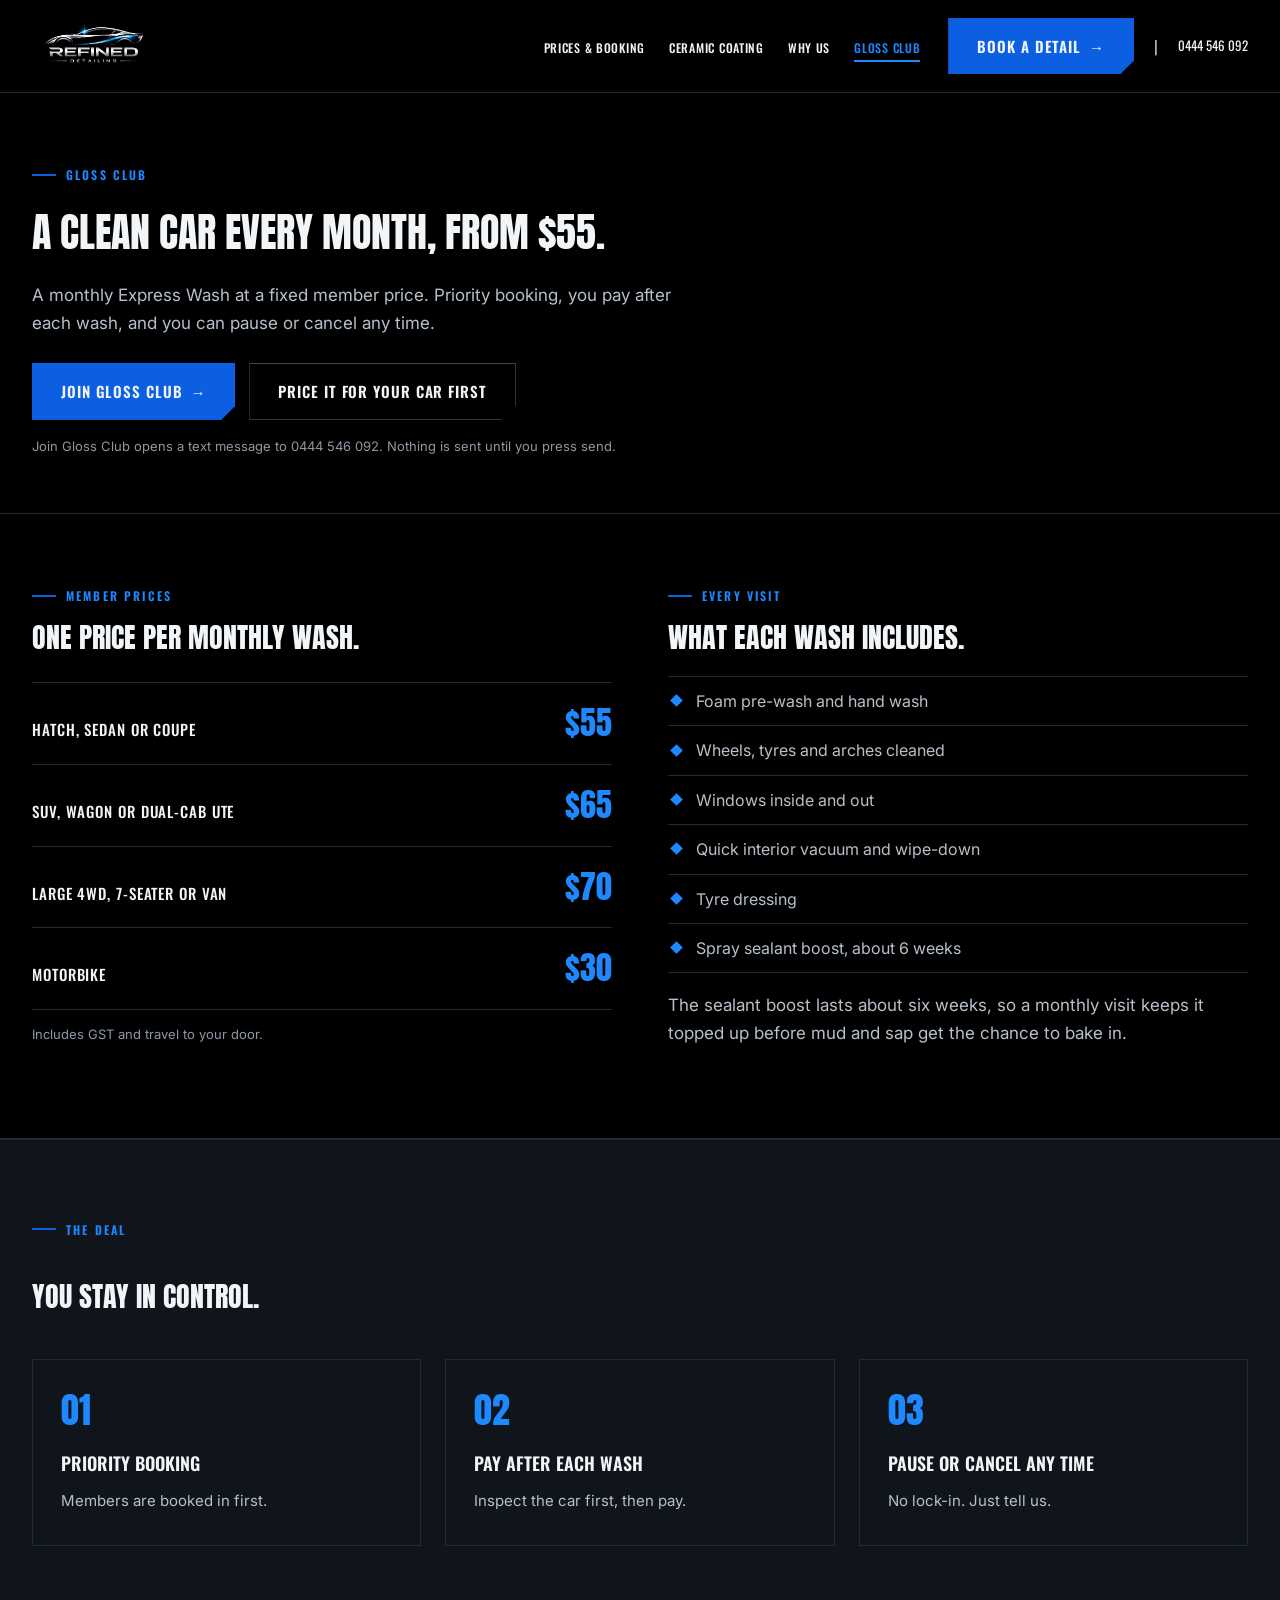
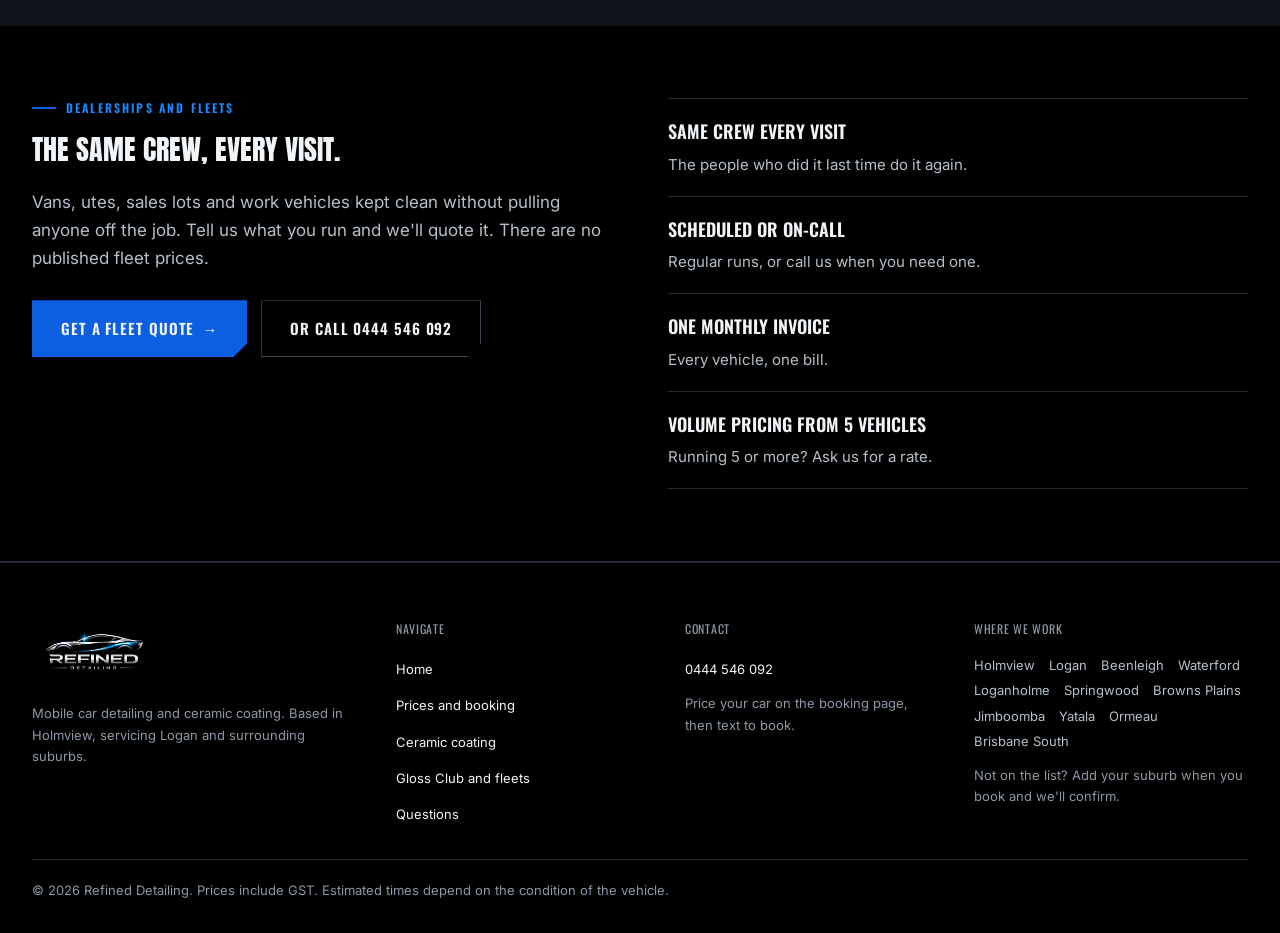
<file: gloss-club.html>
<!DOCTYPE html>
<html lang="en-AU">
<head>
<meta charset="UTF-8">
<meta name="viewport" content="width=device-width, initial-scale=1">
<meta name="color-scheme" content="dark">
<meta name="theme-color" content="#000000">
<title>Gloss Club and Fleet Detailing | Refined Detailing</title>
<meta name="description" content="Gloss Club is a monthly Express Wash with priority booking, pay after each wash, cancel any time. Fleet and dealership detailing with volume pricing from 5 vehicles.">
<meta property="og:type" content="website">
<meta property="og:site_name" content="Refined Detailing">
<meta property="og:title" content="Gloss Club and Fleet Detailing | Refined Detailing">
<meta property="og:description" content="Gloss Club is a monthly Express Wash with priority booking, pay after each wash, cancel any time. Fleet and dealership detailing with volume pricing from 5 vehicles.">
<meta property="og:image" content="images/og-image.jpg">
<meta property="og:image:width" content="1200">
<meta property="og:image:height" content="630">
<meta property="og:image:alt" content="Refined Detailing logo: a chrome sports car with a blue light streak">
<meta name="twitter:card" content="summary_large_image">
<meta name="twitter:title" content="Gloss Club and Fleet Detailing | Refined Detailing">
<meta name="twitter:description" content="Gloss Club is a monthly Express Wash with priority booking, pay after each wash, cancel any time. Fleet and dealership detailing with volume pricing from 5 vehicles.">
<meta name="twitter:image" content="images/og-image.jpg">
<link rel="icon" type="image/png" href="images/favicon.png">
<link href="https://fonts.googleapis.com/css2?family=Anton&family=Oswald:wght@400;500;600;700&family=Inter:wght@400;500;600;700&display=swap" rel="stylesheet">
<link rel="stylesheet" href="styles.css">
<script src="main.js"></script>
</head>
<body>
<a class="skip-link" href="#main">Skip to content</a>

<header class="site-header">
  <a class="site-header__logo" href="index.html">
    <img src="images/logo.png" alt="Refined Detailing" width="914" height="514">
  </a>

  <button type="button" class="nav-toggle" aria-expanded="false" aria-controls="site-nav" aria-label="Toggle menu">
    <span class="nav-toggle__bars"></span>
  </button>

  <nav class="site-nav" id="site-nav" aria-label="Primary">
    <ul class="site-nav__links">
      <li><a href="book.html">Prices &amp; Booking</a></li>
      <li><a href="ceramic-coating.html">Ceramic Coating</a></li>
      <li><a href="index.html#why">Why Us</a></li>
      <li><a href="gloss-club.html" aria-current="page">Gloss Club</a></li>
    </ul>
    <div class="site-nav__actions">
      <a class="btn btn-primary" href="book.html">Book a Detail <span class="btn-arrow" aria-hidden="true">&rarr;</span></a>
      <span class="site-nav__divider" aria-hidden="true">|</span>
      <a class="site-nav__phone" href="tel:0444546092">0444 546 092</a>
    </div>
  </nav>
</header>

<main id="main">

  <section class="page-hero" aria-labelledby="page-title">
    <div class="section-heading__eyebrow">
            <span class="bar" aria-hidden="true"></span>
            <span class="label">Gloss Club</span>
          </div>
    <h1 class="page-hero__title" id="page-title">A clean car every month, from <span data-club="s">$55</span>.</h1>
    <p class="page-hero__lede">A monthly Express Wash at a fixed member price. Priority booking, you pay after each wash, and you can pause or cancel any time.</p>
    <div class="hero__ctas page-hero__ctas">
      <a class="btn btn-primary" href="sms:0444546092?&body=Hi%20Refined%20Detailing%2C%20I%27d%20like%20to%20join%20Gloss%20Club.%0AVehicle%3A%20%0ASuburb%3A%20%0APreferred%20day%3A%20">Join Gloss Club <span class="btn-arrow" aria-hidden="true">&rarr;</span></a>
      <a class="btn btn-secondary" href="book.html#pkg=express&amp;club=1">Price it for your car first</a>
    </div>
    <p class="hint-note">Join Gloss Club opens a text message to 0444 546 092. Nothing is sent until you press send.</p>
  </section>

  <section class="service-detail is-reveal" aria-labelledby="club-prices-heading">
    <div class="service-detail__inner service-detail__inner--top">
      <div>
        <span class="service-detail__num">Member prices</span>
        <h2 class="service-detail__title" id="club-prices-heading">One price per monthly wash.</h2>
        <dl class="club-prices">
          <div><dt>Hatch, sedan or coupe</dt><dd><span data-club="s">$55</span></dd></div>
          <div><dt>SUV, wagon or dual-cab ute</dt><dd><span data-club="m">$65</span></dd></div>
          <div><dt>Large 4WD, 7-seater or van</dt><dd><span data-club="l">$70</span></dd></div>
          <div><dt>Motorbike</dt><dd><span data-club="b">$30</span></dd></div>
        </dl>
        <p class="hint-note">Includes GST and travel to your door.</p>
      </div>
      <div>
        <span class="service-detail__num">Every visit</span>
        <h2 class="service-detail__title">What each wash includes.</h2>
        <ul class="tick-list">
          <li>Foam pre-wash and hand wash</li>
          <li>Wheels, tyres and arches cleaned</li>
          <li>Windows inside and out</li>
          <li>Quick interior vacuum and wipe-down</li>
          <li>Tyre dressing</li>
          <li>Spray sealant boost, about 6 weeks</li>
        </ul>
        <p class="service-detail__desc">The sealant boost lasts about six weeks, so a monthly visit keeps it topped up before mud and sap get the chance to bake in.</p>
      </div>
    </div>
  </section>

  <section class="section section--alt is-reveal" aria-labelledby="terms-heading">
    <div class="section__inner">
      <div class="section-heading section-heading--stacked">
        <div class="section-heading__eyebrow">
            <span class="bar" aria-hidden="true"></span>
            <span class="label">The Deal</span>
          </div>
        <h2 class="section-heading__title" id="terms-heading">You stay in control.</h2>
      </div>
      <div class="process-grid">
        <div class="process-card">
          <span class="process-card__num">01</span>
          <h3 class="process-card__title">Priority booking</h3>
          <p class="process-card__desc">Members are booked in first.</p>
        </div>
        <div class="process-card">
          <span class="process-card__num">02</span>
          <h3 class="process-card__title">Pay after each wash</h3>
          <p class="process-card__desc">Inspect the car first, then pay.</p>
        </div>
        <div class="process-card">
          <span class="process-card__num">03</span>
          <h3 class="process-card__title">Pause or cancel any time</h3>
          <p class="process-card__desc">No lock-in. Just tell us.</p>
        </div>
      </div>
    </div>
  </section>

  <section class="service-detail is-reveal" id="fleet" aria-labelledby="fleet-heading">
    <div class="service-detail__inner service-detail__inner--top">
      <div>
        <span class="service-detail__num">Dealerships and fleets</span>
        <h2 class="service-detail__title" id="fleet-heading">The same crew, every visit.</h2>
        <p class="service-detail__desc">Vans, utes, sales lots and work vehicles kept clean without pulling anyone off the job. Tell us what you run and we'll quote it. There are no published fleet prices.</p>
        <div class="hero__ctas">
          <a class="btn btn-primary" href="sms:0444546092?&body=Hi%20Refined%20Detailing%2C%20I%27d%20like%20a%20fleet%20quote.%0ABusiness%3A%20%0ANumber%20of%20vehicles%3A%20%0ASuburb%3A%20">Get a fleet quote <span class="btn-arrow" aria-hidden="true">&rarr;</span></a>
          <a class="btn btn-secondary" href="tel:0444546092">Or call 0444 546 092</a>
        </div>
      </div>
      <ul class="stack-list">
        <li><strong>Same crew every visit</strong><span>The people who did it last time do it again.</span></li>
        <li><strong>Scheduled or on-call</strong><span>Regular runs, or call us when you need one.</span></li>
        <li><strong>One monthly invoice</strong><span>Every vehicle, one bill.</span></li>
        <li><strong>Volume pricing from 5 vehicles</strong><span>Running 5 or more? Ask us for a rate.</span></li>
      </ul>
    </div>
  </section>

</main>
<footer class="site-footer">
  <div class="site-footer__grid">
    <div>
      <img class="site-footer__logo" src="images/logo.png" alt="Refined Detailing logo" width="914" height="514" loading="lazy">
      <p class="site-footer__blurb">Mobile car detailing and ceramic coating. Based in Holmview, servicing Logan and surrounding suburbs.</p>
    </div>
    <div>
      <h3 class="site-footer__heading">Navigate</h3>
      <ul class="site-footer__links">
        <li><a href="index.html">Home</a></li>
        <li><a href="book.html">Prices and booking</a></li>
        <li><a href="ceramic-coating.html">Ceramic coating</a></li>
        <li><a href="gloss-club.html">Gloss Club and fleets</a></li>
        <li><a href="index.html#faq">Questions</a></li>
      </ul>
    </div>
    <div>
      <h3 class="site-footer__heading">Contact</h3>
      <ul class="site-footer__links">
        <li><a href="tel:0444546092">0444 546 092</a></li>
      </ul>
      <p class="site-footer__note">Price your car on the booking page, then text to book.</p>
    </div>
    <div>
      <h3 class="site-footer__heading">Where we work</h3>
      <ul class="site-footer__suburbs"><li>Holmview</li><li>Logan</li><li>Beenleigh</li><li>Waterford</li><li>Loganholme</li><li>Springwood</li><li>Browns Plains</li><li>Jimboomba</li><li>Yatala</li><li>Ormeau</li><li>Brisbane South</li></ul>
      <p class="site-footer__note">Not on the list? Add your suburb when you book and we'll confirm.</p>
    </div>
  </div>
  <div class="site-footer__bottom">
    <p>&copy; 2026 Refined Detailing. Prices include GST. Estimated times depend on the condition of the vehicle.</p>
  </div>
</footer>
</body>
</html>
</file>
<file: styles.css>
/*
  Refined Detailing
  Dark cinematic layout and type system: Anton for display headlines,
  Oswald for nav, labels, buttons and card titles, Inter for body copy. Headlines,
  labels, nav and buttons are uppercase, body copy stays sentence case.
  Colours come from the Refined logo: pure black, graphite steps, chrome text and
  a blue light streak used for actions, labels and the live price.
*/

:root {
  /* base palette, sampled from images/logo.png */
  --black-1: #000000;
  --black-2: #10151c;
  --black-3: #182029;
  --header-bg: #000000;
  --gray-1: #212a35;
  --gray-2: #3c4856;
  --gray-3: #8d98a5;
  --gray-4: #b7c0ca;
  --white: #f2f5f8;
  --chrome: #c9d1da;
  --accent: #0b5fe0;
  --accent-text: #1e88ff;
  --accent-glow: #1e88ff;
  --flare: #bfe3ff;
  --error: #ff8a80;

  /* semantic */
  --bg-page: var(--black-1);
  --bg-surface: var(--black-2);
  --bg-surface-raised: var(--black-3);
  --border-subtle: var(--gray-1);
  --border-strong: var(--gray-2);

  --text-primary: var(--white);
  --text-secondary: var(--gray-4);
  --text-muted: var(--gray-3);
  --text-accent: var(--accent-text);

  --focus-ring: var(--flare);

  --border-hairline: 1px solid var(--border-subtle);
  --diagonal-clip: polygon(0 0, 100% 0, 100% calc(100% - 14px), calc(100% - 14px) 100%, 0 100%);
  --diagonal-clip-sm: polygon(0 0, 100% 0, 100% calc(100% - 8px), calc(100% - 8px) 100%, 0 100%);

  --duration-fast: 120ms;
  --duration-normal: 200ms;
  --ease-standard: cubic-bezier(.4, 0, .2, 1);

  /* fonts */
  --font-display: 'Anton', Impact, sans-serif;
  --font-heading: 'Oswald', 'Arial Narrow', sans-serif;
  --font-body: 'Inter', -apple-system, BlinkMacSystemFont, sans-serif;

  --text-display-xl: clamp(2.75rem, 5vw, 4.2rem);
  --text-display-lg: clamp(2rem, 4.2vw, 2.5rem);
  --text-display-md: clamp(1.5rem, 3.2vw, 1.75rem);
  --text-heading-lg: 1.125rem;
  --text-heading-md: .9375rem;
  --text-heading-sm: .75rem;
  --text-body-lg: 1.0625rem;
  --text-body-md: .9375rem;
  --text-body-sm: .8125rem;
  --text-label: .6875rem;

  --tracking-tight: -.01em;
  --tracking-wide: .06em;
  --tracking-widest: .18em;

  --leading-tight: 1.05;
  --leading-relaxed: 1.65;

  --container-max: 1440px;
  --container-pad: 32px;
}

*, *::before, *::after { box-sizing: border-box; }

/* This site has one theme only, so lock the color scheme: prevents the browser
   from swapping in light-mode UA styling (form controls, scrollbars) when the
   OS/browser is set to light mode. */
:root { color-scheme: dark; }

html { -webkit-text-size-adjust: 100%; }

body {
  margin: 0;
  background: var(--bg-page);
  color: var(--text-primary);
  font-family: var(--font-body);
  line-height: var(--leading-relaxed);
}

img { max-width: 100%; display: block; }

a {
  color: var(--accent-text);
  text-decoration: none;
  transition: color var(--duration-normal) var(--ease-standard);
}
a:hover { color: var(--flare); }

::selection { background: var(--accent); color: var(--white); }

:focus-visible {
  outline: 2px solid var(--focus-ring);
  outline-offset: 2px;
}

.visually-hidden {
  position: absolute;
  width: 1px;
  height: 1px;
  margin: -1px;
  padding: 0;
  overflow: hidden;
  clip: rect(0, 0, 0, 0);
  white-space: nowrap;
  border: 0;
}

.skip-link {
  position: absolute;
  left: 12px;
  top: -60px;
  background: var(--accent);
  color: var(--white);
  padding: 12px 18px;
  font-family: var(--font-heading);
  font-weight: 600;
  text-transform: uppercase;
  letter-spacing: var(--tracking-wide);
  z-index: 1000;
  transition: top var(--duration-normal) var(--ease-standard);
}
.skip-link:focus { top: 12px; }

/* ---------- Buttons ---------- */

.btn {
  display: inline-flex;
  align-items: center;
  justify-content: center;
  gap: 8px;
  font-family: var(--font-heading);
  font-weight: 600;
  text-transform: uppercase;
  letter-spacing: var(--tracking-wide);
  font-size: var(--text-heading-md);
  padding: 15px 28px;
  border: 1px solid transparent;
  cursor: pointer;
  clip-path: var(--diagonal-clip);
  white-space: nowrap;
  transition: background var(--duration-normal) var(--ease-standard),
              color var(--duration-normal) var(--ease-standard),
              border-color var(--duration-normal) var(--ease-standard);
}
.btn-primary {
  background: var(--accent);
  color: var(--white);
  border-color: var(--accent);
}
.btn-primary:hover,
.btn-primary:focus-visible {
  background: var(--accent-glow);
  border-color: var(--accent-glow);
  color: var(--white);
}
.btn-secondary {
  background: transparent;
  color: var(--white);
  border-color: var(--border-strong);
}
.btn-secondary:hover,
.btn-secondary:focus-visible {
  background: var(--bg-surface-raised);
  border-color: var(--white);
  color: var(--white);
}
.btn-arrow { flex-shrink: 0; }

/* ---------- Header / nav ---------- */

.site-header {
  position: sticky;
  top: 0;
  z-index: 100;
  display: flex;
  align-items: center;
  justify-content: space-between;
  gap: 20px;
  padding: 12px var(--container-pad);
  background: var(--header-bg);
  border-bottom: var(--border-hairline);
  font-family: var(--font-heading);
}

.site-header__logo img { height: 60px; width: auto; }

.nav-toggle {
  display: none;
  align-items: center;
  justify-content: center;
  width: 44px;
  height: 44px;
  background: transparent;
  border: 1px solid var(--border-strong);
  color: var(--white);
  cursor: pointer;
  clip-path: var(--diagonal-clip-sm);
}
.nav-toggle__bars,
.nav-toggle__bars::before,
.nav-toggle__bars::after {
  display: block;
  width: 20px;
  height: 2px;
  background: var(--white);
  transition: transform var(--duration-normal) var(--ease-standard), opacity var(--duration-normal) var(--ease-standard);
}
.nav-toggle__bars { position: relative; }
.nav-toggle__bars::before,
.nav-toggle__bars::after { content: ""; position: absolute; left: 0; }
.nav-toggle__bars::before { top: -6px; }
.nav-toggle__bars::after { top: 6px; }
.nav-toggle[aria-expanded="true"] .nav-toggle__bars { background: transparent; }
.nav-toggle[aria-expanded="true"] .nav-toggle__bars::before { transform: translateY(6px) rotate(45deg); }
.nav-toggle[aria-expanded="true"] .nav-toggle__bars::after { transform: translateY(-6px) rotate(-45deg); }

.site-nav {
  display: flex;
  align-items: center;
  gap: 28px;
  flex: 1;
  justify-content: flex-end;
}

.site-nav__links {
  display: flex;
  gap: 28px;
  list-style: none;
  margin: 0;
  padding: 0;
}
.site-nav__links a {
  font-size: var(--text-heading-sm);
  font-weight: 500;
  letter-spacing: var(--tracking-wide);
  text-transform: uppercase;
  color: var(--white);
  white-space: nowrap;
}
.site-nav__links a:hover,
.site-nav__links a:focus-visible,
.site-nav__links a[aria-current="page"] {
  color: var(--accent-text);
}

.site-nav__actions {
  display: flex;
  align-items: center;
  gap: 20px;
}
.site-nav__phone {
  color: var(--white);
  font-size: var(--text-body-sm);
  white-space: nowrap;
}
.site-nav__phone:hover,
.site-nav__phone:focus-visible { color: var(--accent-text); }
.site-nav__divider { color: var(--text-secondary); }

@media (max-width: 1080px) {
  .nav-toggle { display: inline-flex; }
  .site-nav {
    position: fixed;
    inset: 68px 0 auto 0;
    flex-direction: column;
    align-items: stretch;
    justify-content: flex-start;
    gap: 0;
    background: var(--header-bg);
    border-bottom: var(--border-hairline);
    padding: 8px var(--container-pad) 24px;
    transform: translateY(-12px);
    opacity: 0;
    pointer-events: none;
    visibility: hidden;
    transition: opacity var(--duration-normal) var(--ease-standard),
                transform var(--duration-normal) var(--ease-standard),
                visibility var(--duration-normal);
    max-height: calc(100vh - 68px);
    overflow-y: auto;
  }
  .site-nav.is-open {
    transform: translateY(0);
    opacity: 1;
    pointer-events: auto;
    visibility: visible;
  }
  .site-nav__links {
    flex-direction: column;
    gap: 4px;
    padding: 8px 0;
  }
  .site-nav__links a {
    display: block;
    padding: 12px 4px;
    border-bottom: var(--border-hairline);
  }
  .site-nav__actions {
    flex-direction: column;
    align-items: stretch;
    gap: 14px;
    margin-top: 12px;
  }
  .site-nav__divider { display: none; }
  .site-nav__actions .btn { width: 100%; }
}

@media (prefers-reduced-motion: reduce) {
  .site-nav,
  .nav-toggle__bars,
  .nav-toggle__bars::before,
  .nav-toggle__bars::after {
    transition: none;
  }
}

/* ---------- Hero: cinematic scroll-scrubbed video ---------- */

/* Tall scroll track; the pin below rides sticky inside it. Desktop default. */
.hero-cinema {
  position: relative;
  height: 300vh;
}
.hero-cinema__pin {
  position: sticky;
  top: 0;
  height: 100vh;
  overflow: hidden;
  background: var(--black-1);
  border-bottom: var(--border-hairline);
}
.hero-cinema__media {
  position: absolute;
  inset: 0;
  width: 100%;
  height: 100%;
  object-fit: cover;
}
.hero-cinema__media--video {
  opacity: 0;
  transition: opacity 500ms var(--ease-standard);
}
.hero-cinema__media--video.is-ready { opacity: 1; }

/* Cinematic scrim: readable over text on the left, car stays visually dominant
   on the right and through the middle (no flattening wash over the whole frame). */
.hero-cinema__scrim {
  position: absolute;
  inset: 0;
  background:
    linear-gradient(90deg, var(--black-1) 0%, rgba(0, 0, 0, .78) 20%, rgba(0, 0, 0, .28) 42%, rgba(0, 0, 0, 0) 60%),
    linear-gradient(0deg, rgba(0, 0, 0, .55) 0%, rgba(0, 0, 0, 0) 26%);
  pointer-events: none;
}

.hero-cinema__content {
  position: absolute;
  inset: 0;
  z-index: 1;
  padding: 0 var(--container-pad);
  max-width: 600px;
  display: flex;
  flex-direction: column;
  justify-content: center;
  gap: 22px;
  will-change: opacity, transform;
}
.hero-cinema__content--end { opacity: 0; }

@media (max-width: 900px), (prefers-reduced-motion: reduce) {
  /* Simplified mobile/reduced-motion hero: single viewport, no pin, no video,
     just the poster frame behind the initial text (JS applies this class). */
  .hero-cinema { height: auto; }
  .hero-cinema .hero-cinema__pin { position: relative; height: 100vh; }
  .hero-cinema .hero-cinema__media--video { display: none; }
  .hero-cinema .hero-cinema__content--end { display: none; }
  .hero-cinema .hero-cinema__content--start {
    opacity: 1 !important;
    transform: none !important;
    pointer-events: auto !important;
  }
  .hero-cinema__content { padding: 36px 20px 44px; max-width: 100%; }
}

.hero__eyebrow {
  display: flex;
  align-items: center;
  gap: 10px;
}
.hero__eyebrow span.bar {
  width: 24px;
  height: 2px;
  background: var(--accent);
}
.hero__eyebrow span.label {
  font-family: var(--font-heading);
  font-size: var(--text-heading-sm);
  font-weight: 600;
  letter-spacing: var(--tracking-widest);
  text-transform: uppercase;
  color: var(--accent-text);
}
.hero__title {
  font-family: var(--font-display);
  font-weight: 400;
  text-transform: uppercase;
  line-height: var(--leading-tight);
  font-size: var(--text-display-xl);
  margin: 0;
  color: var(--white);
}
.hero__rule {
  width: 64px;
  height: 4px;
  background: var(--accent);
}
.hero__lede {
  color: var(--text-secondary);
  font-size: var(--text-body-lg);
  line-height: var(--leading-relaxed);
  margin: 0;
  max-width: 480px;
}
.hero__ctas {
  display: flex;
  gap: 14px;
  flex-wrap: wrap;
}
.hero__meta {
  display: flex;
  gap: 16px;
  flex-wrap: wrap;
  margin-top: 6px;
  font-family: var(--font-heading);
  font-size: var(--text-label);
  letter-spacing: var(--tracking-wide);
  text-transform: uppercase;
  color: var(--text-muted);
}

/* ---------- Section shell ---------- */

.section {
  background: var(--black-1);
  padding: 80px var(--container-pad);
}
.section--alt { background: var(--black-2); border-top: var(--border-hairline); }
.section--divider { border-top: var(--border-hairline); }
.section__inner { max-width: var(--container-max); margin: 0 auto; }

@media (max-width: 640px) {
  .section { padding: 56px 20px; }
}

/* ---------- Section heading ---------- */

.section-heading {
  display: flex;
  justify-content: space-between;
  align-items: flex-end;
  gap: 24px;
  flex-wrap: wrap;
}
.section-heading--stacked {
  flex-direction: column;
  align-items: flex-start;
}
.section-heading__eyebrow {
  display: flex;
  align-items: center;
  gap: 10px;
}
.section-heading__eyebrow span.bar {
  width: 24px;
  height: 2px;
  background: var(--accent);
}
.section-heading__eyebrow span.label {
  font-family: var(--font-heading);
  font-size: var(--text-heading-sm);
  font-weight: 600;
  letter-spacing: var(--tracking-widest);
  text-transform: uppercase;
  color: var(--accent-text);
}
.section-heading__title {
  font-family: var(--font-display);
  font-weight: 400;
  text-transform: uppercase;
  color: var(--white);
  font-size: var(--text-display-md);
  letter-spacing: var(--tracking-tight);
  margin: 10px 0 0;
}
.section-heading__description {
  font-family: var(--font-body);
  color: var(--text-secondary);
  font-size: var(--text-body-md);
  line-height: var(--leading-relaxed);
  max-width: 420px;
  margin: 0;
}

/* ---------- Service cards ---------- */

.services-grid {
  display: grid;
  grid-template-columns: repeat(3, 1fr);
  gap: 20px;
  margin-top: 40px;
}
@media (max-width: 900px) {
  .services-grid { grid-template-columns: repeat(2, 1fr); }
}
@media (max-width: 600px) {
  .services-grid { grid-template-columns: 1fr; }
}

.service-card {
  background: var(--bg-surface);
  border: var(--border-hairline);
  clip-path: var(--diagonal-clip);
  display: flex;
  flex-direction: column;
  overflow: hidden;
}
.service-card__media {
  position: relative;
  aspect-ratio: 1 / 1;
}
.service-card__media { overflow: hidden; }
.service-card__media img {
  position: absolute;
  inset: 0;
  width: 100%;
  height: 100%;
  object-fit: cover;
}
.service-card__index {
  position: absolute;
  top: 12px;
  left: 14px;
  display: flex;
  align-items: center;
  gap: 8px;
  font-family: var(--font-heading);
  font-weight: 600;
  font-size: var(--text-heading-sm);
  color: var(--white);
}
.service-card__index .bar {
  width: 18px;
  height: 2px;
  background: var(--accent);
}
.service-card__body { padding: 18px 20px 22px; }
.service-card__title {
  font-family: var(--font-heading);
  font-weight: 600;
  text-transform: uppercase;
  font-size: var(--text-heading-lg);
  color: var(--white);
  margin: 0 0 8px;
  display: flex;
  align-items: baseline;
  justify-content: space-between;
  gap: 10px;
}
.service-card__price {
  font-family: var(--font-display);
  font-weight: 400;
  color: var(--accent-text);
  font-size: var(--text-heading-lg);
  white-space: nowrap;
}
.service-card__desc {
  font-family: var(--font-body);
  font-size: var(--text-body-sm);
  color: var(--text-secondary);
  line-height: var(--leading-relaxed);
  margin: 0 0 14px;
}
.service-card__link {
  display: inline-flex;
  align-items: center;
  gap: 6px;
  font-family: var(--font-heading);
  font-weight: 600;
  font-size: var(--text-body-sm);
  letter-spacing: var(--tracking-wide);
  text-transform: uppercase;
  color: var(--accent-text);
}

/* ---------- Gallery (real jobs, real cars) ---------- */

.gallery-grid {
  display: grid;
  grid-template-columns: repeat(3, 1fr);
  gap: 20px;
  margin-top: 40px;
}
@media (max-width: 900px) {
  .gallery-grid { grid-template-columns: repeat(2, 1fr); }
}
@media (max-width: 560px) {
  .gallery-grid { grid-template-columns: 1fr; gap: 16px; max-width: 420px; margin-left: auto; margin-right: auto; }
}

.gallery-item {
  position: relative;
  aspect-ratio: 3 / 4;
  overflow: hidden;
  clip-path: var(--diagonal-clip-sm);
  background: var(--bg-surface);
}
.gallery-item img,
.gallery-item video {
  width: 100%;
  height: 100%;
  object-fit: cover;
  transition: transform 600ms var(--ease-standard);
}
.gallery-item:hover img,
.gallery-item:hover video,
.gallery-item:focus-within img,
.gallery-item:focus-within video {
  transform: scale(1.06);
}
.gallery-item__caption {
  position: absolute;
  inset: auto 0 0 0;
  display: flex;
  align-items: center;
  gap: 6px;
  padding: 10px 12px;
  background: linear-gradient(0deg, rgba(0, 0, 0, .82), transparent);
  font-family: var(--font-heading);
  font-size: var(--text-label);
  font-weight: 600;
  letter-spacing: var(--tracking-wide);
  text-transform: uppercase;
  color: var(--white);
  pointer-events: none;
}
.gallery-item__caption .dot {
  width: 6px;
  height: 6px;
  border-radius: 50%;
  background: var(--accent);
  flex-shrink: 0;
}
@media (prefers-reduced-motion: reduce) {
  .gallery-item img,
  .gallery-item video {
    transition: none;
  }
}

/* ---------- Feature cards (Why us) ---------- */

.features-grid {
  display: grid;
  grid-template-columns: repeat(4, 1fr);
  gap: 20px;
  margin-top: 36px;
}
@media (max-width: 900px) {
  .features-grid { grid-template-columns: repeat(2, 1fr); }
}
@media (max-width: 560px) {
  .features-grid { grid-template-columns: 1fr; }
}
.feature-card {
  background: var(--bg-surface);
  border: var(--border-hairline);
  padding: 28px 24px;
  display: flex;
  flex-direction: column;
  gap: 12px;
}
.feature-card .bar {
  width: 24px;
  height: 2px;
  background: var(--accent);
}
.feature-card__title {
  font-family: var(--font-heading);
  font-weight: 600;
  text-transform: uppercase;
  font-size: var(--text-heading-lg);
  color: var(--white);
  margin: 0;
}
.feature-card__desc {
  font-size: var(--text-body-sm);
  color: var(--text-secondary);
  line-height: var(--leading-relaxed);
  margin: 0;
}

/* ---------- Service area ---------- */

.area-lede {
  color: var(--text-secondary);
  font-size: var(--text-body-lg);
  line-height: var(--leading-relaxed);
  margin: 20px 0 0;
  max-width: 640px;
}
.area-note {
  color: var(--text-muted);
  font-size: var(--text-body-md);
  margin: 18px 0 0;
}
.price-disclaimer {
  color: var(--text-muted);
  font-size: var(--text-body-sm);
  line-height: var(--leading-relaxed);
  margin: 0;
  max-width: 640px;
}
.price-disclaimer--section {
  margin-top: 32px;
  padding-top: 20px;
  border-top: var(--border-hairline);
}

/* ---------- FAQ ---------- */

.faq {
  max-width: 900px;
  margin: 0 auto;
}
.faq-list {
  margin-top: 32px;
}
.faq-item {
  border-top: var(--border-hairline);
  padding: 22px 0;
}
.faq-item:last-child { border-bottom: var(--border-hairline); }
.faq-item__q {
  font-family: var(--font-heading);
  font-weight: 600;
  text-transform: uppercase;
  font-size: var(--text-heading-md);
  color: var(--white);
  margin: 0 0 8px;
}
.faq-item__a {
  color: var(--text-secondary);
  font-size: var(--text-body-md);
  line-height: var(--leading-relaxed);
  margin: 0;
}

/* ---------- CTA ---------- */

.cta {
  text-align: center;
  padding: 72px var(--container-pad);
}
.cta__title {
  font-family: var(--font-display);
  font-weight: 400;
  text-transform: uppercase;
  color: var(--white);
  font-size: var(--text-display-md);
  margin: 0 0 12px;
}
.cta__lede {
  color: var(--text-secondary);
  font-size: var(--text-body-lg);
  margin: 0 0 28px;
}
.cta__actions {
  display: flex;
  gap: 14px;
  justify-content: center;
  flex-wrap: wrap;
}

/* ---------- Footer ---------- */

.site-footer {
  background: var(--header-bg);
  border-top: var(--border-hairline);
  padding: 56px var(--container-pad) 32px;
}
.site-footer__grid {
  max-width: var(--container-max);
  margin: 0 auto;
  display: grid;
  grid-template-columns: 1.4fr 1fr 1fr;
  gap: 40px;
}
@media (max-width: 700px) {
  .site-footer__grid { grid-template-columns: 1fr; gap: 28px; }
}
.site-footer__logo { height: 68px; width: auto; margin-bottom: 16px; }
.site-footer__blurb {
  color: var(--text-muted);
  font-size: var(--text-body-sm);
  line-height: var(--leading-relaxed);
  max-width: 320px;
  margin: 0;
}
.site-footer__heading {
  font-family: var(--font-heading);
  letter-spacing: var(--tracking-wide);
  text-transform: uppercase;
  font-size: var(--text-heading-sm);
  color: var(--text-muted);
  margin: 0 0 16px;
}
.site-footer__links {
  display: flex;
  flex-direction: column;
  gap: 10px;
  list-style: none;
  margin: 0;
  padding: 0;
}
.site-footer__links a {
  color: var(--white);
  font-size: var(--text-body-sm);
}
.site-footer__bottom {
  max-width: var(--container-max);
  margin: 32px auto 0;
  padding-top: 20px;
  border-top: var(--border-hairline);
  display: flex;
  justify-content: space-between;
  flex-wrap: wrap;
  gap: 8px;
}
.site-footer__bottom p {
  color: var(--text-muted);
  font-size: var(--text-body-sm);
  margin: 0;
}

/* ---------- Page hero (services / about / contact) ---------- */

.page-hero {
  background: var(--black-1);
  padding: 72px var(--container-pad) 56px;
  border-bottom: var(--border-hairline);
}
.page-hero__title {
  font-family: var(--font-display);
  font-weight: 400;
  text-transform: uppercase;
  color: var(--white);
  font-size: var(--text-display-lg);
  margin: 14px 0 16px;
  max-width: 820px;
}
.page-hero__lede {
  color: var(--text-secondary);
  font-size: var(--text-body-lg);
  line-height: var(--leading-relaxed);
  max-width: 680px;
  margin: 0;
}
@media (max-width: 640px) {
  .page-hero { padding: 48px 20px 40px; }
}

/* ---------- Service detail (services page) ---------- */

.service-detail {
  padding: 72px var(--container-pad);
  border-bottom: var(--border-hairline);
}
.service-detail__inner {
  max-width: var(--container-max);
  margin: 0 auto;
  display: grid;
  grid-template-columns: 1fr 1fr;
  gap: 56px;
  align-items: center;
}
.service-detail__num {
  font-family: var(--font-heading);
  font-weight: 600;
  font-size: var(--text-heading-sm);
  color: var(--accent-text);
}
.service-detail__title {
  font-family: var(--font-display);
  font-weight: 400;
  text-transform: uppercase;
  color: var(--white);
  font-size: var(--text-display-md);
  margin: 8px 0 16px;
}
.service-detail__desc {
  color: var(--text-secondary);
  font-size: var(--text-body-lg);
  line-height: var(--leading-relaxed);
  margin: 0 0 18px;
}
.service-detail .hero__ctas { margin-top: 28px; }
.service-detail__media {
  position: relative;
  clip-path: var(--diagonal-clip);
  aspect-ratio: 1 / 1;
  overflow: hidden;
  background: var(--bg-surface);
}
.service-detail__media img,
.service-detail__media video {
  width: 100%;
  height: 100%;
  object-fit: cover;
}

@media (max-width: 860px) {
  .service-detail { padding: 48px 20px; }
  .service-detail__inner { grid-template-columns: 1fr; gap: 28px; }
  .service-detail__media { order: -1; }
}

/* ---------- About: comparison grid ---------- */

.compare-grid {
  display: grid;
  grid-template-columns: 1fr 1fr;
  gap: 28px;
}
@media (max-width: 700px) {
  .compare-grid { grid-template-columns: 1fr; }
}
.compare-card {
  background: var(--bg-surface);
  border: var(--border-hairline);
  padding: 36px 32px;
}
.compare-card--accent { border: 1px solid var(--accent); }
.compare-card__title {
  font-family: var(--font-heading);
  font-weight: 600;
  text-transform: uppercase;
  letter-spacing: var(--tracking-wide);
  font-size: var(--text-heading-lg);
  color: var(--text-secondary);
  margin: 0 0 22px;
}
.compare-card--accent .compare-card__title { color: var(--accent-text); }

/* ---------- About: process steps ---------- */

.process-grid {
  display: grid;
  grid-template-columns: repeat(3, 1fr);
  gap: 24px;
  margin-top: 40px;
}
@media (max-width: 860px) {
  .process-grid { grid-template-columns: 1fr; }
}
.process-card {
  background: var(--bg-surface);
  border: var(--border-hairline);
  padding: 32px 28px;
}
.process-card__num {
  font-family: var(--font-display);
  color: var(--accent-text);
  font-size: 2.25rem;
  line-height: 1;
}
.process-card__title {
  font-family: var(--font-heading);
  font-weight: 600;
  text-transform: uppercase;
  font-size: var(--text-heading-lg);
  color: var(--white);
  margin: 16px 0 10px;
}
.process-card__desc {
  color: var(--text-secondary);
  font-size: var(--text-body-md);
  line-height: var(--leading-relaxed);
  margin: 0;
}

/* ---------- Page transition cutscene ---------- */

:root { --cutscene-still: url(images/car-cutscene-poster.jpg); }

.cutscene {
  position: fixed;
  inset: 0;
  z-index: 10000;
  background: #000;
  opacity: 0;
  visibility: hidden;
  pointer-events: none;
  transition: opacity 150ms ease-out, visibility 0s linear 150ms;
}
.cutscene.is-active {
  opacity: 1;
  visibility: visible;
  pointer-events: auto;
  transition: opacity 150ms linear, visibility 0s;
}
.cutscene.is-instant { transition: none; }
.cutscene video {
  display: block;
  width: 100%;
  height: 100%;
  object-fit: cover;
}
.cutscene.is-seeking video { opacity: 0; }
.cutscene.is-seeking,
html.cutscene-arrive::before {
  background: #000 var(--cutscene-still) center / cover no-repeat;
}

/* Black cover painted before main.js runs, so the new page never flashes
   between the outgoing and incoming cutscene. The animation releases it
   on its own if the script never takes over. */
html.cutscene-arrive::before {
  content: "";
  position: fixed;
  inset: 0;
  z-index: 9999;
  animation: cutscene-cover-release 0s linear 3.4s forwards;
}
@keyframes cutscene-cover-release {
  to { opacity: 0; visibility: hidden; }
}

/* ==========================================================================
   Refined Detailing additions (built on the base styles above)
   ========================================================================== */

:root {
  --header-h: 92px;
  --odo-h: 1.08em;
}
@media (max-width: 900px) { :root { --header-h: 76px; } }

html { scroll-padding-top: calc(var(--header-h) + 12px); scroll-behavior: auto; }

h1, h2, h3, h4 { margin: 0; font-size: inherit; font-weight: inherit; }
p { margin: 0; }
ul, ol { margin: 0; padding: 0; }
button { font: inherit; }

.accent { color: var(--accent-text); }

/* logo art has its own black background: header must be the same black */
.site-header__logo img { height: 68px; width: auto; }
@media (max-width: 900px) {
  .site-header { padding-block: 8px; }
  .site-header__logo img { height: 58px; }
}
@media (max-width: 1080px) {
  .site-nav { inset: var(--header-h) 0 auto 0; max-height: calc(100vh - var(--header-h)); }
}
.site-nav__links { gap: 24px; }
.site-footer__grid { grid-template-columns: 1.3fr 1fr 1fr 1.1fr; }
@media (max-width: 900px) { .site-footer__grid { grid-template-columns: 1fr 1fr; } }
@media (max-width: 560px) { .site-footer__grid { grid-template-columns: 1fr; } }
.site-footer__suburbs { display: flex; flex-wrap: wrap; gap: 4px 14px; list-style: none; color: var(--text-secondary); font-size: var(--text-body-sm); }
.site-footer__note { color: var(--text-muted); font-size: var(--text-body-sm); margin-top: 12px; }
[hidden] { display: none !important; }

/* clipped buttons would cut a normal outline, so draw it inside */
.btn:focus-visible { outline: 2px solid var(--flare); outline-offset: -5px; }
.btn-primary:hover, .btn-primary:focus-visible { color: #000; }
.btn:disabled { opacity: .4; cursor: not-allowed; }
.btn:disabled:hover { background: var(--accent); border-color: var(--accent); color: var(--white); }
.btn-secondary:hover, .btn-secondary:focus-visible { color: var(--white); }
.btn-lg { padding: 18px 34px; }
.nav-toggle:focus-visible { outline-offset: -4px; }

.site-nav__links a[aria-current="page"] { box-shadow: 0 2px 0 var(--accent-text); padding-bottom: 4px; }

.hero__title .accent { display: block; }
.hero__meta { row-gap: 6px; }
.js .hero-cinema__content--end .hero__ctas { pointer-events: auto; }
@media (max-width: 900px) {
  .hero-cinema__content { justify-content: flex-end; }
  .hero__title { font-size: clamp(2.3rem, 9.5vw, 3.2rem); }
}

/* ---------- Trust strip under the hero ---------- */
.trust-strip { background: var(--black-1); padding: 0 var(--container-pad); border-bottom: var(--border-hairline); }
.trust-strip__inner { max-width: var(--container-max); margin: 0 auto; display: grid; grid-template-columns: repeat(3, 1fr); }
.trust-item { display: flex; flex-direction: column; gap: 6px; padding: 28px 24px 28px 0; }
.trust-item + .trust-item { padding-left: 24px; border-left: var(--border-hairline); }
.trust-item .bar { width: 24px; height: 2px; background: var(--accent); margin-bottom: 4px; }
.trust-item strong { font-family: var(--font-heading); font-weight: 600; font-size: var(--text-heading-md); letter-spacing: var(--tracking-wide); text-transform: uppercase; }
.trust-item span { color: var(--text-secondary); font-size: var(--text-body-sm); }
@media (max-width: 700px) {
  .trust-strip__inner { grid-template-columns: 1fr; }
  .trust-item, .trust-item + .trust-item { padding: 18px 0; border-left: 0; }
  .trust-item + .trust-item { border-top: var(--border-hairline); }
}

/* ---------- Service cards (extras on top of the base card) ---------- */
.service-card { position: relative; }
.service-card__title { text-transform: uppercase; }
.service-card__price small { font-family: var(--font-heading); font-size: var(--text-label); letter-spacing: var(--tracking-wide); color: var(--text-muted); margin-right: 4px; text-transform: uppercase; }
.service-card__link::after { content: ''; position: absolute; inset: 0; }
.service-card__link:focus-visible { outline: none; }
.service-card:focus-within { outline: 2px solid var(--flare); outline-offset: -3px; }
.service-card:hover .service-card__link { color: var(--flare); }
.service-card__media { aspect-ratio: 4 / 3; }
.service-card:hover .service-card__media img { transform: scale(1.04); }
.service-card__media img { transition: transform 600ms var(--ease-standard); }

.chip {
  display: inline-block; padding: 2px 8px; border: 1px solid var(--accent-text); color: var(--accent-text);
  font-family: var(--font-heading); font-size: var(--text-label); font-weight: 600; letter-spacing: var(--tracking-wide); text-transform: uppercase; line-height: 1.6;
}

/* ---------- Price list (all twelve packages) ---------- */
.price-groups { display: grid; grid-template-columns: repeat(2, 1fr); gap: 36px 56px; margin-top: 40px; }
@media (max-width: 860px) { .price-groups { grid-template-columns: 1fr; } }
.price-group__title { display: flex; align-items: center; gap: 10px; font-family: var(--font-heading); font-weight: 600; font-size: var(--text-heading-sm); letter-spacing: var(--tracking-widest); text-transform: uppercase; color: var(--accent-text); margin-bottom: 6px; }
.price-group__title::before { content: ''; width: 24px; height: 2px; background: var(--accent); }
.price-row { position: relative; display: grid; grid-template-columns: 1fr auto; gap: 2px 16px; align-items: baseline; padding: 16px 0; border-top: var(--border-hairline); }
.price-row:last-child { border-bottom: var(--border-hairline); }
.price-row:hover .price-row__name a { color: var(--flare); }
.price-row__name { font-family: var(--font-heading); font-weight: 600; font-size: var(--text-heading-lg); text-transform: uppercase; display: flex; flex-wrap: wrap; align-items: center; gap: 4px 10px; }
.price-row__name a { color: var(--white); }
.price-row__name a::after { content: ''; position: absolute; inset: 0; }
.price-row__name a:focus-visible { outline: none; }
.price-row:focus-within { outline: 2px solid var(--flare); outline-offset: -2px; }
.price-row__blurb { grid-column: 1; color: var(--text-secondary); font-size: var(--text-body-sm); }
.price-row__price { grid-row: 1 / span 2; grid-column: 2; font-family: var(--font-display); font-size: 1.6rem; color: var(--accent-text); white-space: nowrap; text-align: right; }
.price-row__price small { display: block; font-family: var(--font-heading); font-size: var(--text-label); letter-spacing: var(--tracking-wide); text-transform: uppercase; color: var(--text-muted); }
.price-disclaimer a { color: var(--accent-text); text-decoration: underline; }

/* ---------- Feature cards with a label ---------- */
.feature-card__label { font-family: var(--font-heading); font-size: var(--text-label); letter-spacing: var(--tracking-widest); text-transform: uppercase; color: var(--text-muted); }
.features-grid--three { grid-template-columns: repeat(3, 1fr); }
@media (max-width: 900px) { .features-grid--three { grid-template-columns: 1fr; } }
.feature-card__link { font-family: var(--font-heading); font-weight: 600; font-size: var(--text-body-sm); letter-spacing: var(--tracking-wide); text-transform: uppercase; margin-top: auto; }
.feature-card__link:hover { color: var(--flare); }

/* ---------- Comparison table ---------- */
.compare { width: 100%; border-collapse: collapse; margin-top: 32px; background: var(--bg-surface); }
.compare caption { text-align: left; padding-bottom: 14px; font-family: var(--font-heading); font-weight: 600; font-size: var(--text-heading-sm); letter-spacing: var(--tracking-widest); text-transform: uppercase; color: var(--text-secondary); }
.compare th, .compare td { padding: 18px 20px; text-align: left; vertical-align: top; border: var(--border-hairline); }
.compare thead th { font-family: var(--font-heading); font-weight: 600; font-size: var(--text-heading-sm); letter-spacing: var(--tracking-wide); text-transform: uppercase; color: var(--text-secondary); background: var(--black-1); }
.compare thead th.is-us { color: var(--accent-text); border-bottom: 2px solid var(--accent); }
.compare tbody th { font-family: var(--font-heading); font-weight: 600; text-transform: uppercase; letter-spacing: var(--tracking-wide); font-size: var(--text-heading-md); width: 22%; }
.compare td.is-us { color: var(--white); font-weight: 500; background: var(--black-3); }
.compare td { color: var(--text-secondary); font-size: var(--text-body-md); }
@media (max-width: 599px) {
  .compare th, .compare td { padding: 12px 8px; font-size: .85rem; }
  .compare thead th, .compare tbody th { font-size: .72rem; letter-spacing: .04em; }
}

/* ---------- Two-up cards (Gloss Club and fleet) ---------- */
.compare-card { clip-path: var(--diagonal-clip); display: flex; flex-direction: column; align-items: flex-start; gap: 14px; }
.compare-card .btn { margin-top: auto; }
.compare-card__price { font-family: var(--font-display); font-size: 2.2rem; line-height: 1; color: var(--accent-text); }
.compare-card__price small { font-family: var(--font-heading); font-size: var(--text-heading-sm); letter-spacing: var(--tracking-wide); text-transform: uppercase; color: var(--text-muted); margin-left: 6px; }
.compare-card__text { color: var(--text-secondary); font-size: var(--text-body-md); line-height: var(--leading-relaxed); }
.compare-grid--top { margin-top: 36px; }

/* ---------- Service area list ---------- */
.area-panel { clip-path: var(--diagonal-clip); background: var(--bg-surface); border: var(--border-hairline); padding: 32px 30px; }
.area-panel__title { font-family: var(--font-heading); font-weight: 600; font-size: var(--text-heading-sm); letter-spacing: var(--tracking-widest); text-transform: uppercase; color: var(--text-muted); margin-bottom: 16px; }
.area-list { list-style: none; columns: 2; column-gap: 24px; }
.area-list li { padding: 8px 0; border-top: var(--border-hairline); font-family: var(--font-heading); font-size: var(--text-heading-md); letter-spacing: var(--tracking-wide); text-transform: uppercase; break-inside: avoid; }

/* ---------- FAQ (accordion) ---------- */
.faq-item__q { padding: 0; }
.faq-q { position: relative; width: 100%; padding: 0 44px 0 0; border: 0; background: none; color: var(--white); font-family: var(--font-heading); font-weight: 600; text-transform: uppercase; font-size: var(--text-heading-md); text-align: left; cursor: pointer; min-height: 32px; }
.faq-q::before, .faq-q::after { content: ''; position: absolute; right: 6px; top: 50%; width: 16px; height: 2px; margin-top: -1px; background: var(--accent-text); }
.faq-q::after { transform: rotate(90deg); }
.faq-q[aria-expanded="true"]::after { transform: none; }
.faq-q:hover { color: var(--flare); }
.faq-q:focus-visible { outline-offset: 6px; }
.faq-item__a { margin-top: 12px; max-width: 720px; }
.faq-item__a[hidden] { display: none; }
.faq-item__q { margin: 0; }

/* ---------- Reviews ---------- */
.reviews-note { color: var(--text-muted); font-size: var(--text-body-sm); margin-top: 14px; }

/* ---------- Reveal (only when JS is running, so no-JS shows everything) ---------- */
.js .section.is-reveal { opacity: 0; transform: translateY(24px); transition: opacity 600ms var(--ease-standard), transform 600ms var(--ease-standard); }
.js .section.is-reveal.is-visible { opacity: 1; transform: translateY(0); }
@media (prefers-reduced-motion: reduce) {
  .js .section.is-reveal { opacity: 1; transform: none; transition: none; }
}

/* ---------- Before and after slider ---------- */
.ba-stage { --pos: 50%; position: relative; margin-top: 32px; aspect-ratio: 3 / 2; overflow: hidden; background: var(--black-2); border: var(--border-hairline); }
.ba-stage picture { position: absolute; inset: 0; }
.ba-stage img { display: block; width: 100%; height: 100%; object-fit: cover; }
.ba-after { clip-path: inset(0 0 0 var(--pos)); }
.ba-grip { position: absolute; top: 0; bottom: 0; left: var(--pos); width: 3px; margin-left: -1.5px; background: var(--white); pointer-events: none; }
.ba-grip::after { content: ''; position: absolute; top: 50%; left: 50%; width: 44px; height: 44px; margin: -22px 0 0 -22px; border: 3px solid var(--white); border-radius: 50%; background: rgba(0, 0, 0, .55); }
.ba-range { position: absolute; inset: 0; width: 100%; height: 100%; margin: 0; opacity: 0; cursor: ew-resize; }
.ba-stage:has(.ba-range:focus-visible) { outline: 2px solid var(--flare); outline-offset: 3px; }

/* ---------- Lists used on inner pages ---------- */
.tick-list, .cross-list { list-style: none; margin: 0 0 18px; }
.tick-list li, .cross-list li { position: relative; padding: 11px 0 11px 28px; border-top: var(--border-hairline); color: var(--text-secondary); }
.tick-list li:last-child, .cross-list li:last-child { border-bottom: var(--border-hairline); }
.tick-list li::before { content: ''; position: absolute; left: 4px; top: 1.2em; width: 9px; height: 9px; background: var(--accent-text); transform: rotate(45deg); }
.cross-list li::before { content: ''; position: absolute; left: 2px; top: 1.45em; width: 14px; height: 2px; background: var(--gray-3); }
.service-detail__desc + .service-detail__desc { margin-top: -6px; }
.service-detail__inner--top { align-items: start; }

.vs { width: 100%; border-collapse: collapse; margin-top: 36px; background: var(--bg-surface); }
.vs th, .vs td { padding: 16px 18px; text-align: left; vertical-align: top; border: var(--border-hairline); }
.vs thead th { font-family: var(--font-heading); font-weight: 600; font-size: var(--text-heading-sm); letter-spacing: var(--tracking-wide); text-transform: uppercase; background: var(--black-1); color: var(--text-secondary); }
.vs thead th:last-child { color: var(--accent-text); border-bottom: 2px solid var(--accent); }
.vs tbody th { font-family: var(--font-heading); font-weight: 600; text-transform: uppercase; letter-spacing: var(--tracking-wide); width: 18%; }
.vs td { color: var(--text-secondary); }
.vs td:last-child { color: var(--white); font-weight: 500; background: var(--black-3); }
@media (max-width: 599px) {
  .vs th, .vs td { padding: 12px 8px; font-size: .85rem; }
  .vs thead th, .vs tbody th { font-size: .7rem; letter-spacing: .04em; }
}

.coats { display: grid; grid-template-columns: repeat(3, 1fr); gap: 20px; margin-top: 40px; }
@media (max-width: 980px) { .coats { grid-template-columns: 1fr; } }
.coat { position: relative; display: flex; flex-direction: column; align-items: flex-start; padding: 32px 28px; background: var(--bg-surface); border: var(--border-hairline); clip-path: var(--diagonal-clip); }
.coat--feature { border-color: var(--accent); }
.coat__head { display: flex; flex-wrap: wrap; align-items: center; gap: 8px 12px; min-height: 2.6em; margin-bottom: 8px; }
.coat__title { font-family: var(--font-heading); font-weight: 600; font-size: var(--text-heading-lg); text-transform: uppercase; }
.coat__blurb { color: var(--text-secondary); font-size: var(--text-body-md); }
.coat__prices { width: 100%; margin: 18px 0; }
.coat__prices div { display: flex; justify-content: space-between; align-items: baseline; gap: 12px; padding: 10px 0; border-top: var(--border-hairline); }
.coat__prices div:last-child { border-bottom: var(--border-hairline); }
.coat__prices dt { color: var(--text-secondary); font-size: var(--text-body-sm); }
.coat__prices dd { margin: 0; font-family: var(--font-display); font-size: 1.6rem; color: var(--accent-text); }
.coat__list { margin: 0 0 16px; padding-left: 1.1em; color: var(--text-secondary); font-size: var(--text-body-md); }
.coat__list li + li { margin-top: 4px; }
.coat__meta { color: var(--text-muted); font-size: var(--text-body-sm); margin-bottom: 22px; }
.coat__meta strong { color: var(--text-secondary); }
.coat .btn { margin-top: auto; }

.club-prices { margin: 22px 0 0; }
.club-prices div { display: flex; justify-content: space-between; align-items: baseline; gap: 12px; padding: 14px 0; border-top: var(--border-hairline); }
.club-prices div:last-child { border-bottom: var(--border-hairline); }
.club-prices dt { font-family: var(--font-heading); font-weight: 500; letter-spacing: var(--tracking-wide); text-transform: uppercase; font-size: var(--text-heading-md); }
.club-prices dd { margin: 0; font-family: var(--font-display); font-size: 2rem; color: var(--accent-text); }
.hint-note { color: var(--text-muted); font-size: var(--text-body-sm); margin-top: 14px; }
.stack-list { list-style: none; }
.stack-list li { padding: 18px 0; border-top: var(--border-hairline); }
.stack-list li:last-child { border-bottom: var(--border-hairline); }
.stack-list strong { display: block; font-family: var(--font-heading); font-weight: 600; font-size: var(--text-heading-lg); text-transform: uppercase; margin-bottom: 4px; }
.stack-list span { color: var(--text-secondary); font-size: var(--text-body-md); }

/* ---------- Booking page ---------- */
.builder { background: var(--black-1); padding: 56px var(--container-pad) 72px; }
.builder__inner { max-width: var(--container-max); margin: 0 auto; }
.builder h2:focus { outline: none; }
.builder h2:focus-visible { outline: 2px solid var(--flare); outline-offset: 6px; }
.panel__title { font-family: var(--font-display); font-weight: 400; text-transform: uppercase; font-size: var(--text-display-md); letter-spacing: var(--tracking-tight); margin-bottom: 10px; }
.panel-lede { color: var(--text-secondary); max-width: 620px; margin-bottom: 24px; }

.notice { margin-bottom: 20px; padding: 14px 16px; border-left: 3px solid var(--accent-text); background: var(--bg-surface); color: var(--white); }
.notice a { color: var(--accent-text); text-decoration: underline; }

.stepper { list-style: none; display: flex; gap: 8px; margin: 0 0 36px; }
.stepper li { flex: 1 1 0; min-width: 0; }
.step-btn { display: flex; align-items: center; gap: 10px; width: 100%; padding: 12px 2px 10px; border: 0; border-top: 3px solid var(--gray-1); background: transparent; color: var(--text-muted); font-family: var(--font-heading); font-weight: 600; font-size: var(--text-heading-sm); letter-spacing: var(--tracking-wide); text-transform: uppercase; text-align: left; cursor: pointer; }
.step-btn:disabled { cursor: not-allowed; opacity: .6; }
.step-btn[aria-current="step"] { border-top-color: var(--accent-text); color: var(--white); }
.is-done .step-btn { border-top-color: var(--chrome); color: var(--chrome); }
.step-num { display: inline-flex; align-items: center; justify-content: center; flex: none; width: 28px; height: 28px; border: 2px solid currentColor; border-radius: 50%; font-size: .8rem; letter-spacing: 0; }
.step-btn[aria-current="step"] .step-num { background: var(--accent); border-color: var(--accent); color: #fff; }

.builder-grid { display: grid; grid-template-columns: minmax(0, 1fr) 390px; gap: 48px; align-items: start; }
.panel-nav { display: flex; flex-wrap: wrap; align-items: center; gap: 12px; margin-top: 32px; }
.next-hint { color: var(--text-muted); font-size: var(--text-body-sm); }

.opts { display: grid; grid-template-columns: repeat(auto-fill, minmax(220px, 1fr)); gap: 14px; margin: 0; padding: 0; border: 0; min-width: 0; }
.opt, .pkg-opt, .extra { position: relative; }
.opt input, .pkg-opt > input, .extra input { position: absolute; top: 0; left: 0; width: 1px; height: 1px; margin: 0; opacity: 0; pointer-events: none; }
.opt label { position: relative; display: block; height: 100%; padding: 20px 48px 20px 20px; background: var(--bg-surface); border: var(--border-hairline); clip-path: var(--diagonal-clip-sm); cursor: pointer; }
.opt label:hover { border-color: var(--gray-2); }
.opt-name { display: block; font-family: var(--font-heading); font-weight: 600; font-size: var(--text-heading-md); text-transform: uppercase; letter-spacing: var(--tracking-wide); }
.opt-eg { display: block; margin-top: 4px; color: var(--text-secondary); font-size: var(--text-body-sm); }
.opt label::after, .pkg-opt-main::after, .extra label::after {
  content: ''; position: absolute; top: 18px; right: 18px; width: 20px; height: 20px;
  border: 2px solid var(--gray-3); border-radius: 50%; background: transparent;
}
.opt input:checked + label, .pkg-opt.is-selected, .extra input:checked + label { border-color: var(--accent-text); box-shadow: inset 0 0 0 1px var(--accent-text); }
.opt input:checked + label::after, .pkg-opt > input:checked + label::after { border-color: var(--accent-text); background: var(--accent) radial-gradient(circle, #fff 0 30%, transparent 34%); }
.opt input:focus-visible + label, .pkg-opt > input:focus-visible + label, .extra input:focus-visible + label { outline: 2px solid var(--flare); outline-offset: -4px; }

.goals, .bundles { display: grid; grid-template-columns: repeat(auto-fit, minmax(180px, 1fr)); gap: 10px; margin-bottom: 26px; }
.goal, .bundle { display: block; padding: 14px 16px; border: var(--border-hairline); background: var(--bg-surface); color: var(--white); text-align: left; cursor: pointer; clip-path: var(--diagonal-clip-sm); }
.goal strong, .bundle strong { display: block; font-family: var(--font-heading); font-weight: 600; font-size: var(--text-heading-sm); letter-spacing: var(--tracking-wide); text-transform: uppercase; }
.goal span, .bundle span { display: block; margin-top: 3px; color: var(--text-secondary); font-size: var(--text-body-sm); line-height: 1.4; }
.goal:hover, .bundle:hover { border-color: var(--gray-2); }
.goal[aria-pressed="true"], .bundle[aria-pressed="true"] { border-color: var(--accent-text); box-shadow: inset 0 0 0 1px var(--accent-text); background: var(--black-3); }
.goal-all { border-style: dashed; }
.goal:focus-visible, .bundle:focus-visible { outline-offset: -4px; }

.pkg-set { margin-bottom: 30px; }
.pkg-set-title { display: flex; align-items: center; gap: 10px; margin-bottom: 12px; font-family: var(--font-heading); font-weight: 600; font-size: var(--text-heading-sm); letter-spacing: var(--tracking-widest); text-transform: uppercase; color: var(--accent-text); }
.pkg-set-title::before { content: ''; width: 24px; height: 2px; background: var(--accent); }
.pkg-list { display: grid; gap: 14px; }
.pkg-opt { background: var(--bg-surface); border: var(--border-hairline); clip-path: var(--diagonal-clip); }
.pkg-opt:hover { border-color: var(--gray-2); }
.pkg-opt.is-selected:hover { border-color: var(--accent-text); }
.pkg-opt-main { position: relative; display: grid; grid-template-columns: minmax(0, 1fr) auto; gap: 4px 16px; padding: 20px 54px 12px 20px; cursor: pointer; }
.pkg-opt-main::after { top: 20px; }
.pkg-opt-head { display: flex; flex-wrap: wrap; align-items: center; gap: 6px 10px; grid-column: 1; }
.pkg-opt-name { font-family: var(--font-heading); font-weight: 600; font-size: var(--text-heading-lg); text-transform: uppercase; }
.pkg-opt-blurb, .pkg-opt-time { grid-column: 1; color: var(--text-secondary); font-size: var(--text-body-sm); line-height: 1.5; }
.pkg-opt-time { color: var(--text-muted); }
.pkg-opt-price { grid-column: 2; grid-row: 1 / span 3; align-self: start; font-family: var(--font-display); font-size: 1.7rem; line-height: 1.1; color: var(--accent-text); text-align: right; }
.pkg-opt-price small { display: block; font-family: var(--font-heading); font-size: var(--text-label); letter-spacing: var(--tracking-wide); text-transform: uppercase; color: var(--text-muted); }
.pkg-inc { padding: 0 20px 16px; }
.pkg-inc summary { display: inline-block; padding: 6px 0; font-family: var(--font-heading); font-weight: 600; font-size: var(--text-body-sm); letter-spacing: var(--tracking-wide); text-transform: uppercase; color: var(--white); cursor: pointer; border-bottom: 2px solid var(--accent-text); }
.pkg-inc ul { margin: 12px 0 0; padding-left: 1.2em; color: var(--text-secondary); font-size: var(--text-body-sm); }
.pkg-inc li + li { margin-top: 3px; }
.pkg-sel { margin: 0 20px 20px; padding-top: 16px; border-top: var(--border-hairline); }
.level { display: inline-flex; align-items: center; gap: 10px; font-family: var(--font-heading); font-weight: 600; font-size: var(--text-body-sm); letter-spacing: var(--tracking-wide); text-transform: uppercase; }
.level-bars { display: inline-flex; gap: 3px; }
.level-bars i { display: block; width: 18px; height: 6px; background: var(--gray-1); }
.level-bars i.on { background: var(--chrome); }
.nudge { margin-top: 14px; padding: 12px 14px; background: var(--black-1); border-left: 3px solid var(--accent-text); color: var(--text-secondary); font-size: var(--text-body-sm); line-height: 1.55; }
.link-btn { display: inline; padding: 0; border: 0; background: none; color: var(--accent-text); font-weight: 600; text-decoration: underline; text-underline-offset: 3px; cursor: pointer; }
.link-btn:hover { color: var(--flare); }
.club-note { margin: 6px 0 0 58px; color: var(--text-secondary); font-size: var(--text-body-sm); }

.switch { position: relative; display: inline-flex; align-items: center; min-height: 44px; margin-top: 12px; padding-left: 58px; font-family: var(--font-heading); font-weight: 600; font-size: var(--text-body-sm); letter-spacing: var(--tracking-wide); text-transform: uppercase; cursor: pointer; }
.switch input { position: absolute; top: 0; left: 0; width: 1px; height: 1px; opacity: 0; }
.switch span::before { content: ''; position: absolute; left: 0; top: 50%; width: 46px; height: 26px; margin-top: -13px; border-radius: 13px; background: var(--gray-2); }
.switch span::after { content: ''; position: absolute; left: 3px; top: 50%; width: 20px; height: 20px; margin-top: -10px; border-radius: 50%; background: var(--white); }
.switch input:checked + span::before { background: var(--accent); }
.switch input:checked + span::after { left: 23px; }
.switch input:focus-visible + span::before { outline: 2px solid var(--flare); outline-offset: 3px; }

.included-note { margin-bottom: 22px; padding: 14px 16px; background: var(--bg-surface); border-left: 3px solid var(--chrome); color: var(--text-secondary); font-size: var(--text-body-sm); }
.included-note strong { color: var(--white); }
.extras-area { margin: 0 0 26px; padding: 0; border: 0; min-width: 0; }
.extras-area legend { padding: 0; margin-bottom: 12px; font-family: var(--font-heading); font-weight: 600; font-size: var(--text-heading-sm); letter-spacing: var(--tracking-widest); text-transform: uppercase; color: var(--accent-text); }
.extra { margin-bottom: 8px; }
.extra label { position: relative; display: flex; justify-content: space-between; gap: 16px; padding: 14px 16px 14px 54px; background: var(--bg-surface); border: var(--border-hairline); cursor: pointer; }
.extra label:hover { border-color: var(--gray-2); }
.extra label::after { top: 50%; left: 18px; right: auto; margin-top: -10px; border-radius: 3px; }
.extra input:checked + label::after { border-color: var(--accent-text); background: var(--accent) linear-gradient(#fff, #fff) no-repeat 50% 50% / 10px 3px; }
.extra-main { display: block; min-width: 0; }
.extra-name { display: block; font-weight: 600; }
.extra-desc { display: block; color: var(--text-secondary); font-size: var(--text-body-sm); line-height: 1.45; }
.extra-pair { display: inline-block; margin-top: 5px; font-family: var(--font-heading); font-weight: 600; font-size: var(--text-label); letter-spacing: var(--tracking-wide); text-transform: uppercase; color: var(--accent-text); }
.extra-price { flex: none; font-family: var(--font-display); font-size: 1.2rem; color: var(--white); }
.discount-line { margin-top: 6px; color: var(--chrome); font-family: var(--font-heading); font-weight: 600; letter-spacing: var(--tracking-wide); font-size: var(--text-body-sm); text-transform: uppercase; }
.newcust { margin-top: 20px; padding-top: 16px; border-top: var(--border-hairline); }
.hint { margin-top: 6px; color: var(--text-muted); font-size: var(--text-body-sm); }

.nobackend { margin-bottom: 24px; padding: 14px 16px; background: var(--bg-surface); border-left: 3px solid var(--chrome); color: var(--text-secondary); font-size: var(--text-body-sm); }
.nobackend strong { color: var(--white); }
.details-form { display: grid; grid-template-columns: 1fr 1fr; gap: 20px 18px; }
.field-wrap { min-width: 0; }
.field-wide { grid-column: 1 / -1; }
.field[aria-invalid="true"] { border-color: var(--error); }
.field-err { margin-top: 6px; color: var(--error); font-size: var(--text-body-sm); font-weight: 600; }
.field-err:empty { display: none; }
.preview { margin-top: 28px; }
.preview-title { margin-bottom: 8px; font-family: var(--font-heading); font-weight: 600; font-size: var(--text-heading-sm); letter-spacing: var(--tracking-widest); text-transform: uppercase; color: var(--text-muted); }
.preview pre { margin: 0; padding: 16px; max-height: 300px; overflow: auto; background: var(--black-2); border: var(--border-hairline); color: var(--white); font: 400 var(--text-body-sm)/1.6 var(--font-body); white-space: pre-wrap; word-break: break-word; }
.actions { display: flex; flex-wrap: wrap; gap: 12px; margin-top: 22px; }

/* ---------- The total plate ---------- */
.plate { position: sticky; top: calc(var(--header-h) + 16px); align-self: start; }
.plate-face {
  position: relative; padding: 26px 22px 20px; border: 4px solid transparent; border-radius: 14px; color: var(--white);
  background:
    linear-gradient(160deg, #1b232d 0%, var(--black-2) 45%, #05080b 100%) padding-box,
    linear-gradient(120deg, #fff 0%, var(--chrome) 14%, #67717d 32%, var(--white) 48%, #85909c 66%, var(--chrome) 84%, #fff 100%) border-box;
  box-shadow: 0 0 60px rgba(30, 136, 255, .14), 0 24px 48px rgba(0, 0, 0, .5), inset 0 1px 0 rgba(255, 255, 255, .08);
}
.plate-face::before, .plate-face::after { content: ''; position: absolute; top: 12px; width: 9px; height: 9px; border-radius: 50%; background: radial-gradient(circle at 35% 30%, #fff, var(--chrome) 45%, #59636e); }
.plate-face::before { left: 14px; }
.plate-face::after { right: 14px; }
.plate-label { margin-bottom: 8px; text-align: center; font-family: var(--font-heading); font-weight: 600; font-size: var(--text-heading-sm); letter-spacing: .28em; text-transform: uppercase; color: var(--chrome); }
.plate-figure { display: flex; align-items: baseline; justify-content: center; gap: .05em; font-family: var(--font-display); font-size: clamp(3.8rem, 5vw, 5rem); line-height: 1; color: var(--white); }
.plate-figure.is-empty { opacity: .38; }
.plate-cur { align-self: flex-start; margin-top: .1em; font-size: .5em; color: var(--accent-text); }
.plate-from, .plate-per { align-self: flex-end; padding-bottom: .3em; font-family: var(--font-heading); font-weight: 600; font-size: .22em; letter-spacing: .2em; text-transform: uppercase; color: var(--chrome); }
.plate-from { margin-right: .6em; }
.plate-per { margin-left: .7em; }
.plate-quote { text-align: center; font-family: var(--font-display); font-size: 2.6rem; line-height: 1.1; text-transform: uppercase; }
.odo { display: inline-flex; }
.odo-col { display: inline-block; width: .56em; height: var(--odo-h); overflow: hidden; text-align: center; }
.odo-strip { display: block; transition: transform .85s cubic-bezier(.2, .75, .15, 1); }
.odo-strip span { display: block; height: var(--odo-h); line-height: var(--odo-h); }
.odo-sep { display: inline-block; width: .26em; height: var(--odo-h); line-height: var(--odo-h); text-align: center; }
.plate-streak { position: relative; height: 3px; margin: 14px 6px 0; overflow: hidden; background: rgba(201, 209, 218, .18); }
.plate-streak::after { content: ''; position: absolute; top: 0; bottom: 0; left: 0; width: 46%; opacity: 0; background: linear-gradient(90deg, transparent, var(--accent) 30%, var(--accent-glow) 70%, transparent); transform: translateX(-110%); }
.plate-streak.is-sweeping::after { animation: sweep .9s cubic-bezier(.3, .7, .2, 1) 1; }
@keyframes sweep { 0% { transform: translateX(-110%); opacity: 1; } 100% { transform: translateX(240%); opacity: 1; } }
.plate-hint { margin-top: 12px; min-height: 2.9em; text-align: center; color: var(--chrome); font-size: var(--text-body-sm); line-height: 1.5; }
.plate-toggle { display: none; }
.plate-body { max-height: calc(100vh - var(--header-h) - 350px); min-height: 140px; overflow-y: auto; }
.plate-lines { margin: 8px 0 0; }
.pl { display: flex; justify-content: space-between; gap: 14px; padding: 9px 0; border-top: 1px solid rgba(201, 209, 218, .2); font-size: var(--text-body-sm); line-height: 1.45; }
.pl dt { color: var(--chrome); }
.pl dd { margin: 0; text-align: right; }
.pl dd b { display: block; font-weight: 600; }
.pl-empty dd { color: var(--text-muted); }
.pl-sub dt { padding-left: 12px; }
.plate-note { margin-top: 12px; padding-top: 12px; border-top: 1px solid rgba(201, 209, 218, .2); color: var(--text-muted); font-size: var(--text-label); line-height: 1.6; }

@media (max-width: 979px) {
  html { scroll-padding-bottom: 130px; }
  .builder { padding-bottom: 0; }
  .builder-grid { display: block; }
  .plate { position: sticky; top: auto; bottom: 0; z-index: 30; margin: 32px calc(var(--container-pad) * -1) 0; }
  .plate-face { display: grid; grid-template-columns: minmax(0, 1fr) auto; column-gap: 12px; align-items: center; padding: 12px var(--container-pad) 14px; border-width: 3px 0 0; border-radius: 12px 12px 0 0; }
  .plate-face::before, .plate-face::after { display: none; }
  .plate-label { grid-column: 1; margin: 0; text-align: left; }
  .plate-figure { grid-column: 1; justify-content: flex-start; font-size: 2.8rem; }
  .plate-quote { grid-column: 1; text-align: left; font-size: 1.8rem; }
  .plate-toggle { display: inline-flex; grid-column: 2; grid-row: 1 / span 2; align-items: center; min-height: 44px; padding: 8px 14px; border: 1px solid var(--gray-2); background: transparent; color: var(--white); font-family: var(--font-heading); font-weight: 600; font-size: var(--text-body-sm); letter-spacing: var(--tracking-wide); text-transform: uppercase; cursor: pointer; clip-path: var(--diagonal-clip-sm); }
  .plate-toggle[aria-expanded="true"] { border-color: var(--white); }
  .plate-streak { grid-column: 1 / -1; margin: 10px 0 0; }
  .plate-hint, .plate-body { display: none; grid-column: 1 / -1; }
  .plate.is-open .plate-hint, .plate.is-open .plate-body { display: block; }
  .plate-hint { min-height: 0; text-align: left; }
  .plate-body { max-height: 46vh; }
}

@media (max-width: 599px) {
  .details-form { grid-template-columns: 1fr; }
  .stepper { gap: 4px; }
  .step-btn { padding-inline: 0; gap: 6px; font-size: .7rem; letter-spacing: .06em; }
  .step-btn:not([aria-current="step"]) .step-name { position: absolute; width: 1px; height: 1px; margin: -1px; overflow: hidden; clip: rect(0 0 0 0); white-space: nowrap; }
  .stepper li:has([aria-current="step"]) { flex-grow: 3.2; }
  .pkg-opt-main { grid-template-columns: 1fr; padding-right: 50px; }
  .pkg-opt-price { grid-column: 1; grid-row: auto; text-align: left; margin-top: 4px; }
  .pkg-opt-price small { display: inline; margin-right: .4em; }
  .club-note { margin-left: 0; }
  .btn-lg, .hero__ctas .btn, .cta__actions .btn { width: 100%; }
  .area-list { columns: 1; }
  .site-footer__grid { gap: 28px; }
}

@media (prefers-reduced-motion: reduce) {
  .odo-strip, .service-card__media img { transition: none; }
  .plate-streak.is-sweeping::after { animation: none; }
}

.price-list { list-style: none; }
.page-hero__ctas { margin-top: 26px; }
.page-hero .hint-note { margin-top: 16px; }

:root { --tracking-tight: 0; }
.service-detail__num { display: flex; align-items: center; gap: 10px; font-size: var(--text-heading-sm); letter-spacing: var(--tracking-widest); text-transform: uppercase; color: var(--accent-text); }
.service-detail__num::before { content: ''; width: 24px; height: 2px; background: var(--accent); }
.compare-card__price small:first-child { margin-left: 0; }

/* ---------- Hero polish ---------- */
.hero-cinema__pin { top: var(--header-h); height: calc(100vh - var(--header-h)); height: calc(100svh - var(--header-h)); }
.hero-cinema__media {
  transform: scale(.93);
  transform-origin: 100% 50%;
  -webkit-mask-image: linear-gradient(90deg, transparent 0, #000 22%), linear-gradient(0deg, transparent 0, #000 10%), linear-gradient(180deg, transparent 0, #000 6%);
  -webkit-mask-composite: source-in;
  mask-image: linear-gradient(90deg, transparent 0, #000 22%), linear-gradient(0deg, transparent 0, #000 10%), linear-gradient(180deg, transparent 0, #000 6%);
  mask-composite: intersect;
}
.hero-cinema__scrim {
  background:
    linear-gradient(90deg, var(--black-1) 0%, rgba(0, 0, 0, .72) 24%, rgba(0, 0, 0, .22) 46%, rgba(0, 0, 0, 0) 62%),
    linear-gradient(0deg, rgba(0, 0, 0, .7) 0%, rgba(0, 0, 0, 0) 24%);
}
.hero-cinema__content { max-width: 640px; }
.hero__title { font-size: clamp(2.6rem, 4.4vw, 3.9rem); }
.hero__lede { color: var(--gray-4); text-shadow: 0 1px 12px rgba(0, 0, 0, .8); }
.hero__title { text-shadow: 0 2px 24px rgba(0, 0, 0, .7); }
@media (max-width: 900px), (prefers-reduced-motion: reduce) {
  .hero-cinema__pin { top: 0; height: calc(100svh - var(--header-h)); min-height: 560px; }
  .hero-cinema__media { transform: none; -webkit-mask-image: none; mask-image: none; object-position: 62% 50%; }
  .hero-cinema__scrim { background: linear-gradient(0deg, var(--black-1) 0%, rgba(0, 0, 0, .82) 34%, rgba(0, 0, 0, .15) 70%, rgba(0, 0, 0, .35) 100%); }
  .hero__title { font-size: clamp(2.3rem, 9.5vw, 3.2rem); }
}
</file>
